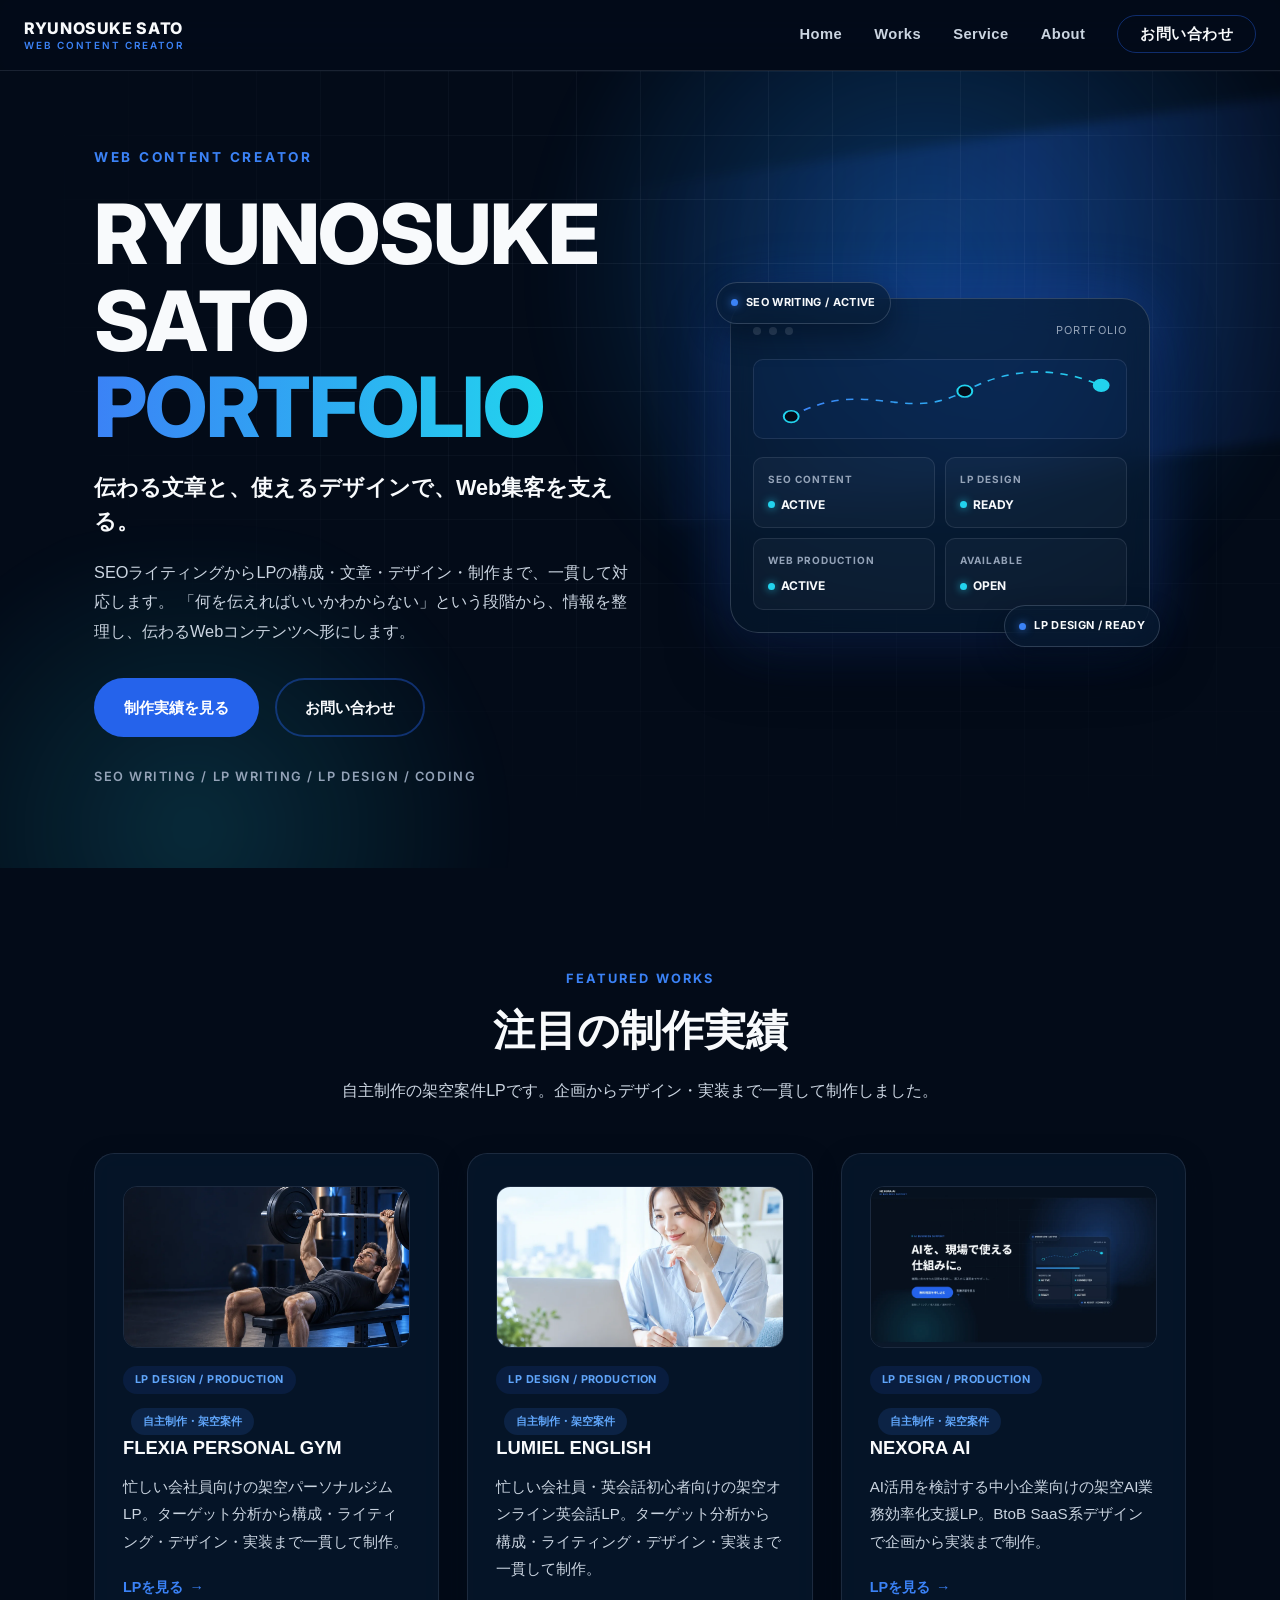
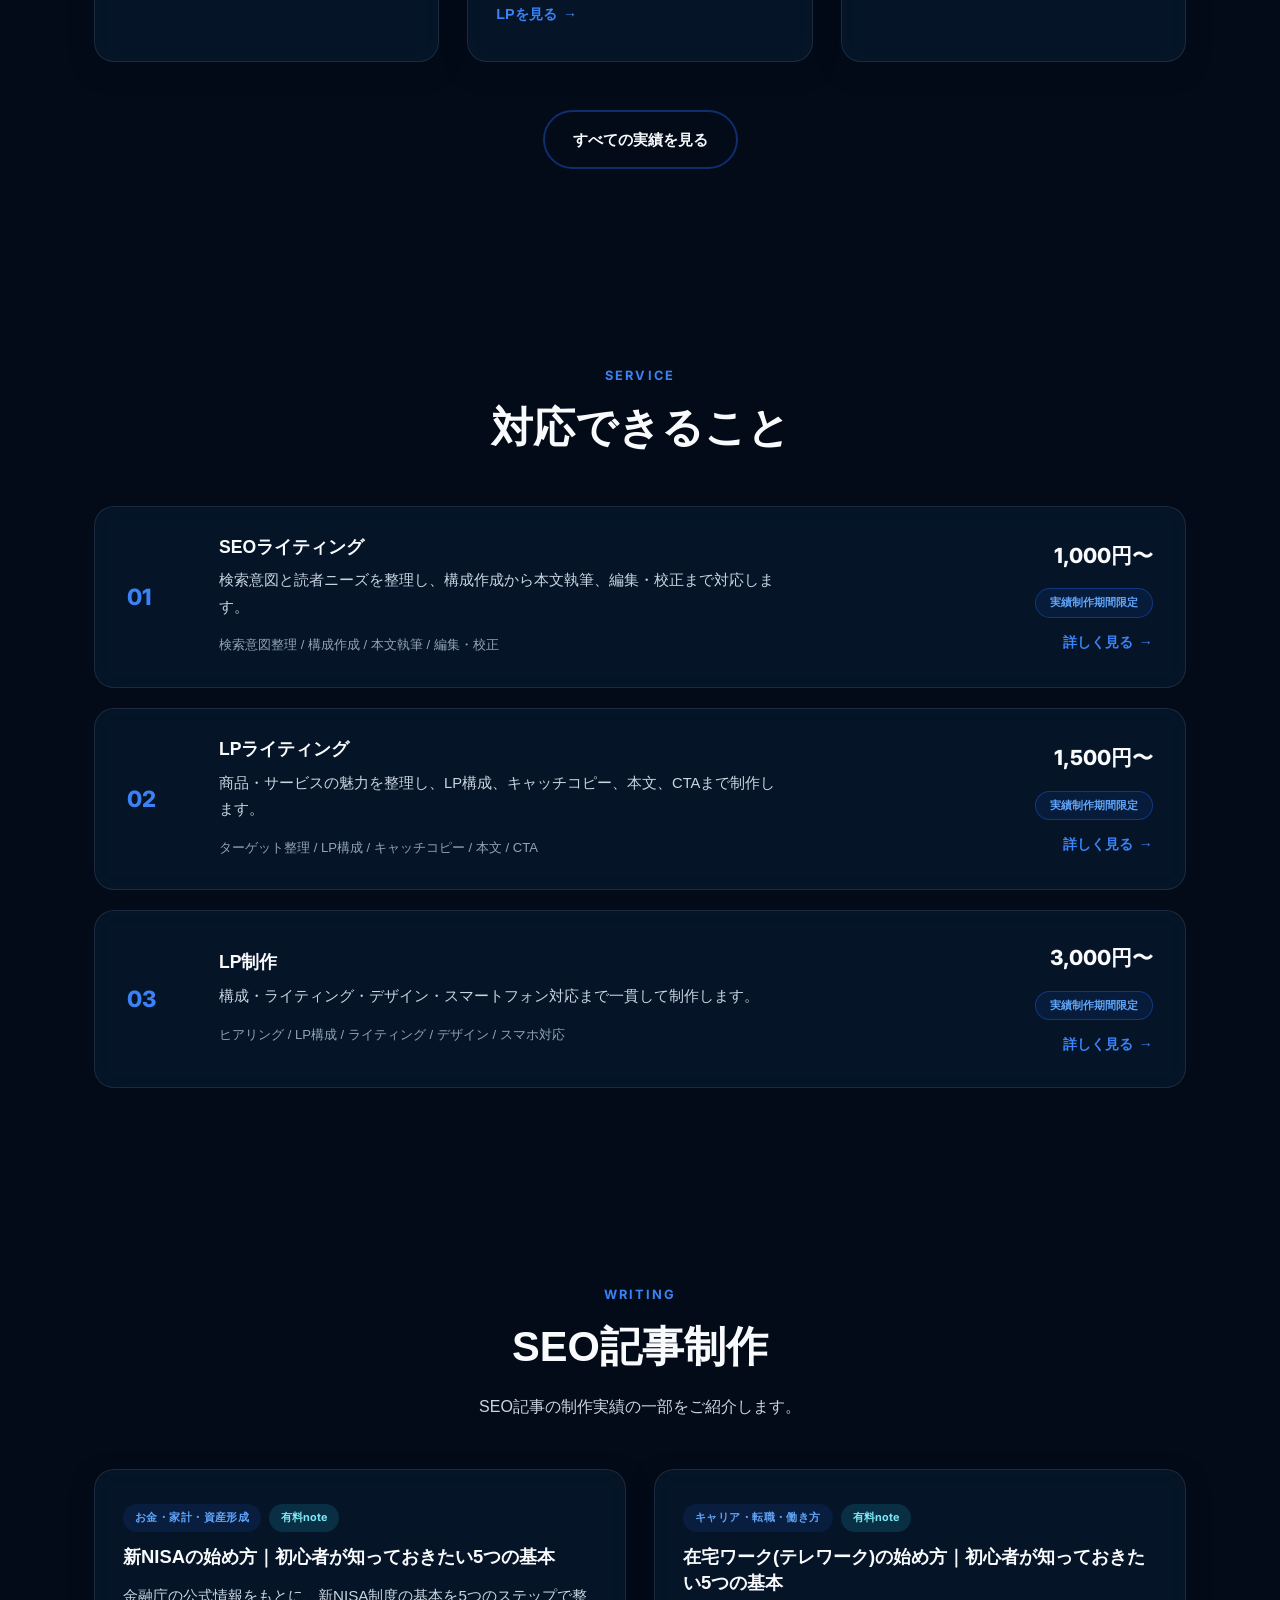
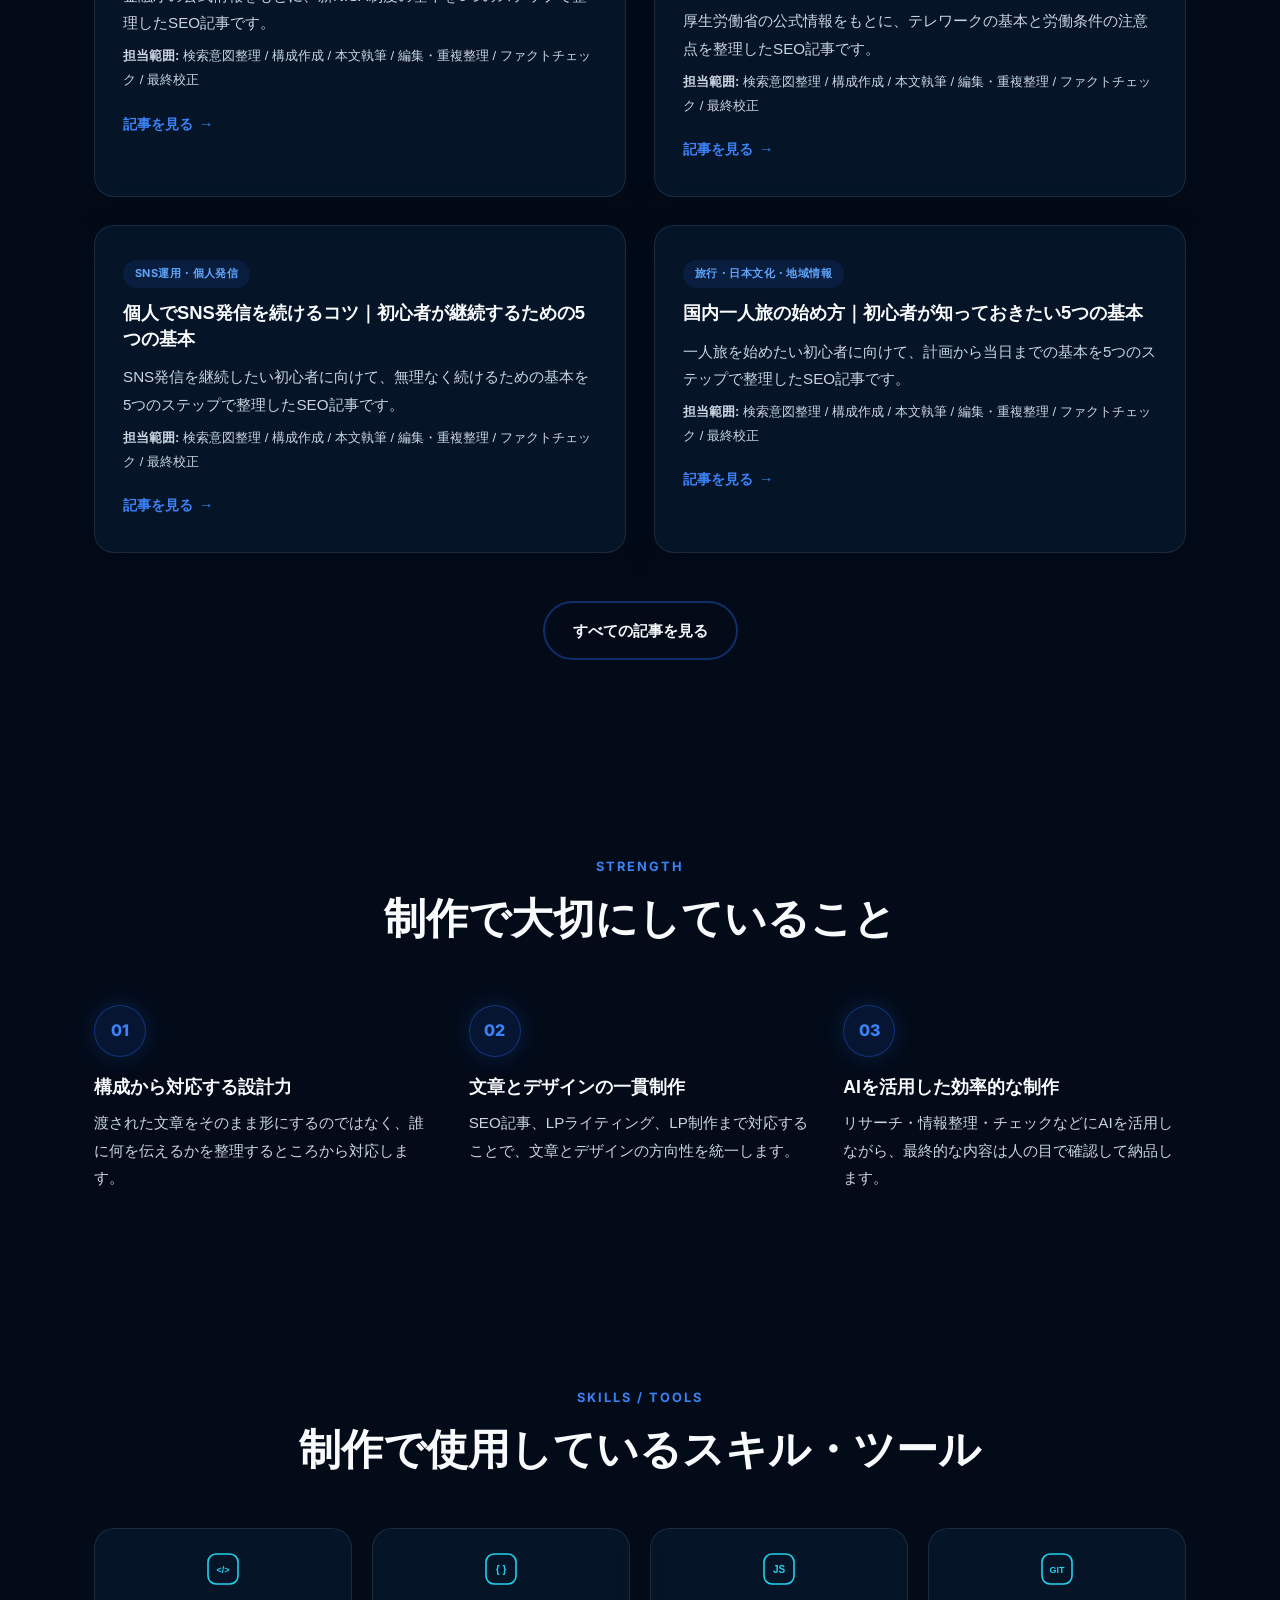
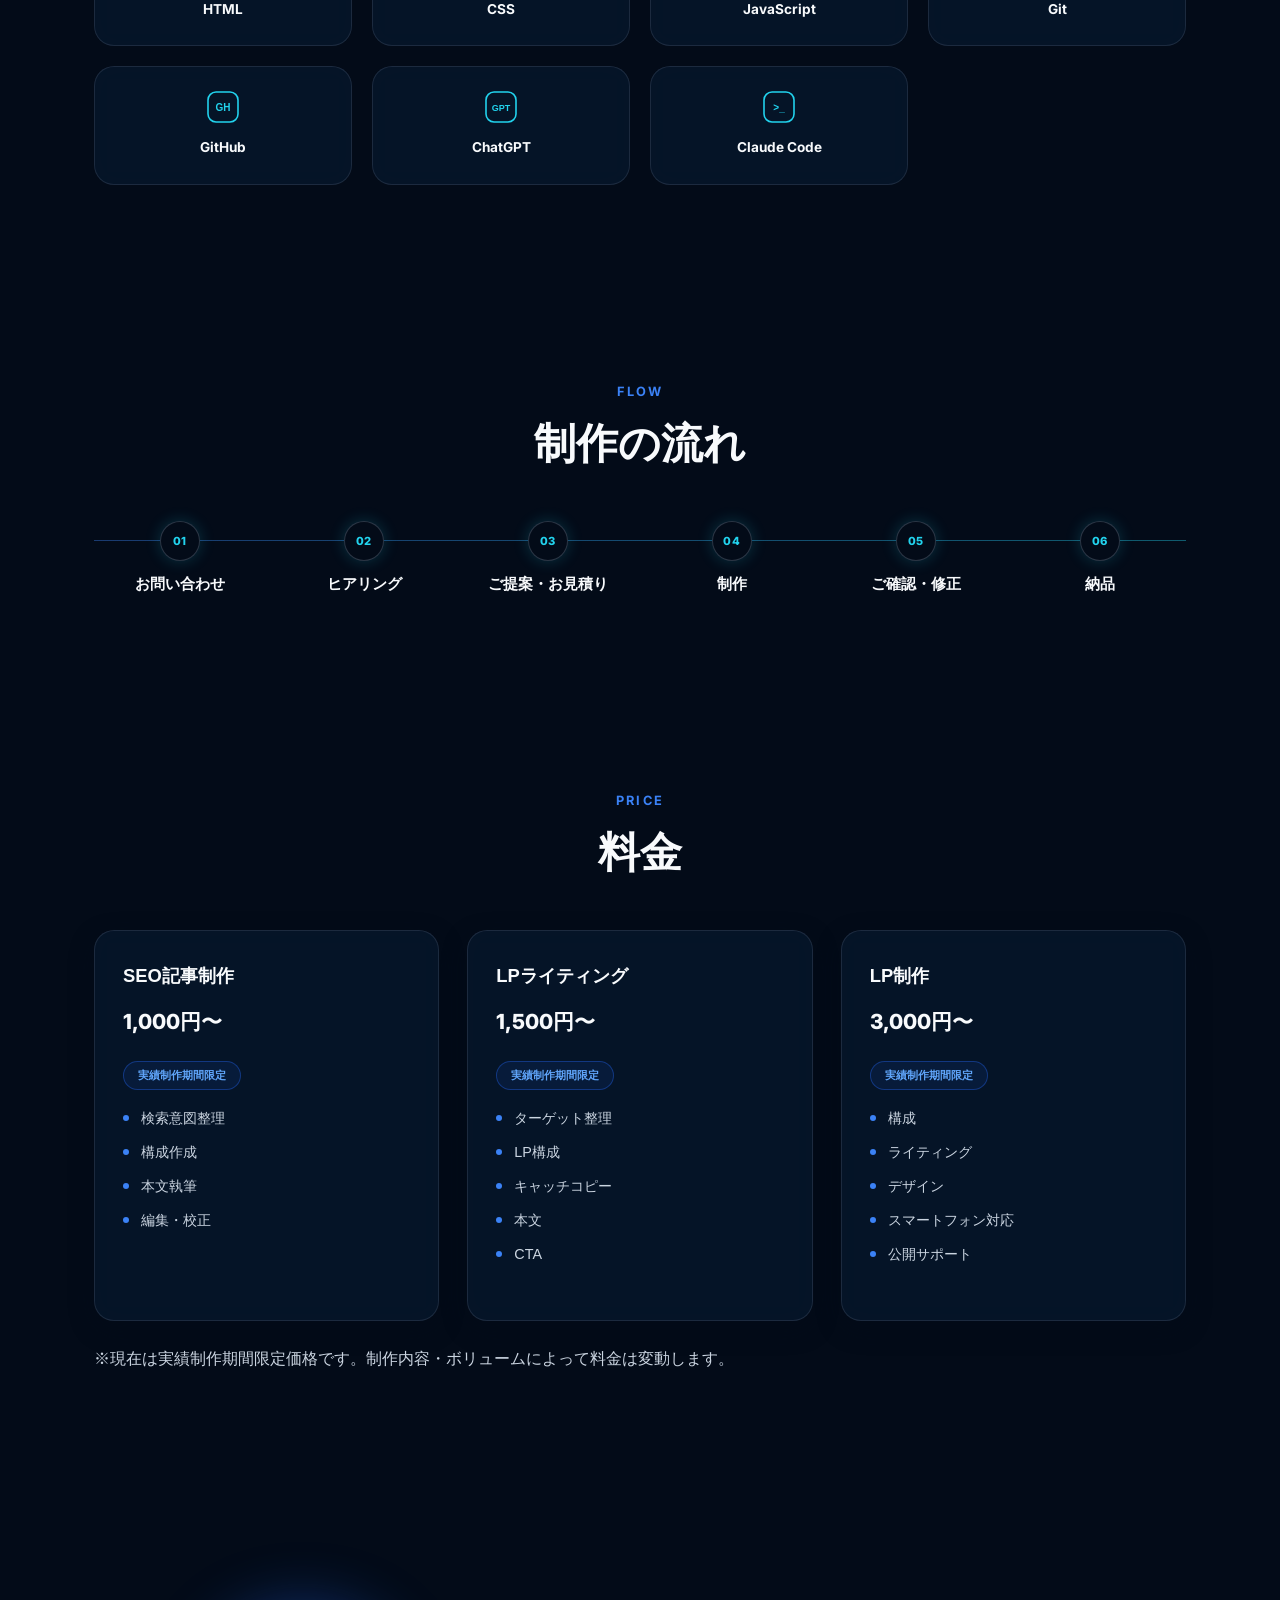
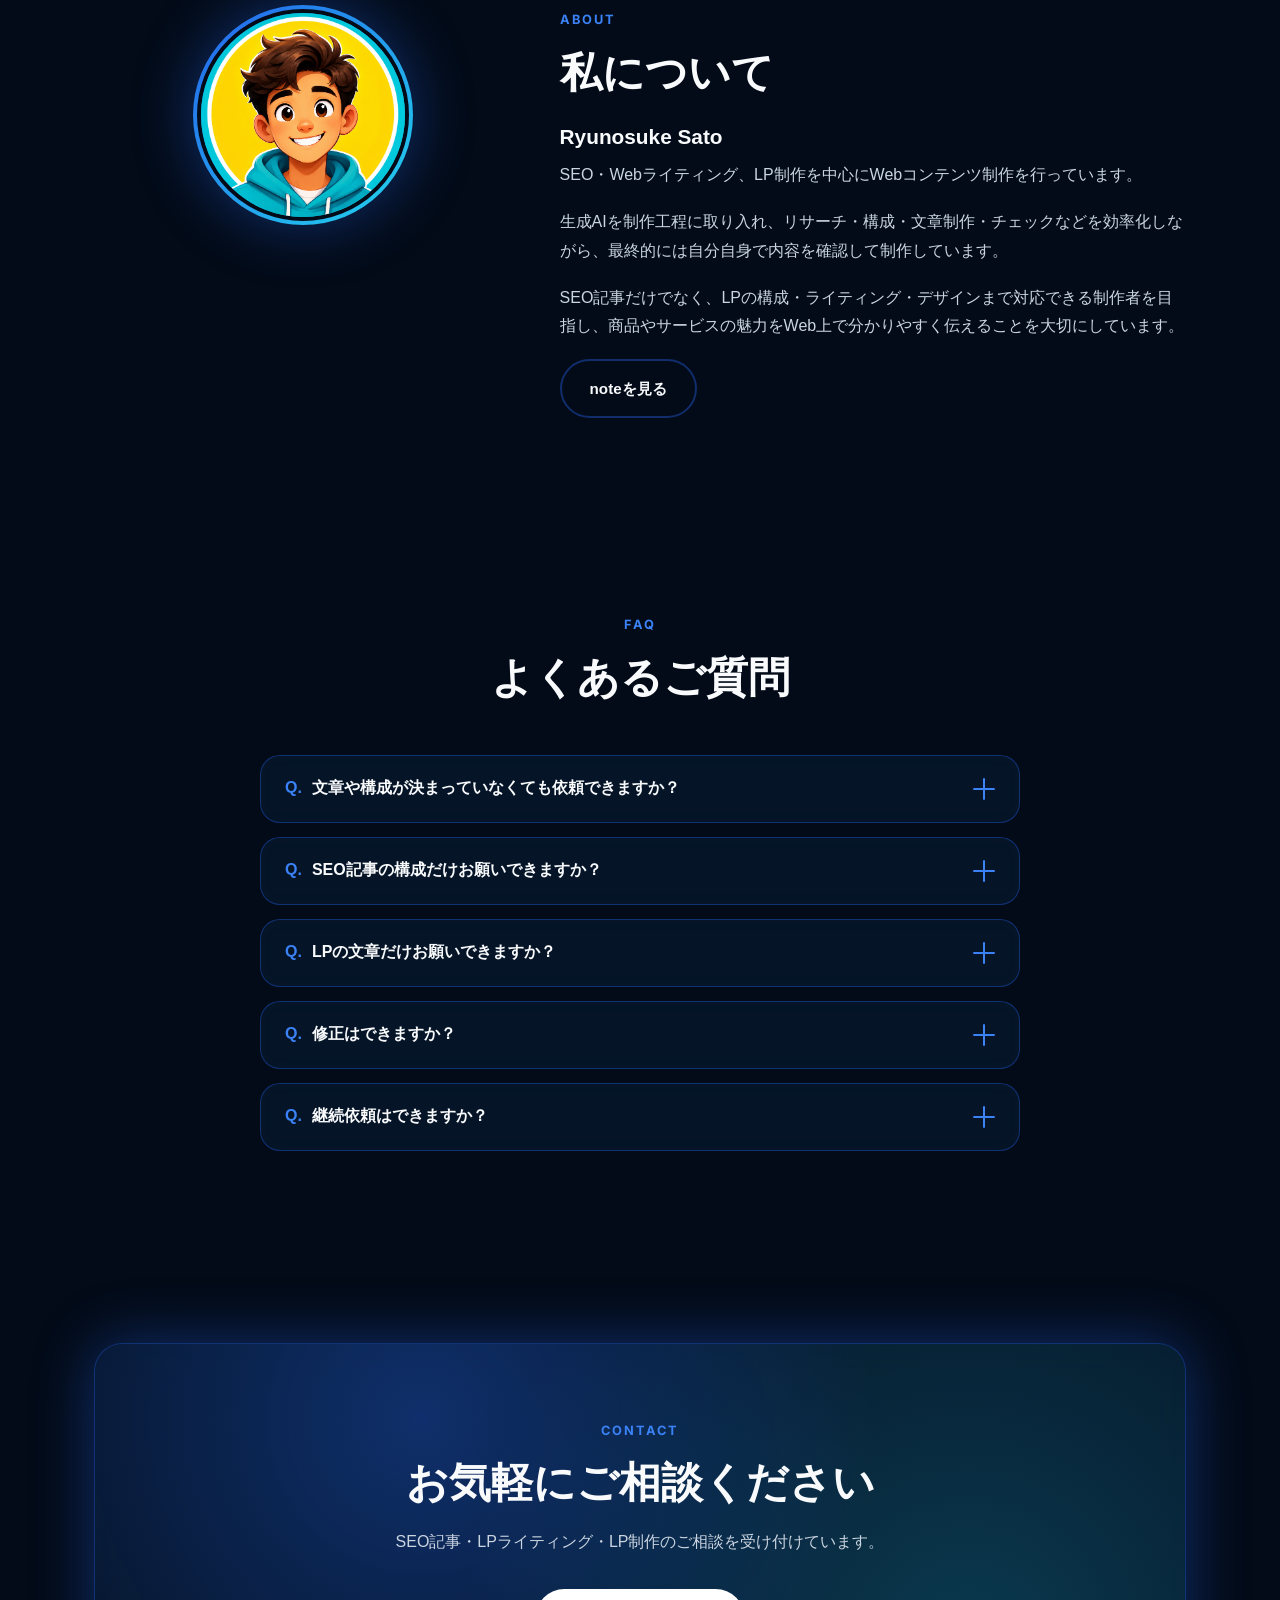
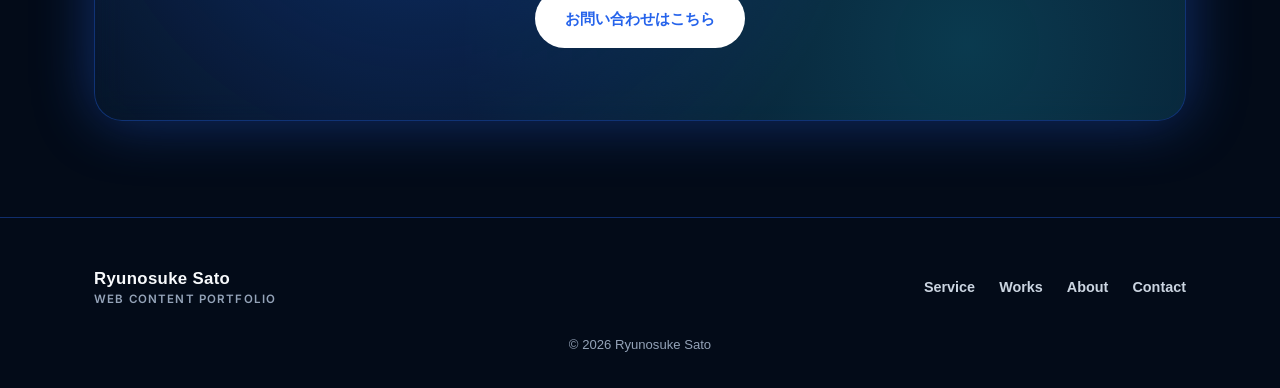
<file: index.html>
<!DOCTYPE html>
<html lang="ja">
<head>
  <meta charset="UTF-8">
  <meta name="viewport" content="width=device-width, initial-scale=1.0">
  <title>Ryunosuke Sato | SEOライティング・LP制作</title>
  <meta name="description" content="SEOライティングからLPの構成・文章・デザイン・制作まで、一貫して対応します。Web集客のご相談はお気軽にどうぞ。">
  <link rel="preconnect" href="https://fonts.googleapis.com">
  <link rel="preconnect" href="https://fonts.gstatic.com" crossorigin>
  <link href="https://fonts.googleapis.com/css2?family=Inter:wght@600;700;800;900&display=swap" rel="stylesheet">
  <link rel="stylesheet" href="css/style.css">
</head>
<body>

  <svg width="0" height="0" style="position:absolute" aria-hidden="true">
    <defs>
      <linearGradient id="portfolio-line-gradient" x1="0%" y1="0%" x2="100%" y2="0%">
        <stop offset="0%" stop-color="#3B82F6" />
        <stop offset="100%" stop-color="#22D3EE" />
      </linearGradient>
    </defs>
  </svg>

  <header>
    <a href="#hero" class="site-brand">
      <span class="site-brand-name">RYUNOSUKE SATO</span>
      <span class="site-brand-role">WEB CONTENT CREATOR</span>
    </a>
    <button class="menu-toggle" aria-label="メニューを開閉する" aria-expanded="false">
      <span></span>
      <span></span>
      <span></span>
    </button>
    <nav>
      <ul>
        <li><a href="#hero">Home</a></li>
        <li><a href="#featured-works">Works</a></li>
        <li><a href="#service">Service</a></li>
        <li><a href="#about">About</a></li>
        <li><a href="contact.html" class="nav-cta">お問い合わせ</a></li>
      </ul>
    </nav>
  </header>

  <main>

    <!-- HERO -->
    <section id="hero">
      <div class="hero-bg-glow" aria-hidden="true"></div>
      <div class="hero-grid-overlay" aria-hidden="true"></div>
      <div class="hero-light-streak" aria-hidden="true"></div>
      <div class="container hero-inner">
        <div class="hero-content reveal">
          <span class="hero-eyebrow">Web Content Creator</span>
          <h1 class="hero-title-en">RYUNOSUKE SATO<br><span class="hero-title-gradient">PORTFOLIO</span></h1>
          <p class="hero-copy-jp">伝わる文章と、使えるデザインで、Web集客を支える。</p>
          <p class="hero-desc">
            SEOライティングからLPの構成・文章・デザイン・制作まで、一貫して対応します。
            「何を伝えればいいかわからない」という段階から、情報を整理し、伝わるWebコンテンツへ形にします。
          </p>
          <div class="button-group">
            <a href="#featured-works" class="button button-primary">制作実績を見る</a>
            <a href="contact.html" class="button button-outline">お問い合わせ</a>
          </div>
          <span class="hero-subline">SEO WRITING / LP WRITING / LP DESIGN / CODING</span>
        </div>

        <div class="hero-visual reveal" aria-hidden="true">
          <div class="hero-dashboard-wrap">
            <div class="hero-dashboard-floating hero-dashboard-floating-a">
              <span class="status-dot"></span>
              SEO WRITING / ACTIVE
            </div>

            <div class="hero-dashboard-panel">
              <div class="hero-dashboard-topbar">
                <span class="hero-dashboard-dot"></span>
                <span class="hero-dashboard-dot"></span>
                <span class="hero-dashboard-dot"></span>
                <span class="hero-dashboard-topbar-label">PORTFOLIO</span>
              </div>

              <div class="hero-dashboard-flow">
                <svg viewBox="0 0 300 80" preserveAspectRatio="none">
                  <path class="hero-dashboard-flow-line" d="M30,58 C90,16 120,66 170,32 S260,16 280,26"></path>
                  <circle class="hero-dashboard-flow-node" cx="30" cy="58" r="6"></circle>
                  <circle class="hero-dashboard-flow-node" cx="170" cy="32" r="6"></circle>
                  <circle class="hero-dashboard-flow-node hero-dashboard-flow-node-fill" cx="280" cy="26" r="6"></circle>
                </svg>
              </div>

              <div class="hero-dashboard-status-grid">
                <div class="hero-dashboard-status-card">
                  <span class="hero-dashboard-status-label">SEO Content</span>
                  <span class="hero-dashboard-status-value"><span class="status-dot"></span>ACTIVE</span>
                </div>
                <div class="hero-dashboard-status-card">
                  <span class="hero-dashboard-status-label">LP Design</span>
                  <span class="hero-dashboard-status-value"><span class="status-dot"></span>READY</span>
                </div>
                <div class="hero-dashboard-status-card">
                  <span class="hero-dashboard-status-label">Web Production</span>
                  <span class="hero-dashboard-status-value"><span class="status-dot"></span>ACTIVE</span>
                </div>
                <div class="hero-dashboard-status-card">
                  <span class="hero-dashboard-status-label">Available</span>
                  <span class="hero-dashboard-status-value"><span class="status-dot"></span>OPEN</span>
                </div>
              </div>
            </div>

            <div class="hero-dashboard-floating hero-dashboard-floating-b">
              <span class="status-dot"></span>
              LP DESIGN / READY
            </div>
          </div>
        </div>
      </div>
    </section>

    <!-- FEATURED WORKS -->
    <section id="featured-works">
      <div class="container">
        <div class="section-head reveal">
          <span class="section-eyebrow">Featured Works</span>
          <h2 class="section-title">注目の制作実績</h2>
          <p class="section-lead">自主制作の架空案件LPです。企画からデザイン・実装まで一貫して制作しました。</p>
        </div>

        <div class="card-grid">
          <article class="card reveal">
            <img class="work-card-thumb" src="lp-auto/projects/flexia-personal-gym/site/images/flexia-hero.webp" alt="FLEXIA PERSONAL GYM LPのファーストビュー" loading="lazy">
            <span class="work-tag">LP DESIGN / PRODUCTION</span><span class="badge badge-sample">自主制作・架空案件</span>
            <h3>FLEXIA PERSONAL GYM</h3>
            <p>忙しい会社員向けの架空パーソナルジムLP。ターゲット分析から構成・ライティング・デザイン・実装まで一貫して制作。</p>
            <div class="card-links">
              <a href="lp-auto/projects/flexia-personal-gym/site/index.html" target="_blank" rel="noopener noreferrer" class="link-arrow">LPを見る</a>
            </div>
          </article>
          <article class="card reveal">
            <img class="work-card-thumb" src="lp-auto/projects/lumiel-english/site/images/lumiel-hero.webp" alt="LUMIEL ENGLISH LPのファーストビュー" loading="lazy">
            <span class="work-tag">LP DESIGN / PRODUCTION</span><span class="badge badge-sample">自主制作・架空案件</span>
            <h3>LUMIEL ENGLISH</h3>
            <p>忙しい会社員・英会話初心者向けの架空オンライン英会話LP。ターゲット分析から構成・ライティング・デザイン・実装まで一貫して制作。</p>
            <div class="card-links">
              <a href="lp-auto/projects/lumiel-english/site/index.html" target="_blank" rel="noopener noreferrer" class="link-arrow">LPを見る</a>
            </div>
          </article>
          <article class="card reveal">
            <img class="work-card-thumb" src="images/nexora-ai-portfolio.webp" alt="NEXORA AI LPのイメージビジュアル" loading="lazy">
            <span class="work-tag">LP DESIGN / PRODUCTION</span><span class="badge badge-sample">自主制作・架空案件</span>
            <h3>NEXORA AI</h3>
            <p>AI活用を検討する中小企業向けの架空AI業務効率化支援LP。BtoB SaaS系デザインで企画から実装まで制作。</p>
            <div class="card-links">
              <a href="lp-auto/projects/nexora-ai/site/index.html" target="_blank" rel="noopener noreferrer" class="link-arrow">LPを見る</a>
            </div>
          </article>
        </div>

        <div class="works-more reveal">
          <a href="works.html" class="button button-outline">すべての実績を見る</a>
        </div>
      </div>
    </section>

    <!-- SERVICE -->
    <section id="service">
      <div class="container">
        <div class="section-head reveal">
          <span class="section-eyebrow">SERVICE</span>
          <h2 class="section-title">対応できること</h2>
        </div>

        <div class="service-list">

          <article class="service-row reveal">
            <span class="service-row-number">01</span>
            <div class="service-row-body">
              <h3>SEOライティング</h3>
              <p>検索意図と読者ニーズを整理し、構成作成から本文執筆、編集・校正まで対応します。</p>
              <span class="service-row-bullets">検索意図整理 / 構成作成 / 本文執筆 / 編集・校正</span>
            </div>
            <div class="service-row-price">
              <span class="card-price">1,000円〜</span>
              <span class="badge-limited">実績制作期間限定</span>
              <div class="service-row-link"><a href="#price" class="link-arrow">詳しく見る</a></div>
            </div>
          </article>

          <article class="service-row reveal">
            <span class="service-row-number">02</span>
            <div class="service-row-body">
              <h3>LPライティング</h3>
              <p>商品・サービスの魅力を整理し、LP構成、キャッチコピー、本文、CTAまで制作します。</p>
              <span class="service-row-bullets">ターゲット整理 / LP構成 / キャッチコピー / 本文 / CTA</span>
            </div>
            <div class="service-row-price">
              <span class="card-price">1,500円〜</span>
              <span class="badge-limited">実績制作期間限定</span>
              <div class="service-row-link"><a href="#price" class="link-arrow">詳しく見る</a></div>
            </div>
          </article>

          <article class="service-row reveal">
            <span class="service-row-number">03</span>
            <div class="service-row-body">
              <h3>LP制作</h3>
              <p>構成・ライティング・デザイン・スマートフォン対応まで一貫して制作します。</p>
              <span class="service-row-bullets">ヒアリング / LP構成 / ライティング / デザイン / スマホ対応</span>
            </div>
            <div class="service-row-price">
              <span class="card-price">3,000円〜</span>
              <span class="badge-limited">実績制作期間限定</span>
              <div class="service-row-link"><a href="#price" class="link-arrow">詳しく見る</a></div>
            </div>
          </article>

        </div>
      </div>
    </section>

    <!-- WRITING (テイザー) -->
    <section id="writing">
      <div class="container">
        <div class="section-head reveal">
          <span class="section-eyebrow">Writing</span>
          <h2 class="section-title">SEO記事制作</h2>
          <p class="section-lead">SEO記事の制作実績の一部をご紹介します。</p>
        </div>

        <div class="card-grid writing-teaser-grid">

          <article class="card reveal">
            <span class="work-tag">お金・家計・資産形成</span><span class="badge badge-paid">有料note</span>
            <h3>新NISAの始め方｜初心者が知っておきたい5つの基本</h3>
            <p>金融庁の公式情報をもとに、新NISA制度の基本を5つのステップで整理したSEO記事です。</p>
            <p class="card-meta"><strong>担当範囲:</strong> 検索意図整理 / 構成作成 / 本文執筆 / 編集・重複整理 / ファクトチェック / 最終校正</p>
            <div class="card-links">
              <a href="https://note.com/vivid_agapan9603/n/n4c7f91de643b" target="_blank" rel="noopener noreferrer" class="link-arrow">記事を見る</a>
            </div>
          </article>

          <article class="card reveal">
            <span class="work-tag">キャリア・転職・働き方</span><span class="badge badge-paid">有料note</span>
            <h3>在宅ワーク(テレワーク)の始め方｜初心者が知っておきたい5つの基本</h3>
            <p>厚生労働省の公式情報をもとに、テレワークの基本と労働条件の注意点を整理したSEO記事です。</p>
            <p class="card-meta"><strong>担当範囲:</strong> 検索意図整理 / 構成作成 / 本文執筆 / 編集・重複整理 / ファクトチェック / 最終校正</p>
            <div class="card-links">
              <a href="https://note.com/vivid_agapan9603/n/n5365ff2f8c98" target="_blank" rel="noopener noreferrer" class="link-arrow">記事を見る</a>
            </div>
          </article>

          <article class="card reveal">
            <span class="work-tag">SNS運用・個人発信</span>
            <h3>個人でSNS発信を続けるコツ｜初心者が継続するための5つの基本</h3>
            <p>SNS発信を継続したい初心者に向けて、無理なく続けるための基本を5つのステップで整理したSEO記事です。</p>
            <p class="card-meta"><strong>担当範囲:</strong> 検索意図整理 / 構成作成 / 本文執筆 / 編集・重複整理 / ファクトチェック / 最終校正</p>
            <div class="card-links">
              <a href="https://note.com/vivid_agapan9603/n/na71e288d4a94?sub_rt=share_pb" target="_blank" rel="noopener noreferrer" class="link-arrow">記事を見る</a>
            </div>
          </article>

          <article class="card reveal">
            <span class="work-tag">旅行・日本文化・地域情報</span>
            <h3>国内一人旅の始め方｜初心者が知っておきたい5つの基本</h3>
            <p>一人旅を始めたい初心者に向けて、計画から当日までの基本を5つのステップで整理したSEO記事です。</p>
            <p class="card-meta"><strong>担当範囲:</strong> 検索意図整理 / 構成作成 / 本文執筆 / 編集・重複整理 / ファクトチェック / 最終校正</p>
            <div class="card-links">
              <a href="https://note.com/vivid_agapan9603/n/neb201e748225?sub_rt=share_pb" target="_blank" rel="noopener noreferrer" class="link-arrow">記事を見る</a>
            </div>
          </article>

        </div>

        <div class="works-more reveal">
          <a href="works.html" class="button button-outline">すべての記事を見る</a>
        </div>
      </div>
    </section>

    <!-- STRENGTH -->
    <section id="strength">
      <div class="container">
        <div class="section-head reveal">
          <span class="section-eyebrow">STRENGTH</span>
          <h2 class="section-title">制作で大切に<br class="mobile-break">していること</h2>
        </div>

        <div class="strength-list">
          <article class="strength-item reveal">
            <span class="strength-icon" aria-hidden="true">01</span>
            <h3>構成から対応する設計力</h3>
            <p>渡された文章をそのまま形にするのではなく、誰に何を伝えるかを整理するところから対応します。</p>
          </article>
          <article class="strength-item reveal">
            <span class="strength-icon" aria-hidden="true">02</span>
            <h3>文章とデザインの一貫制作</h3>
            <p>SEO記事、LPライティング、LP制作まで対応することで、文章とデザインの方向性を統一します。</p>
          </article>
          <article class="strength-item reveal">
            <span class="strength-icon" aria-hidden="true">03</span>
            <h3>AIを活用した効率的な制作</h3>
            <p>リサーチ・情報整理・チェックなどにAIを活用しながら、最終的な内容は人の目で確認して納品します。</p>
          </article>
        </div>
      </div>
    </section>

    <!-- SKILLS / TOOLS -->
    <section id="skills">
      <div class="container">
        <div class="section-head reveal">
          <span class="section-eyebrow">Skills / Tools</span>
          <h2 class="section-title">制作で使用している<br class="mobile-break">スキル・ツール</h2>
        </div>

        <div class="tool-grid reveal">
          <div class="tool-card">
            <span class="tool-icon" aria-hidden="true"><svg viewBox="0 0 32 32" fill="none"><rect x="1" y="1" width="30" height="30" rx="8" stroke="currentColor" stroke-width="1.6"/><text x="16" y="20" text-anchor="middle" font-size="9" font-weight="700" fill="currentColor">&lt;/&gt;</text></svg></span>
            <span class="tool-label">HTML</span>
          </div>
          <div class="tool-card">
            <span class="tool-icon" aria-hidden="true"><svg viewBox="0 0 32 32" fill="none"><rect x="1" y="1" width="30" height="30" rx="8" stroke="currentColor" stroke-width="1.6"/><text x="16" y="20" text-anchor="middle" font-size="10" font-weight="700" fill="currentColor">{ }</text></svg></span>
            <span class="tool-label">CSS</span>
          </div>
          <div class="tool-card">
            <span class="tool-icon" aria-hidden="true"><svg viewBox="0 0 32 32" fill="none"><rect x="1" y="1" width="30" height="30" rx="8" stroke="currentColor" stroke-width="1.6"/><text x="16" y="20" text-anchor="middle" font-size="10" font-weight="700" fill="currentColor">JS</text></svg></span>
            <span class="tool-label">JavaScript</span>
          </div>
          <div class="tool-card">
            <span class="tool-icon" aria-hidden="true"><svg viewBox="0 0 32 32" fill="none"><rect x="1" y="1" width="30" height="30" rx="8" stroke="currentColor" stroke-width="1.6"/><text x="16" y="20" text-anchor="middle" font-size="9" font-weight="700" fill="currentColor">GIT</text></svg></span>
            <span class="tool-label">Git</span>
          </div>
          <div class="tool-card">
            <span class="tool-icon" aria-hidden="true"><svg viewBox="0 0 32 32" fill="none"><rect x="1" y="1" width="30" height="30" rx="8" stroke="currentColor" stroke-width="1.6"/><text x="16" y="20" text-anchor="middle" font-size="10" font-weight="700" fill="currentColor">GH</text></svg></span>
            <span class="tool-label">GitHub</span>
          </div>
          <div class="tool-card">
            <span class="tool-icon" aria-hidden="true"><svg viewBox="0 0 32 32" fill="none"><rect x="1" y="1" width="30" height="30" rx="8" stroke="currentColor" stroke-width="1.6"/><text x="16" y="20" text-anchor="middle" font-size="9" font-weight="700" fill="currentColor">GPT</text></svg></span>
            <span class="tool-label">ChatGPT</span>
          </div>
          <div class="tool-card">
            <span class="tool-icon" aria-hidden="true"><svg viewBox="0 0 32 32" fill="none"><rect x="1" y="1" width="30" height="30" rx="8" stroke="currentColor" stroke-width="1.6"/><text x="16" y="20" text-anchor="middle" font-size="10" font-weight="700" fill="currentColor">&gt;_</text></svg></span>
            <span class="tool-label">Claude Code</span>
          </div>
        </div>
      </div>
    </section>

    <!-- FLOW -->
    <section id="flow">
      <div class="container">
        <div class="section-head reveal">
          <span class="section-eyebrow">FLOW</span>
          <h2 class="section-title">制作の流れ</h2>
        </div>

        <div class="flow-timeline reveal">
          <div class="flow-step">
            <span class="flow-marker"><span class="flow-step-number">01</span></span>
            <h3>お問い合わせ</h3>
          </div>
          <div class="flow-step">
            <span class="flow-marker"><span class="flow-step-number">02</span></span>
            <h3>ヒアリング</h3>
          </div>
          <div class="flow-step">
            <span class="flow-marker"><span class="flow-step-number">03</span></span>
            <h3>ご提案・お見積り</h3>
          </div>
          <div class="flow-step">
            <span class="flow-marker"><span class="flow-step-number">04</span></span>
            <h3>制作</h3>
          </div>
          <div class="flow-step">
            <span class="flow-marker"><span class="flow-step-number">05</span></span>
            <h3>ご確認・修正</h3>
          </div>
          <div class="flow-step">
            <span class="flow-marker"><span class="flow-step-number">06</span></span>
            <h3>納品</h3>
          </div>
        </div>
      </div>
    </section>

    <!-- PRICE -->
    <section id="price">
      <div class="container">
        <div class="section-head reveal">
          <span class="section-eyebrow">PRICE</span>
          <h2 class="section-title">料金</h2>
        </div>

        <div class="card-grid">
          <article class="card reveal">
            <h3>SEO記事制作</h3>
            <span class="card-price">1,000円〜</span>
            <span class="badge-limited">実績制作期間限定</span>
            <ul class="card-list">
              <li>検索意図整理</li>
              <li>構成作成</li>
              <li>本文執筆</li>
              <li>編集・校正</li>
            </ul>
          </article>
          <article class="card reveal">
            <h3>LPライティング</h3>
            <span class="card-price">1,500円〜</span>
            <span class="badge-limited">実績制作期間限定</span>
            <ul class="card-list">
              <li>ターゲット整理</li>
              <li>LP構成</li>
              <li>キャッチコピー</li>
              <li>本文</li>
              <li>CTA</li>
            </ul>
          </article>
          <article class="card reveal">
            <h3>LP制作</h3>
            <span class="card-price">3,000円〜</span>
            <span class="badge-limited">実績制作期間限定</span>
            <ul class="card-list">
              <li>構成</li>
              <li>ライティング</li>
              <li>デザイン</li>
              <li>スマートフォン対応</li>
              <li>公開サポート</li>
            </ul>
          </article>
        </div>
        <p class="section-lead reveal" style="margin-top:24px;">※現在は実績制作期間限定価格です。制作内容・ボリュームによって料金は変動します。</p>
      </div>
    </section>

    <!-- ABOUT -->
    <section id="about">
      <div class="container about-inner">
        <div class="reveal">
          <div class="about-photo-frame">
            <img class="about-photo" src="images/profile-icon.png" alt="Ryunosuke Satoのプロフィール画像">
          </div>
        </div>
        <div class="reveal">
          <span class="section-eyebrow">ABOUT</span>
          <h2 class="section-title" style="margin-bottom:4px;">私について</h2>
          <p class="about-name" style="margin-top:16px;">Ryunosuke Sato</p>
          <div class="about-text">
            <p>SEO・Webライティング、LP制作を中心にWebコンテンツ制作を行っています。</p>
            <p>生成AIを制作工程に取り入れ、リサーチ・構成・文章制作・チェックなどを効率化しながら、最終的には自分自身で内容を確認して制作しています。</p>
            <p>SEO記事だけでなく、LPの構成・ライティング・デザインまで対応できる制作者を目指し、商品やサービスの魅力をWeb上で分かりやすく伝えることを大切にしています。</p>
          </div>
          <a href="https://note.com/vivid_agapan9603" target="_blank" rel="noopener noreferrer" class="button button-outline">noteを見る</a>
        </div>
      </div>
    </section>

    <!-- FAQ -->
    <section id="faq">
      <div class="container">
        <div class="section-head reveal">
          <span class="section-eyebrow">FAQ</span>
          <h2 class="section-title">よくあるご質問</h2>
        </div>

        <div class="faq-list reveal">

          <div class="faq-item">
            <button class="faq-question" aria-expanded="false" aria-controls="faq-answer-1" id="faq-question-1">
              <span><span class="faq-q-label">Q.</span>文章や構成が決まっていなくても依頼できますか？</span>
              <span class="faq-icon" aria-hidden="true"></span>
            </button>
            <div class="faq-answer" id="faq-answer-1" role="region" aria-labelledby="faq-question-1">
              <p>はい。ヒアリングをもとに、構成を整理するところから対応可能です。</p>
            </div>
          </div>

          <div class="faq-item">
            <button class="faq-question" aria-expanded="false" aria-controls="faq-answer-2" id="faq-question-2">
              <span><span class="faq-q-label">Q.</span>SEO記事の構成だけお願いできますか？</span>
              <span class="faq-icon" aria-hidden="true"></span>
            </button>
            <div class="faq-answer" id="faq-answer-2" role="region" aria-labelledby="faq-question-2">
              <p>可能です。構成のみ、ライティングのみなど、ご希望に合わせて対応します。</p>
            </div>
          </div>

          <div class="faq-item">
            <button class="faq-question" aria-expanded="false" aria-controls="faq-answer-3" id="faq-question-3">
              <span><span class="faq-q-label">Q.</span>LPの文章だけお願いできますか？</span>
              <span class="faq-icon" aria-hidden="true"></span>
            </button>
            <div class="faq-answer" id="faq-answer-3" role="region" aria-labelledby="faq-question-3">
              <p>可能です。LP構成・コピーライティングのみのご依頼にも対応しています。</p>
            </div>
          </div>

          <div class="faq-item">
            <button class="faq-question" aria-expanded="false" aria-controls="faq-answer-4" id="faq-question-4">
              <span><span class="faq-q-label">Q.</span>修正はできますか？</span>
              <span class="faq-icon" aria-hidden="true"></span>
            </button>
            <div class="faq-answer" id="faq-answer-4" role="region" aria-labelledby="faq-question-4">
              <p>各プランに応じた回数まで修正対応します。大幅な方向転換の場合は別途ご相談となる場合があります。</p>
            </div>
          </div>

          <div class="faq-item">
            <button class="faq-question" aria-expanded="false" aria-controls="faq-answer-5" id="faq-question-5">
              <span><span class="faq-q-label">Q.</span>継続依頼はできますか？</span>
              <span class="faq-icon" aria-hidden="true"></span>
            </button>
            <div class="faq-answer" id="faq-answer-5" role="region" aria-labelledby="faq-question-5">
              <p>可能です。SEO記事の継続制作などもご相談ください。</p>
            </div>
          </div>

        </div>
      </div>
    </section>

    <!-- CONTACT CTA -->
    <section class="final-cta-wrap" id="contact-cta">
      <div class="container">
        <div class="final-cta reveal">
          <span class="section-eyebrow">Contact</span>
          <h2 class="section-title">お気軽に<br class="mobile-break">ご相談ください</h2>
          <p>SEO記事・LPライティング・LP制作のご相談を受け付けています。</p>
          <a href="contact.html" class="button button-white">お問い合わせはこちら</a>
        </div>
      </div>
    </section>

  </main>

  <footer>
    <div class="container">
      <div class="footer-inner">
        <div class="footer-brand">
          <p class="site-name">Ryunosuke Sato</p>
          <p class="footer-tagline">WEB CONTENT PORTFOLIO</p>
        </div>
        <nav class="footer-nav">
          <ul>
            <li><a href="#service">Service</a></li>
            <li><a href="#featured-works">Works</a></li>
            <li><a href="#about">About</a></li>
            <li><a href="contact.html">Contact</a></li>
          </ul>
        </nav>
      </div>
      <p class="footer-copy">&copy; 2026 Ryunosuke Sato</p>
    </div>
  </footer>

  <script src="js/main.js"></script>
</body>
</html>
</file>
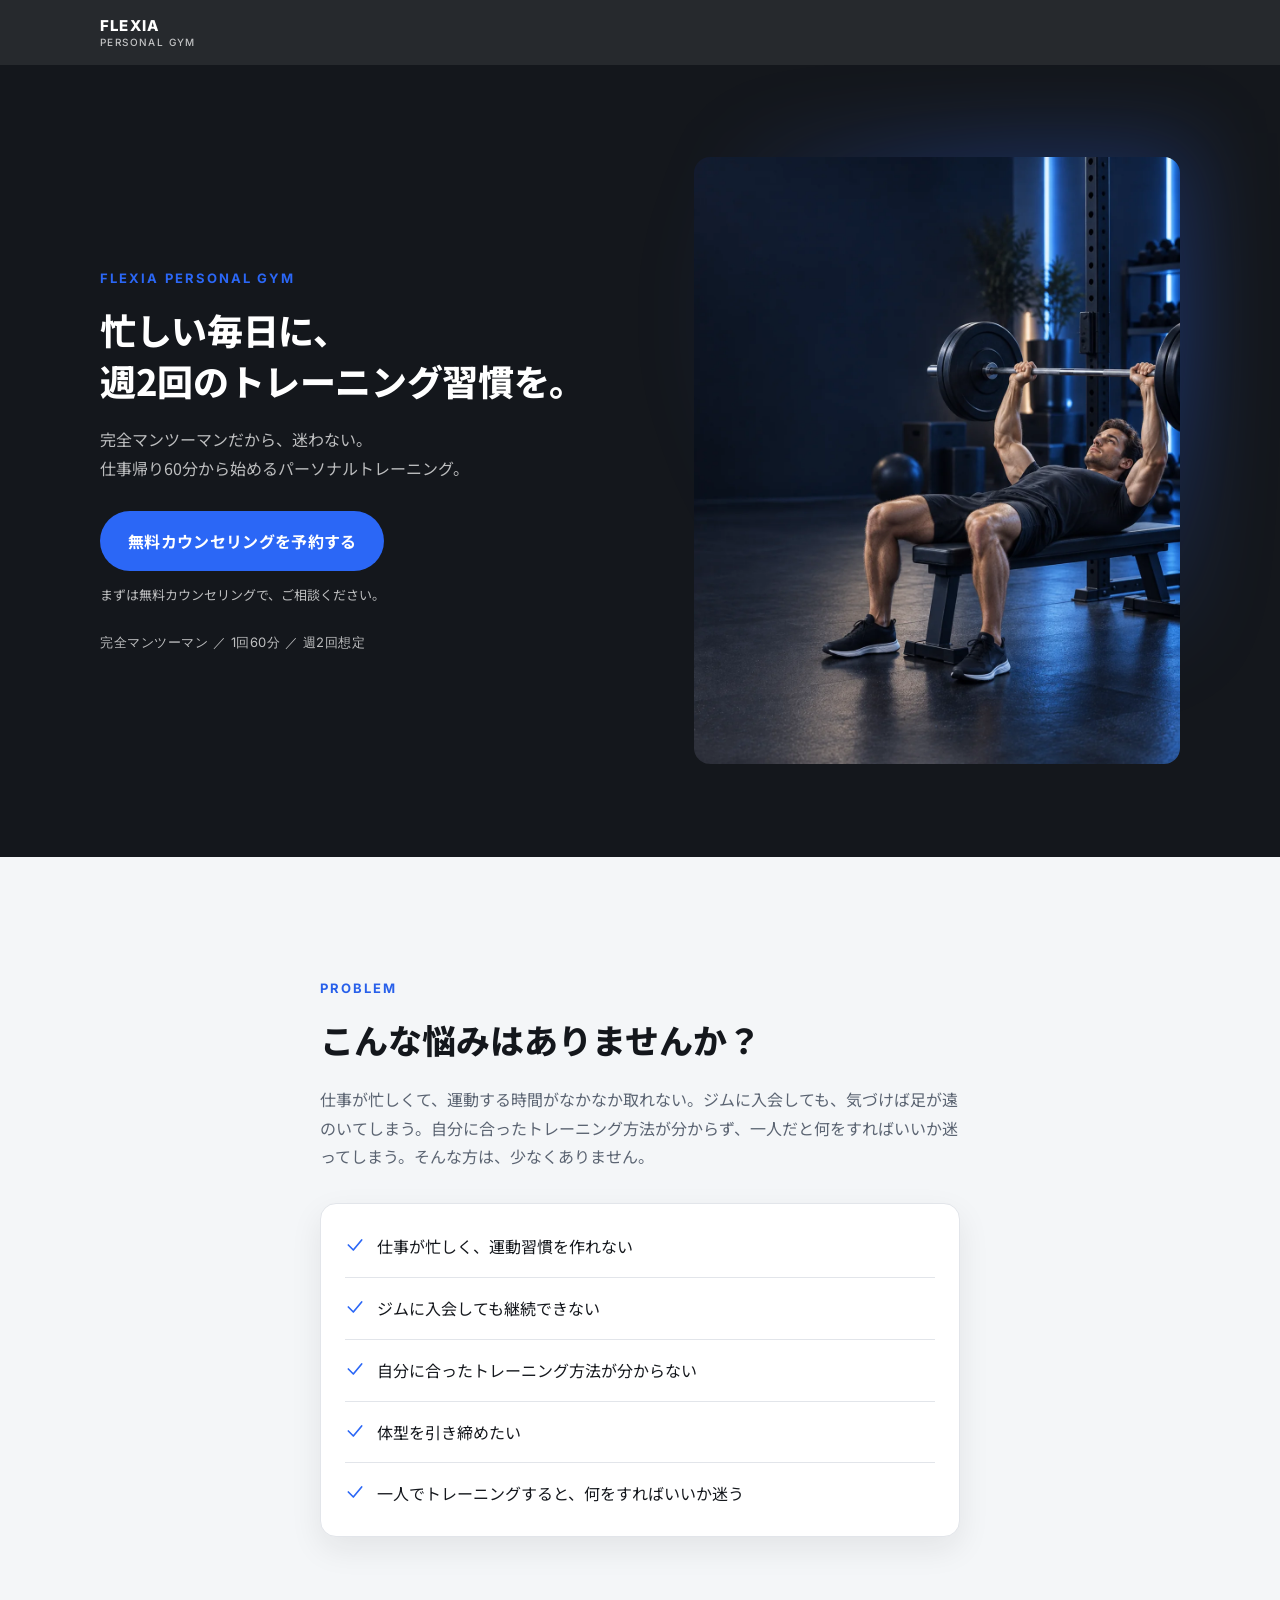
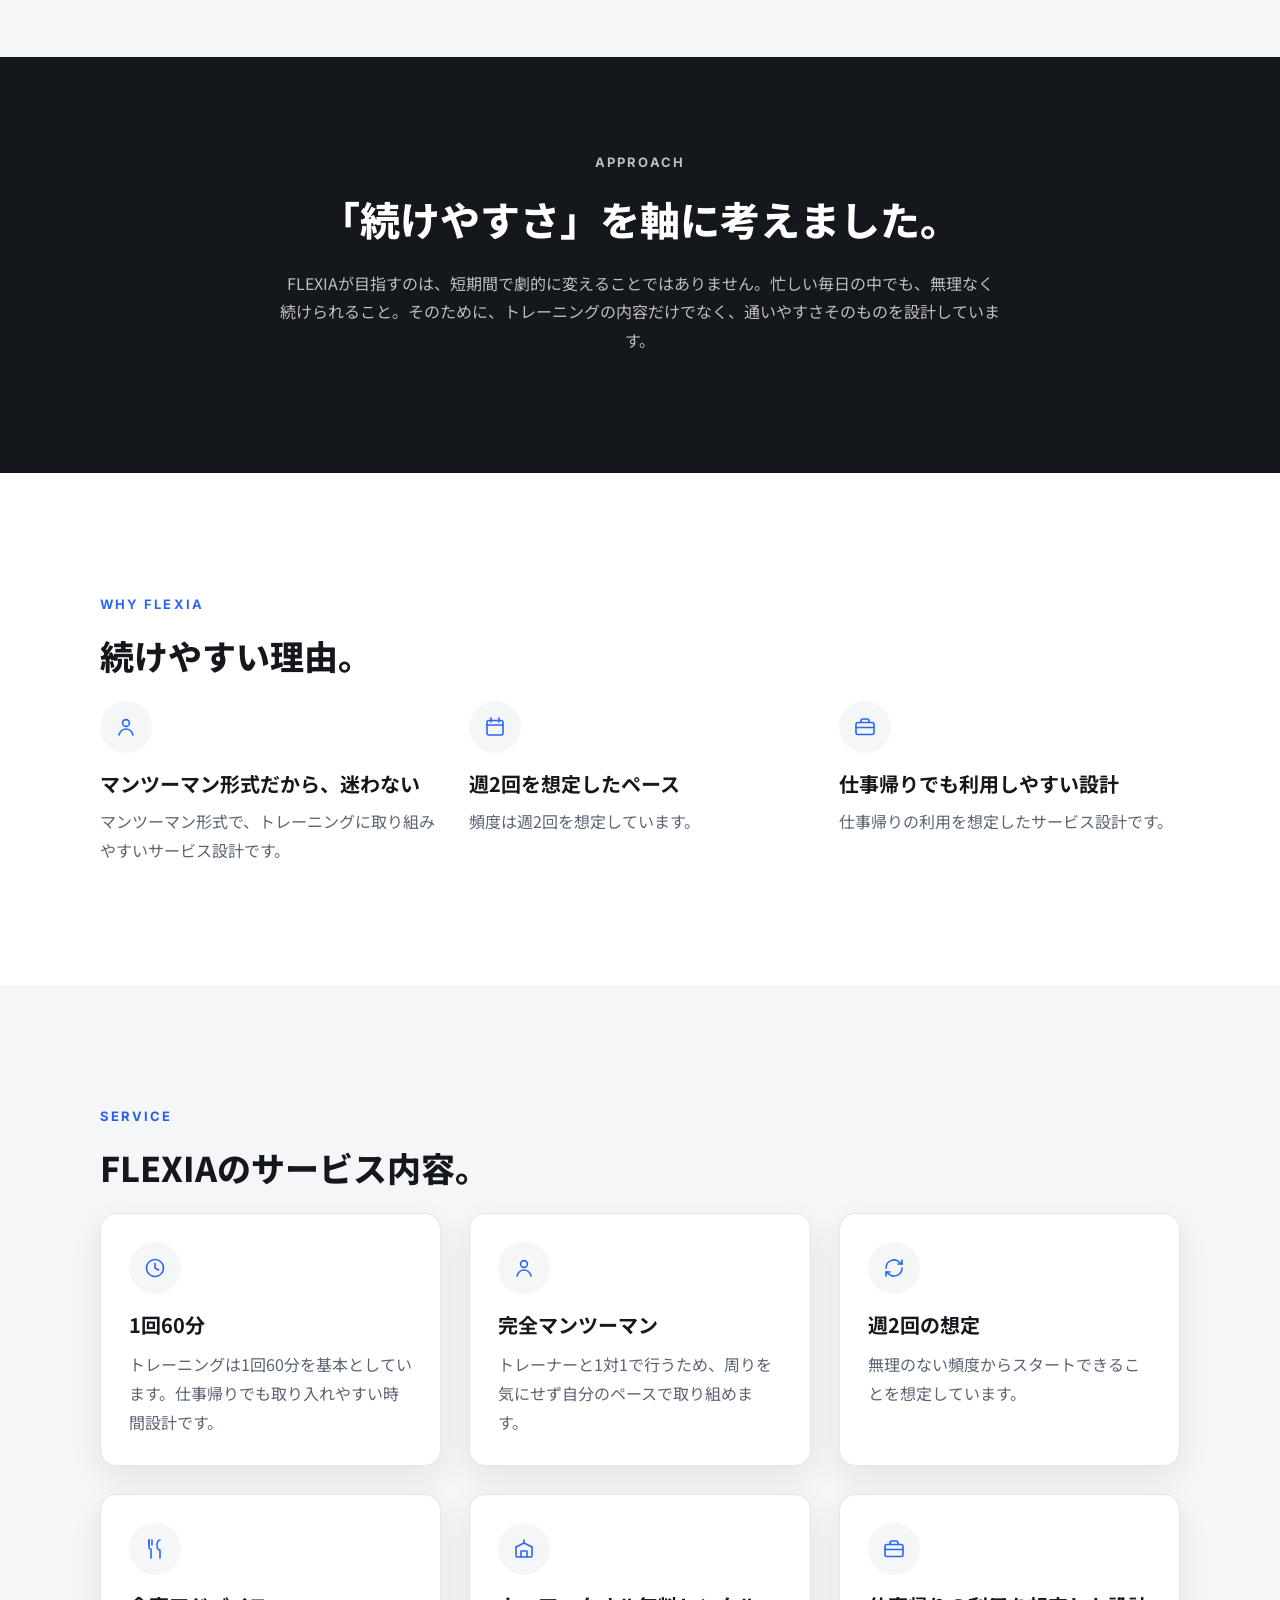
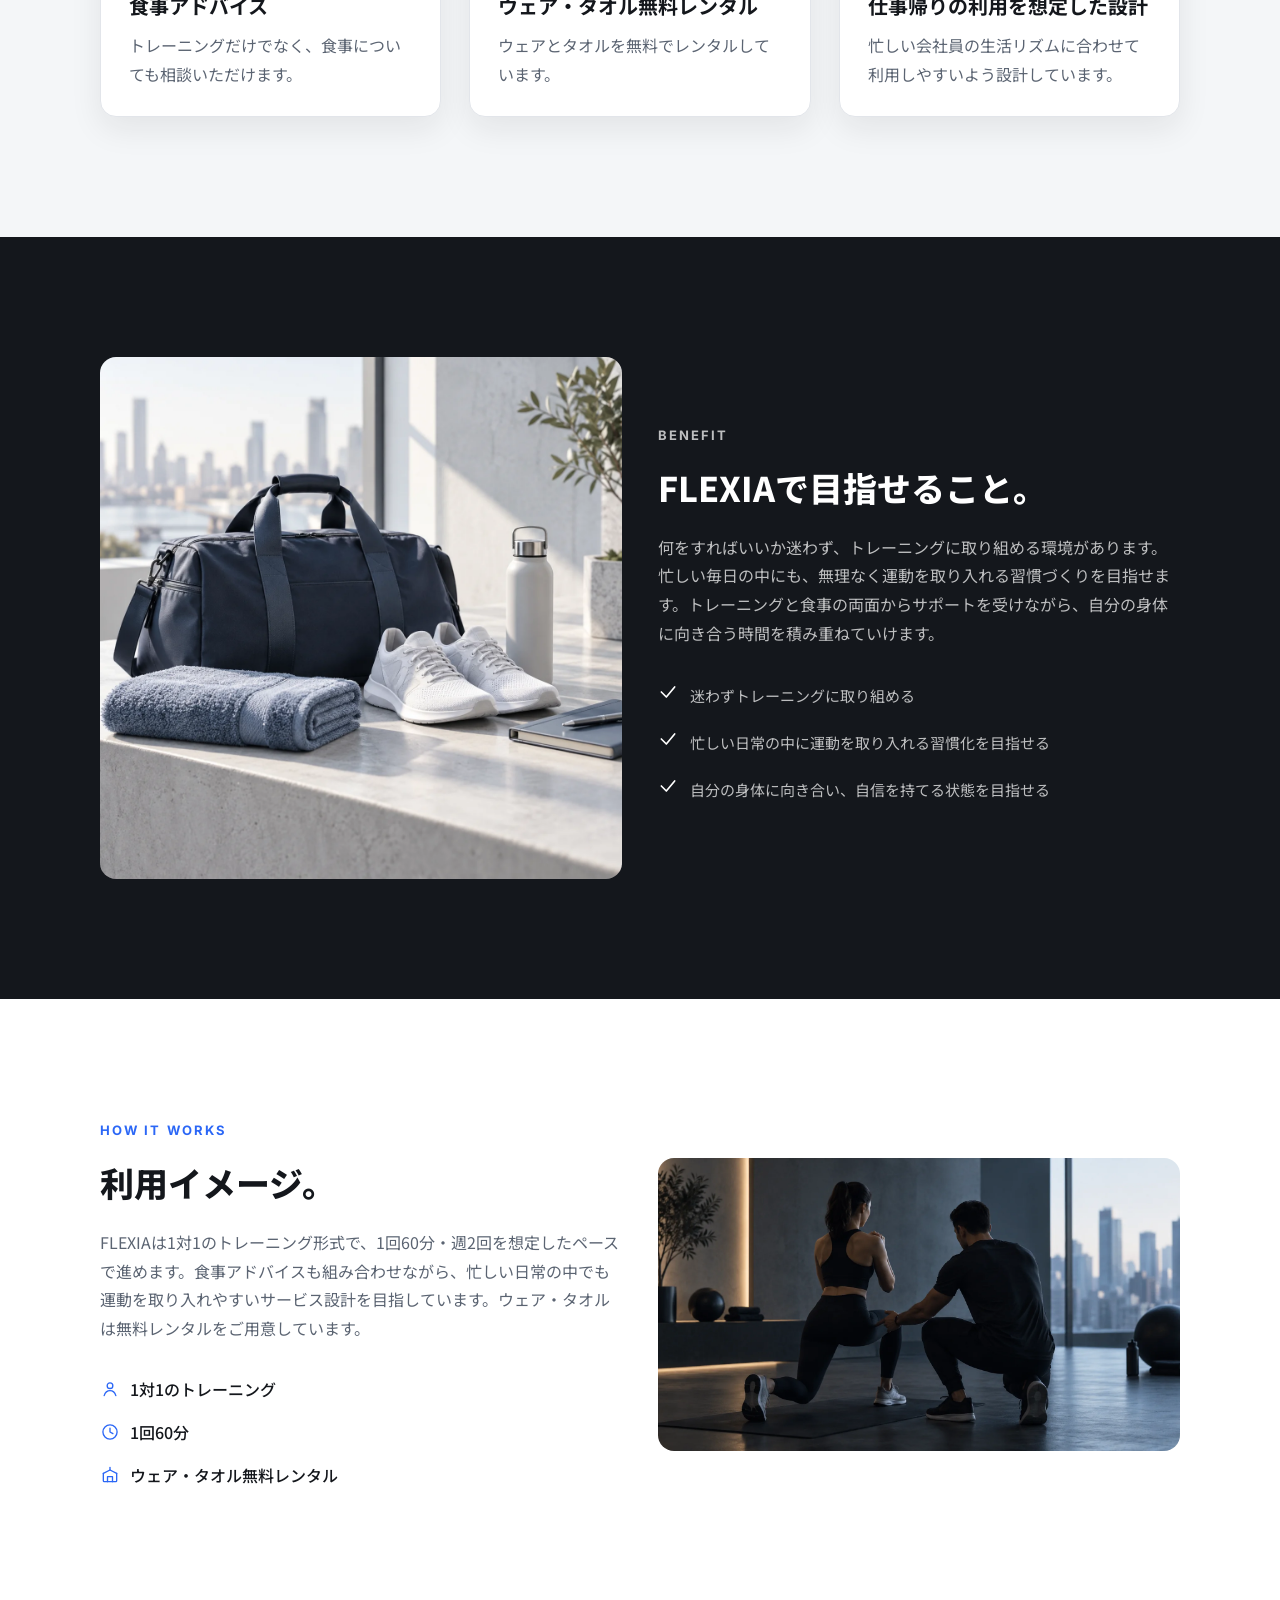
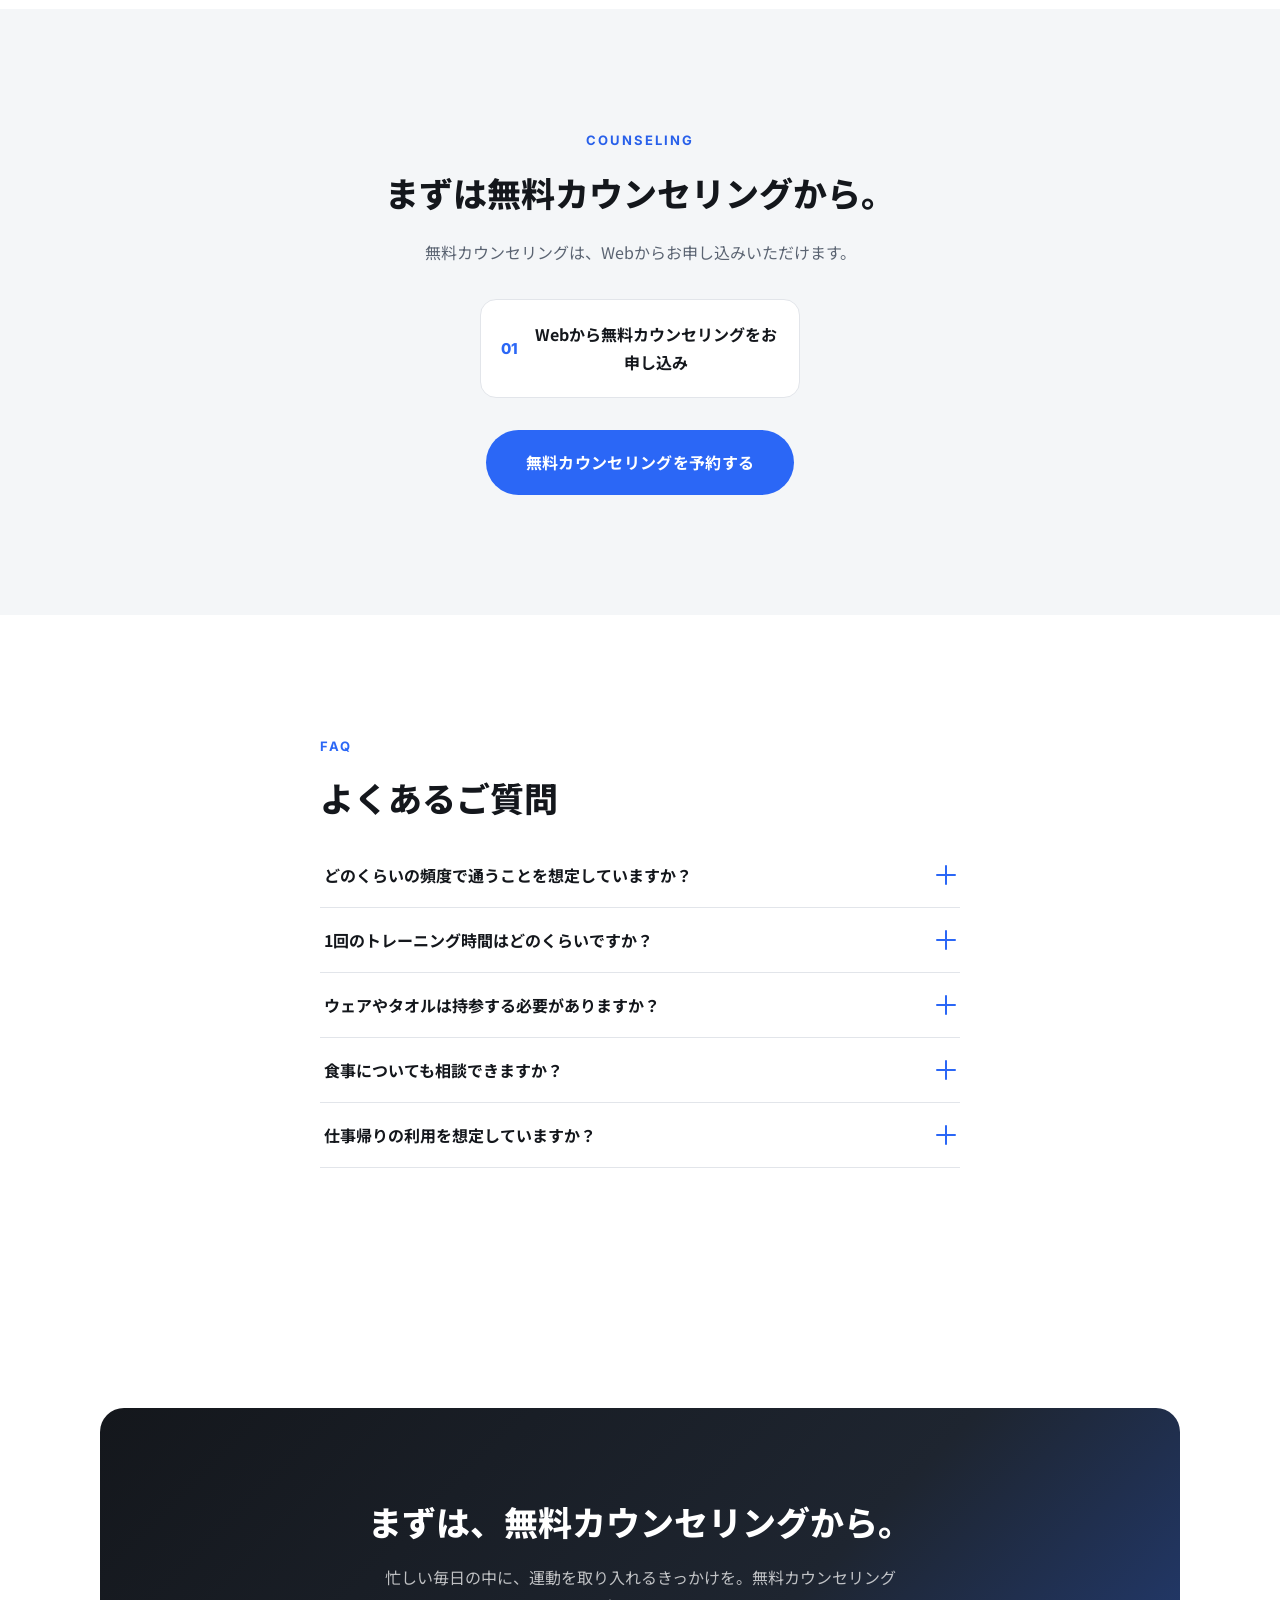
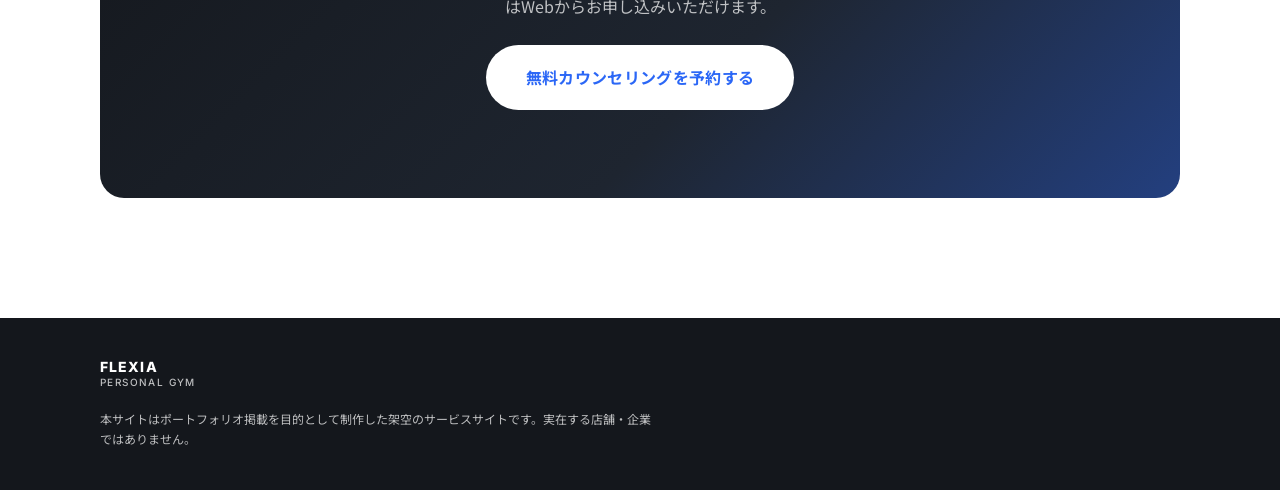
<file: lp-auto/projects/flexia-personal-gym/site/index.html>
<!DOCTYPE html>
<html lang="ja">
<head>
<meta charset="UTF-8">
<meta name="viewport" content="width=device-width, initial-scale=1.0">
<title>FLEXIA PERSONAL GYM｜忙しい毎日に、週2回のトレーニング習慣を。</title>
<meta name="description" content="忙しい毎日に、週2回のトレーニング習慣を。完全マンツーマンだから、迷わない。仕事帰り60分から始めるパーソナルトレーニング、FLEXIA PERSONAL GYM。">
<link rel="preconnect" href="https://fonts.googleapis.com">
<link rel="preconnect" href="https://fonts.gstatic.com" crossorigin>
<link href="https://fonts.googleapis.com/css2?family=Inter:wght@400;500;700;800&family=Noto+Sans+JP:wght@400;500;700;800&display=swap" rel="stylesheet">
<link rel="stylesheet" href="css/style.css">
</head>
<body>

<svg style="display:none" aria-hidden="true">
  <symbol id="icon-check" viewBox="0 0 24 24" fill="none" stroke="currentColor" stroke-width="2" stroke-linecap="round" stroke-linejoin="round">
    <polyline points="4 12 10 18 20 6"></polyline>
  </symbol>
  <symbol id="icon-person" viewBox="0 0 24 24" fill="none" stroke="currentColor" stroke-width="1.6" stroke-linecap="round" stroke-linejoin="round">
    <circle cx="12" cy="8" r="3.4"></circle>
    <path d="M5 20c1.2-4 4-6 7-6s5.8 2 7 6"></path>
  </symbol>
  <symbol id="icon-calendar" viewBox="0 0 24 24" fill="none" stroke="currentColor" stroke-width="1.6" stroke-linecap="round" stroke-linejoin="round">
    <rect x="4" y="5.5" width="16" height="14.5" rx="2"></rect>
    <line x1="4" y1="10" x2="20" y2="10"></line>
    <line x1="8" y1="3" x2="8" y2="7"></line>
    <line x1="16" y1="3" x2="16" y2="7"></line>
  </symbol>
  <symbol id="icon-clock" viewBox="0 0 24 24" fill="none" stroke="currentColor" stroke-width="1.6" stroke-linecap="round" stroke-linejoin="round">
    <circle cx="12" cy="12" r="8.5"></circle>
    <polyline points="12 7.5 12 12 15.5 14"></polyline>
  </symbol>
  <symbol id="icon-meal" viewBox="0 0 24 24" fill="none" stroke="currentColor" stroke-width="1.6" stroke-linecap="round" stroke-linejoin="round">
    <path d="M6 3v7a2 2 0 0 0 2 2v9"></path>
    <path d="M6 3v5"></path>
    <path d="M9 3v5"></path>
    <path d="M17 3c-1.7 0-3 2-3 5s1.3 5 3 5v8"></path>
  </symbol>
  <symbol id="icon-rental" viewBox="0 0 24 24" fill="none" stroke="currentColor" stroke-width="1.6" stroke-linecap="round" stroke-linejoin="round">
    <path d="M12 3v3"></path>
    <path d="M4 10l8-4 8 4"></path>
    <path d="M4 10v9a1 1 0 0 0 1 1h14a1 1 0 0 0 1-1v-9"></path>
    <path d="M9 20v-6h6v6"></path>
  </symbol>
  <symbol id="icon-repeat" viewBox="0 0 24 24" fill="none" stroke="currentColor" stroke-width="1.6" stroke-linecap="round" stroke-linejoin="round">
    <path d="M4 12a8 8 0 0 1 13.6-5.7L20 8"></path>
    <path d="M20 4v4h-4"></path>
    <path d="M20 12a8 8 0 0 1-13.6 5.7L4 16"></path>
    <path d="M4 20v-4h4"></path>
  </symbol>
  <symbol id="icon-briefcase" viewBox="0 0 24 24" fill="none" stroke="currentColor" stroke-width="1.6" stroke-linecap="round" stroke-linejoin="round">
    <rect x="3" y="7.5" width="18" height="12" rx="2"></rect>
    <path d="M8 7.5V6a2 2 0 0 1 2-2h4a2 2 0 0 1 2 2v1.5"></path>
    <line x1="3" y1="12.5" x2="21" y2="12.5"></line>
  </symbol>
  <symbol id="icon-target" viewBox="0 0 24 24" fill="none" stroke="currentColor" stroke-width="1.6" stroke-linecap="round" stroke-linejoin="round">
    <circle cx="12" cy="12" r="8.5"></circle>
    <circle cx="12" cy="12" r="4.5"></circle>
    <circle cx="12" cy="12" r="0.8" fill="currentColor" stroke="none"></circle>
  </symbol>
</svg>

<header class="site-header">
  <div class="container site-header-inner">
    <p class="brand-mark">FLEXIA<span>PERSONAL GYM</span></p>
  </div>
</header>

<main>

  <!-- SECTION 01: ファーストビュー -->
  <section id="hero" class="hero">
    <div class="container hero-inner">
      <div class="hero-content reveal">
        <p class="eyebrow">FLEXIA PERSONAL GYM</p>
        <h1 class="hero-title">忙しい毎日に、<br><span class="hero-title-line2">週2回のトレーニング習慣を。</span></h1>
        <p class="hero-sub">完全マンツーマンだから、迷わない。<br>仕事帰り60分から始めるパーソナルトレーニング。</p>
        <div class="hero-cta">
          <a class="button button-primary" href="#counseling">無料カウンセリングを予約する</a>
          <p class="hero-cta-sub">まずは無料カウンセリングで、ご相談ください。</p>
        </div>
        <p class="hero-tags">完全マンツーマン ／ 1回60分 ／ 週2回想定</p>
      </div>
      <div class="hero-visual reveal" aria-hidden="true">
        <img src="images/flexia-hero.webp" alt="" class="hero-visual-img" fetchpriority="high" decoding="async">
      </div>
    </div>
  </section>

  <!-- SECTION 02: ターゲットの悩み・共感 -->
  <section id="problem" class="section section-light-alt">
    <div class="container section-narrow">
      <p class="eyebrow reveal">PROBLEM</p>
      <h2 class="section-title reveal">こんな悩みは<br class="sp-only">ありませんか？</h2>
      <p class="section-lead reveal">仕事が忙しくて、運動する時間がなかなか取れない。ジムに入会しても、気づけば足が遠のいてしまう。自分に合ったトレーニング方法が分からず、一人だと何をすればいいか迷ってしまう。そんな方は、少なくありません。</p>

      <ul class="problem-card reveal">
        <li><svg class="icon" aria-hidden="true"><use href="#icon-check"></use></svg><span>仕事が忙しく、運動習慣を<span class="nowrap-sp">作れない</span></span></li>
        <li><svg class="icon" aria-hidden="true"><use href="#icon-check"></use></svg><span>ジムに入会しても継続できない</span></li>
        <li><svg class="icon" aria-hidden="true"><use href="#icon-check"></use></svg><span>自分に合ったトレーニング方法が分からない</span></li>
        <li><svg class="icon" aria-hidden="true"><use href="#icon-check"></use></svg><span>体型を引き締めたい</span></li>
        <li><svg class="icon" aria-hidden="true"><use href="#icon-check"></use></svg><span>一人でトレーニングすると、何をすればいいか迷う</span></li>
      </ul>
    </div>
  </section>

  <!-- SECTION 03: FLEXIAの解決アプローチ -->
  <section id="approach" class="section section-dark">
    <div class="container section-narrow-800">
      <p class="eyebrow eyebrow-inverse reveal">APPROACH</p>
      <h2 class="section-title section-title-inverse section-title-emphasis reveal">「続けやすさ」を軸に考えました。</h2>
      <p class="section-body-inverse reveal">FLEXIAが目指すのは、短期間で劇的に変えることではありません。忙しい毎日の中でも、無理なく続けられること。そのために、トレーニングの内容だけでなく、通いやすさそのものを設計しています。</p>
    </div>
  </section>

  <!-- SECTION 04: 続けやすさを重視する理由 -->
  <section id="why" class="section">
    <div class="container">
      <p class="eyebrow reveal">WHY FLEXIA</p>
      <h2 class="section-title reveal">続けやすい理由。</h2>

      <div class="grid grid-3">
        <div class="reason-item reveal">
          <span class="icon-circle"><svg class="icon" aria-hidden="true"><use href="#icon-person"></use></svg></span>
          <h3>マンツーマン形式だから、迷わない</h3>
          <p>マンツーマン形式で、トレーニングに取り組みやすいサービス設計です。</p>
        </div>
        <div class="reason-item reveal">
          <span class="icon-circle"><svg class="icon" aria-hidden="true"><use href="#icon-calendar"></use></svg></span>
          <h3>週2回を想定したペース</h3>
          <p>頻度は週2回を想定しています。</p>
        </div>
        <div class="reason-item reveal">
          <span class="icon-circle"><svg class="icon" aria-hidden="true"><use href="#icon-briefcase"></use></svg></span>
          <h3>仕事帰りでも利用しやすい設計</h3>
          <p>仕事帰りの利用を想定したサービス設計です。</p>
        </div>
      </div>
    </div>
  </section>

  <!-- SECTION 05: サービスの特徴 -->
  <section id="service" class="section section-light-alt">
    <div class="container">
      <p class="eyebrow reveal">SERVICE</p>
      <h2 class="section-title reveal">FLEXIAのサービス内容。</h2>

      <div class="grid grid-3">
        <div class="card reveal">
          <span class="icon-circle"><svg class="icon" aria-hidden="true"><use href="#icon-clock"></use></svg></span>
          <h3>1回60分</h3>
          <p>トレーニングは1回60分を基本としています。仕事帰りでも取り入れやすい時間設計です。</p>
        </div>
        <div class="card reveal">
          <span class="icon-circle"><svg class="icon" aria-hidden="true"><use href="#icon-person"></use></svg></span>
          <h3>完全マンツーマン</h3>
          <p>トレーナーと1対1で行うため、周りを気にせず自分のペースで取り組めます。</p>
        </div>
        <div class="card reveal">
          <span class="icon-circle"><svg class="icon" aria-hidden="true"><use href="#icon-repeat"></use></svg></span>
          <h3>週2回の想定</h3>
          <p>無理のない頻度からスタートできることを想定しています。</p>
        </div>
        <div class="card reveal">
          <span class="icon-circle"><svg class="icon" aria-hidden="true"><use href="#icon-meal"></use></svg></span>
          <h3>食事アドバイス</h3>
          <p>トレーニングだけでなく、食事についても相談いただけます。</p>
        </div>
        <div class="card reveal">
          <span class="icon-circle"><svg class="icon" aria-hidden="true"><use href="#icon-rental"></use></svg></span>
          <h3>ウェア・タオル無料レンタル</h3>
          <p>ウェアとタオルを無料でレンタルしています。</p>
        </div>
        <div class="card reveal">
          <span class="icon-circle"><svg class="icon" aria-hidden="true"><use href="#icon-briefcase"></use></svg></span>
          <h3>仕事帰りの利用を想定した設計</h3>
          <p>忙しい会社員の生活リズムに合わせて利用しやすいよう設計しています。</p>
        </div>
      </div>
    </div>
  </section>

  <!-- SECTION 06: 目指せる状態・ベネフィット -->
  <section id="benefit" class="section section-dark">
    <div class="container benefit-inner">
      <div class="benefit-visual reveal" aria-hidden="true">
        <img src="images/flexia-benefit.webp" alt="" class="benefit-visual-img" loading="lazy" decoding="async">
      </div>
      <div class="benefit-content reveal">
        <p class="eyebrow eyebrow-inverse">BENEFIT</p>
        <h2 class="section-title section-title-inverse">FLEXIAで目指せること。</h2>
        <p class="section-body-inverse">何をすればいいか迷わず、トレーニングに取り組める環境があります。忙しい毎日の中にも、無理なく運動を取り入れる習慣づくりを目指せます。トレーニングと食事の両面からサポートを受けながら、自分の身体に向き合う時間を積み重ねていけます。</p>
        <ul class="benefit-list">
          <li><svg class="icon" aria-hidden="true"><use href="#icon-check"></use></svg><span>迷わずトレーニングに取り組める</span></li>
          <li><svg class="icon" aria-hidden="true"><use href="#icon-check"></use></svg><span>忙しい日常の中に運動を取り入れる習慣化を目指せる</span></li>
          <li><svg class="icon" aria-hidden="true"><use href="#icon-check"></use></svg><span>自分の身体に向き合い、自信を持てる状態を目指せる</span></li>
        </ul>
      </div>
    </div>
  </section>

  <!-- SECTION 07: 利用イメージ -->
  <section id="usage" class="section">
    <div class="container usage-inner">
      <div class="usage-content reveal">
        <p class="eyebrow">HOW IT WORKS</p>
        <h2 class="section-title">利用イメージ。</h2>
        <p class="section-lead">FLEXIAは1対1のトレーニング形式で、1回60分・週2回を想定したペースで進めます。食事アドバイスも組み合わせながら、忙しい日常の中でも運動を取り入れやすいサービス設計を目指しています。ウェア・タオルは無料レンタルをご用意しています。</p>
        <ul class="usage-points">
          <li><svg class="icon" aria-hidden="true"><use href="#icon-person"></use></svg><span>1対1のトレーニング</span></li>
          <li><svg class="icon" aria-hidden="true"><use href="#icon-clock"></use></svg><span>1回60分</span></li>
          <li><svg class="icon" aria-hidden="true"><use href="#icon-rental"></use></svg><span>ウェア・タオル無料レンタル</span></li>
        </ul>
      </div>
      <div class="usage-visual reveal" aria-hidden="true">
        <img src="images/flexia-session.webp" alt="" class="usage-visual-img" loading="lazy" decoding="async">
      </div>
    </div>
  </section>

  <!-- SECTION 08: 無料カウンセリング -->
  <section id="counseling" class="section section-light-alt">
    <div class="container section-narrow center">
      <p class="eyebrow reveal">COUNSELING</p>
      <h2 class="section-title reveal">まずは無料カウンセリングから。</h2>
      <p class="section-lead reveal">無料カウンセリングは、Webからお申し込みいただけます。</p>

      <div class="counseling-steps counseling-steps-single reveal">
        <div class="counseling-step">
          <span class="step-number">01</span>
          <p>Webから無料カウンセリングをお申し込み</p>
        </div>
      </div>

      <a class="button button-primary button-large reveal" href="#counseling">無料カウンセリングを予約する</a>
    </div>
  </section>

  <!-- SECTION 09: FAQ -->
  <section id="faq" class="section">
    <div class="container section-narrow">
      <p class="eyebrow reveal">FAQ</p>
      <h2 class="section-title reveal">よくあるご質問</h2>

      <div class="faq-list reveal">
        <div class="faq-item">
          <h3 class="faq-heading">
            <button type="button" class="faq-question" id="faq-q1" aria-expanded="false" aria-controls="faq-a1">
              <span>どのくらいの頻度で通うことを想定していますか？</span>
              <span class="faq-icon" aria-hidden="true"></span>
            </button>
          </h3>
          <div class="faq-answer" id="faq-a1" role="region" aria-labelledby="faq-q1">
            <p>週2回を想定しています。</p>
          </div>
        </div>

        <div class="faq-item">
          <h3 class="faq-heading">
            <button type="button" class="faq-question" id="faq-q2" aria-expanded="false" aria-controls="faq-a2">
              <span>1回のトレーニング時間はどのくらいですか？</span>
              <span class="faq-icon" aria-hidden="true"></span>
            </button>
          </h3>
          <div class="faq-answer" id="faq-a2" role="region" aria-labelledby="faq-q2">
            <p>1回60分を想定しています。</p>
          </div>
        </div>

        <div class="faq-item">
          <h3 class="faq-heading">
            <button type="button" class="faq-question" id="faq-q3" aria-expanded="false" aria-controls="faq-a3">
              <span>ウェアやタオルは持参する必要がありますか？</span>
              <span class="faq-icon" aria-hidden="true"></span>
            </button>
          </h3>
          <div class="faq-answer" id="faq-a3" role="region" aria-labelledby="faq-q3">
            <p>ウェア・タオルは無料レンタルをご用意しています。</p>
          </div>
        </div>

        <div class="faq-item">
          <h3 class="faq-heading">
            <button type="button" class="faq-question" id="faq-q4" aria-expanded="false" aria-controls="faq-a4">
              <span>食事についても相談できますか？</span>
              <span class="faq-icon" aria-hidden="true"></span>
            </button>
          </h3>
          <div class="faq-answer" id="faq-a4" role="region" aria-labelledby="faq-q4">
            <p>はい。トレーニングだけでなく、食事アドバイスもサービス内容に含んでいます。</p>
          </div>
        </div>

        <div class="faq-item">
          <h3 class="faq-heading">
            <button type="button" class="faq-question" id="faq-q5" aria-expanded="false" aria-controls="faq-a5">
              <span>仕事帰りの利用を想定していますか？</span>
              <span class="faq-icon" aria-hidden="true"></span>
            </button>
          </h3>
          <div class="faq-answer" id="faq-a5" role="region" aria-labelledby="faq-q5">
            <p>はい。FLEXIAは仕事帰りの利用を想定したサービス設計です。ウェア・タオルの無料レンタルもサービス内容に含んでいます。</p>
          </div>
        </div>
      </div>
    </div>
  </section>

  <!-- SECTION 10: 最終CTA -->
  <section class="section-final-cta">
    <div class="container">
      <div class="final-cta reveal">
        <h2 class="section-title section-title-inverse">まずは、<span class="nowrap-sp">無料カウンセリング</span>から。</h2>
        <p class="section-body-inverse">忙しい毎日の中に、運動を取り入れるきっかけを。<span class="nowrap-sp">無料カウンセリング</span>はWebからお申し込みいただけます。</p>
        <a class="button button-white button-large" href="#counseling">無料カウンセリングを予約する</a>
      </div>
    </div>
  </section>

</main>

<!-- SECTION 11: 架空制作表記 / Footer -->
<footer class="site-footer">
  <div class="container site-footer-inner">
    <p class="brand-mark brand-mark-footer">FLEXIA<span>PERSONAL GYM</span></p>
    <p class="footer-disclaimer">本サイトはポートフォリオ掲載を目的として制作した架空のサービスサイトです。実在する店舗・企業ではありません。</p>
  </div>
</footer>

<script src="js/main.js"></script>
</body>
</html>
</file>
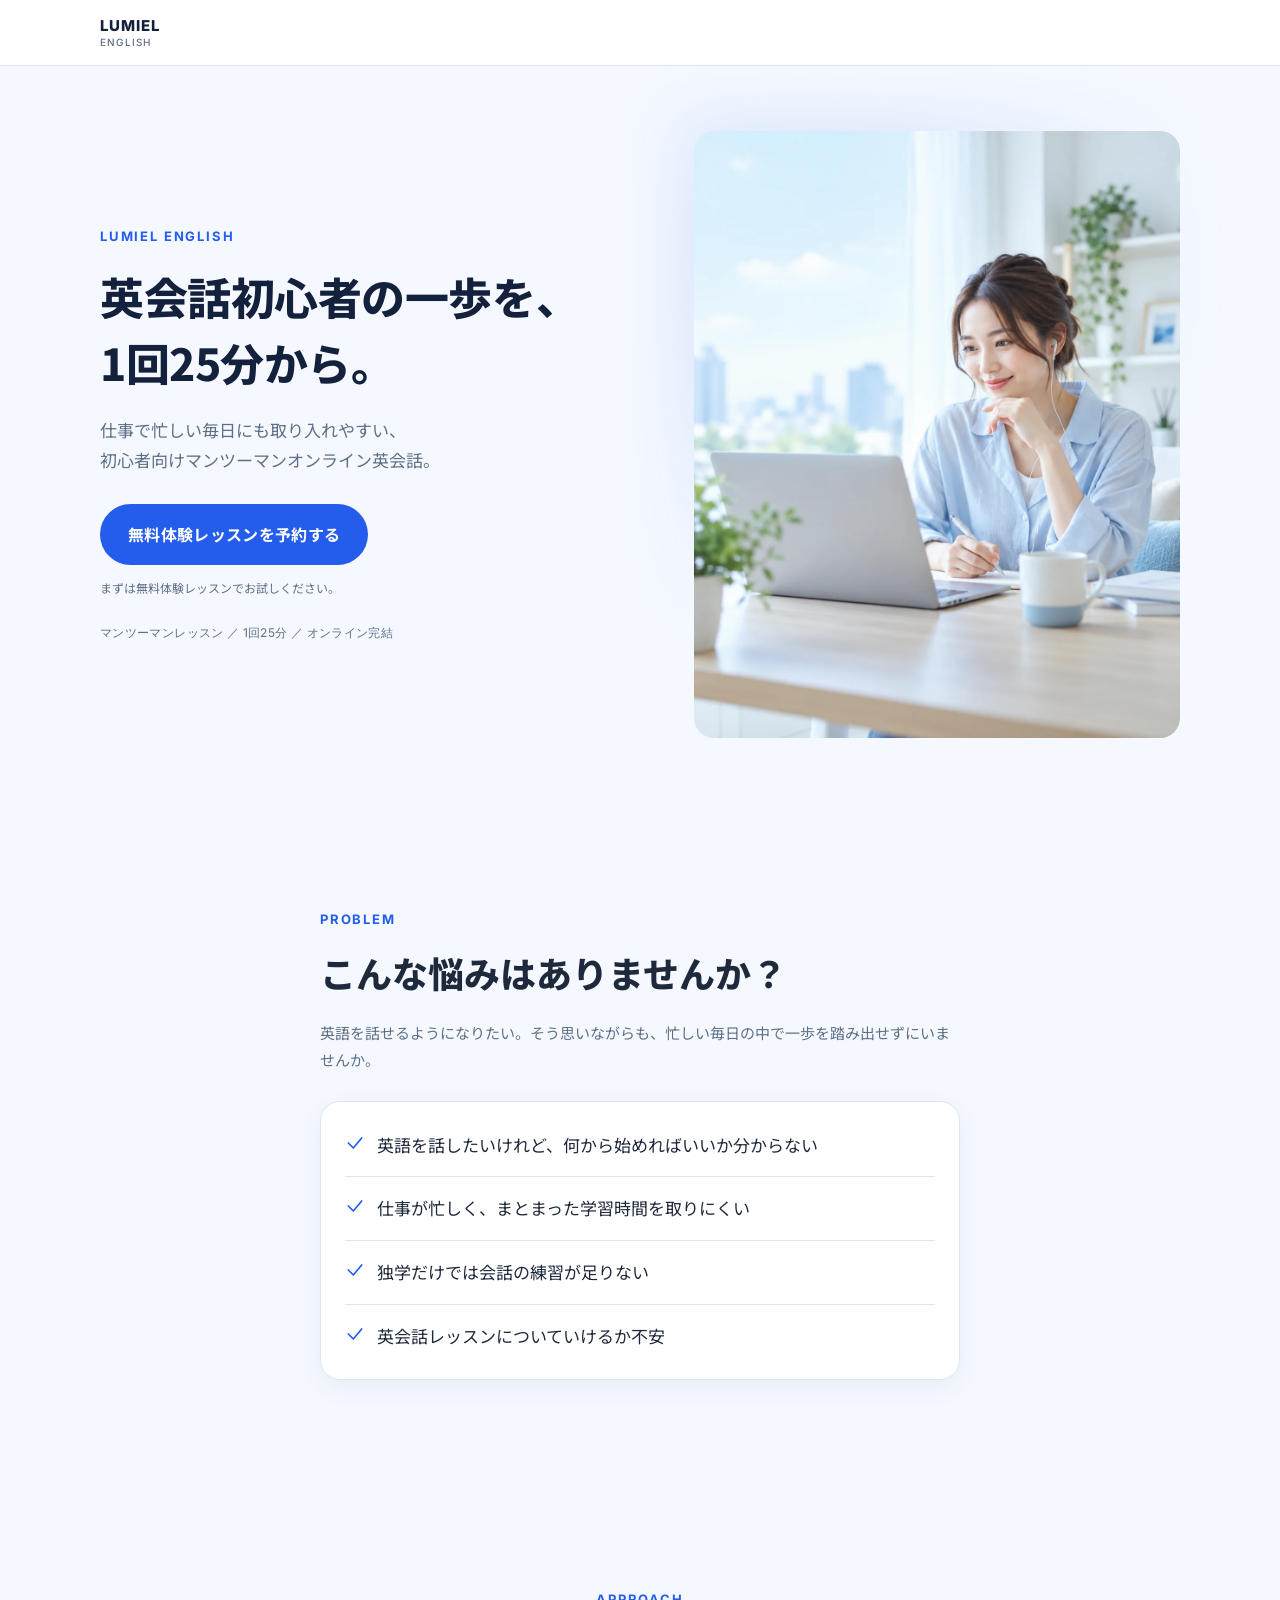
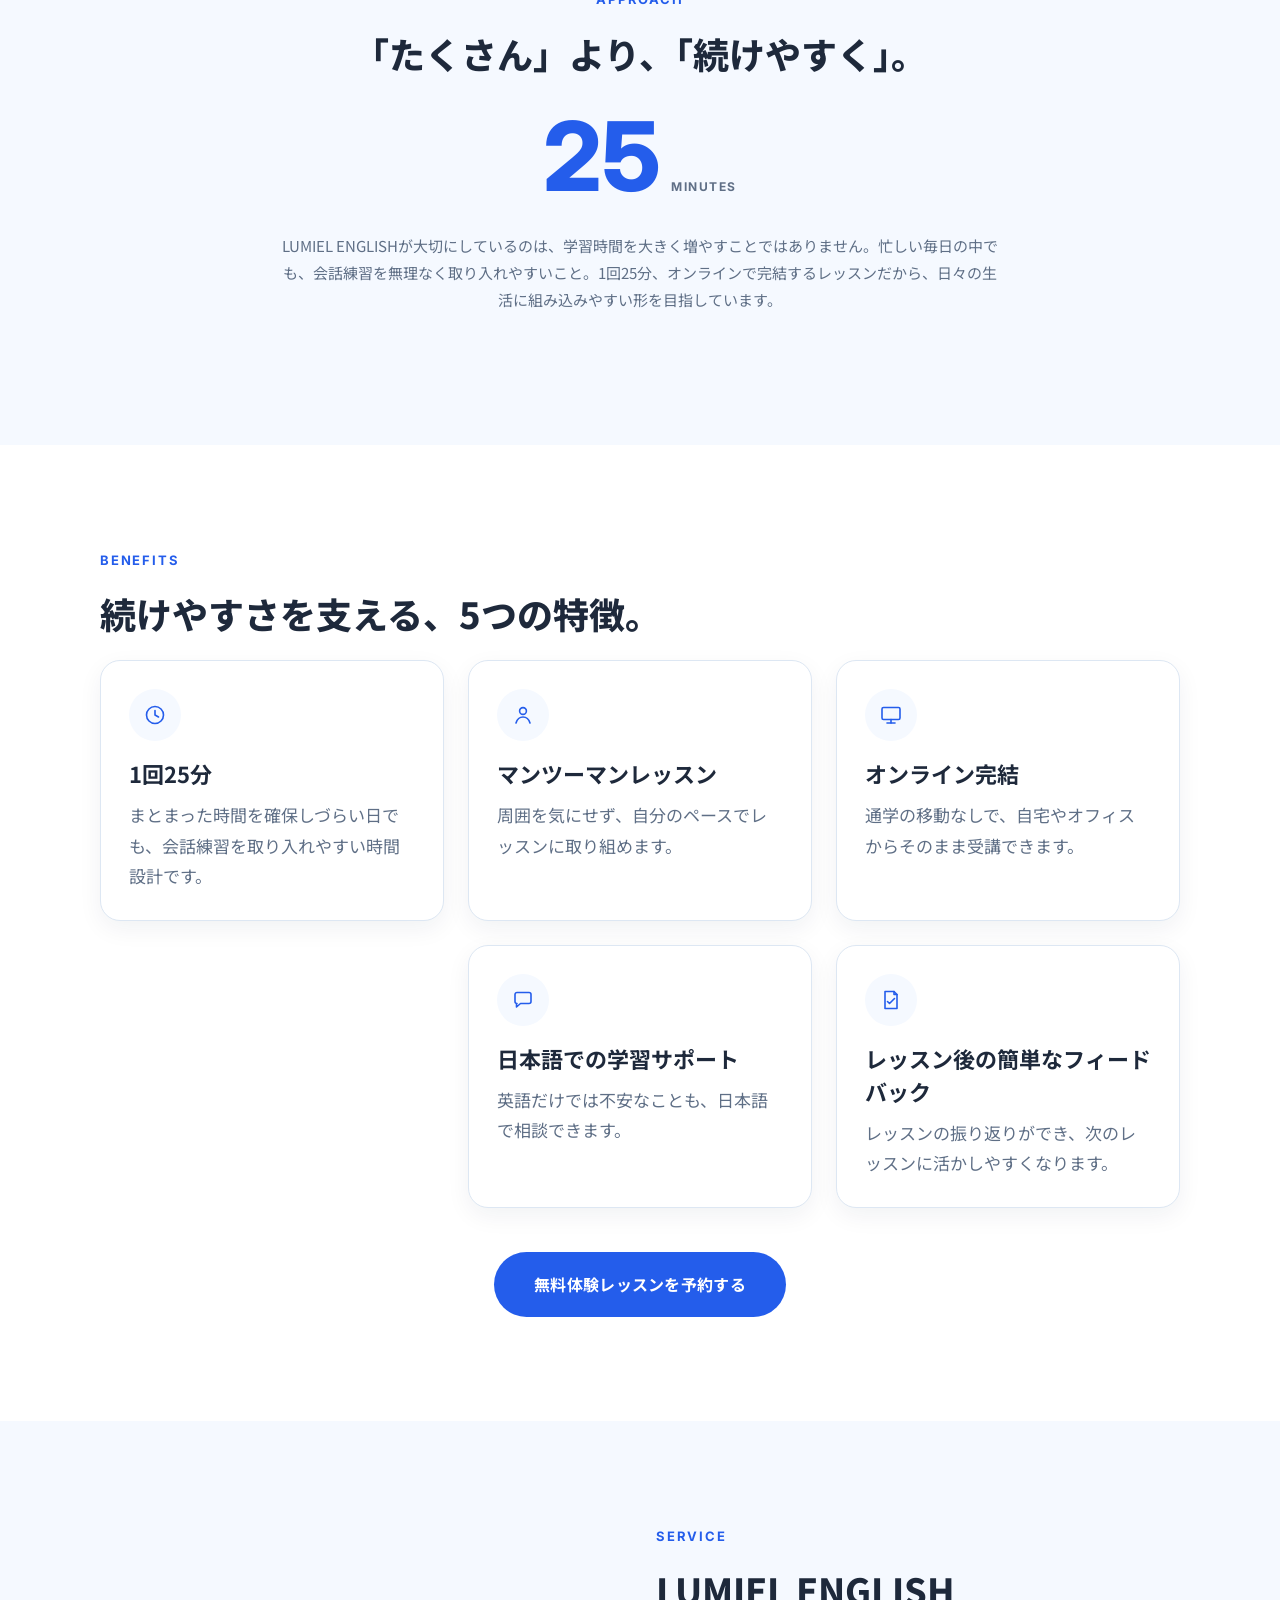
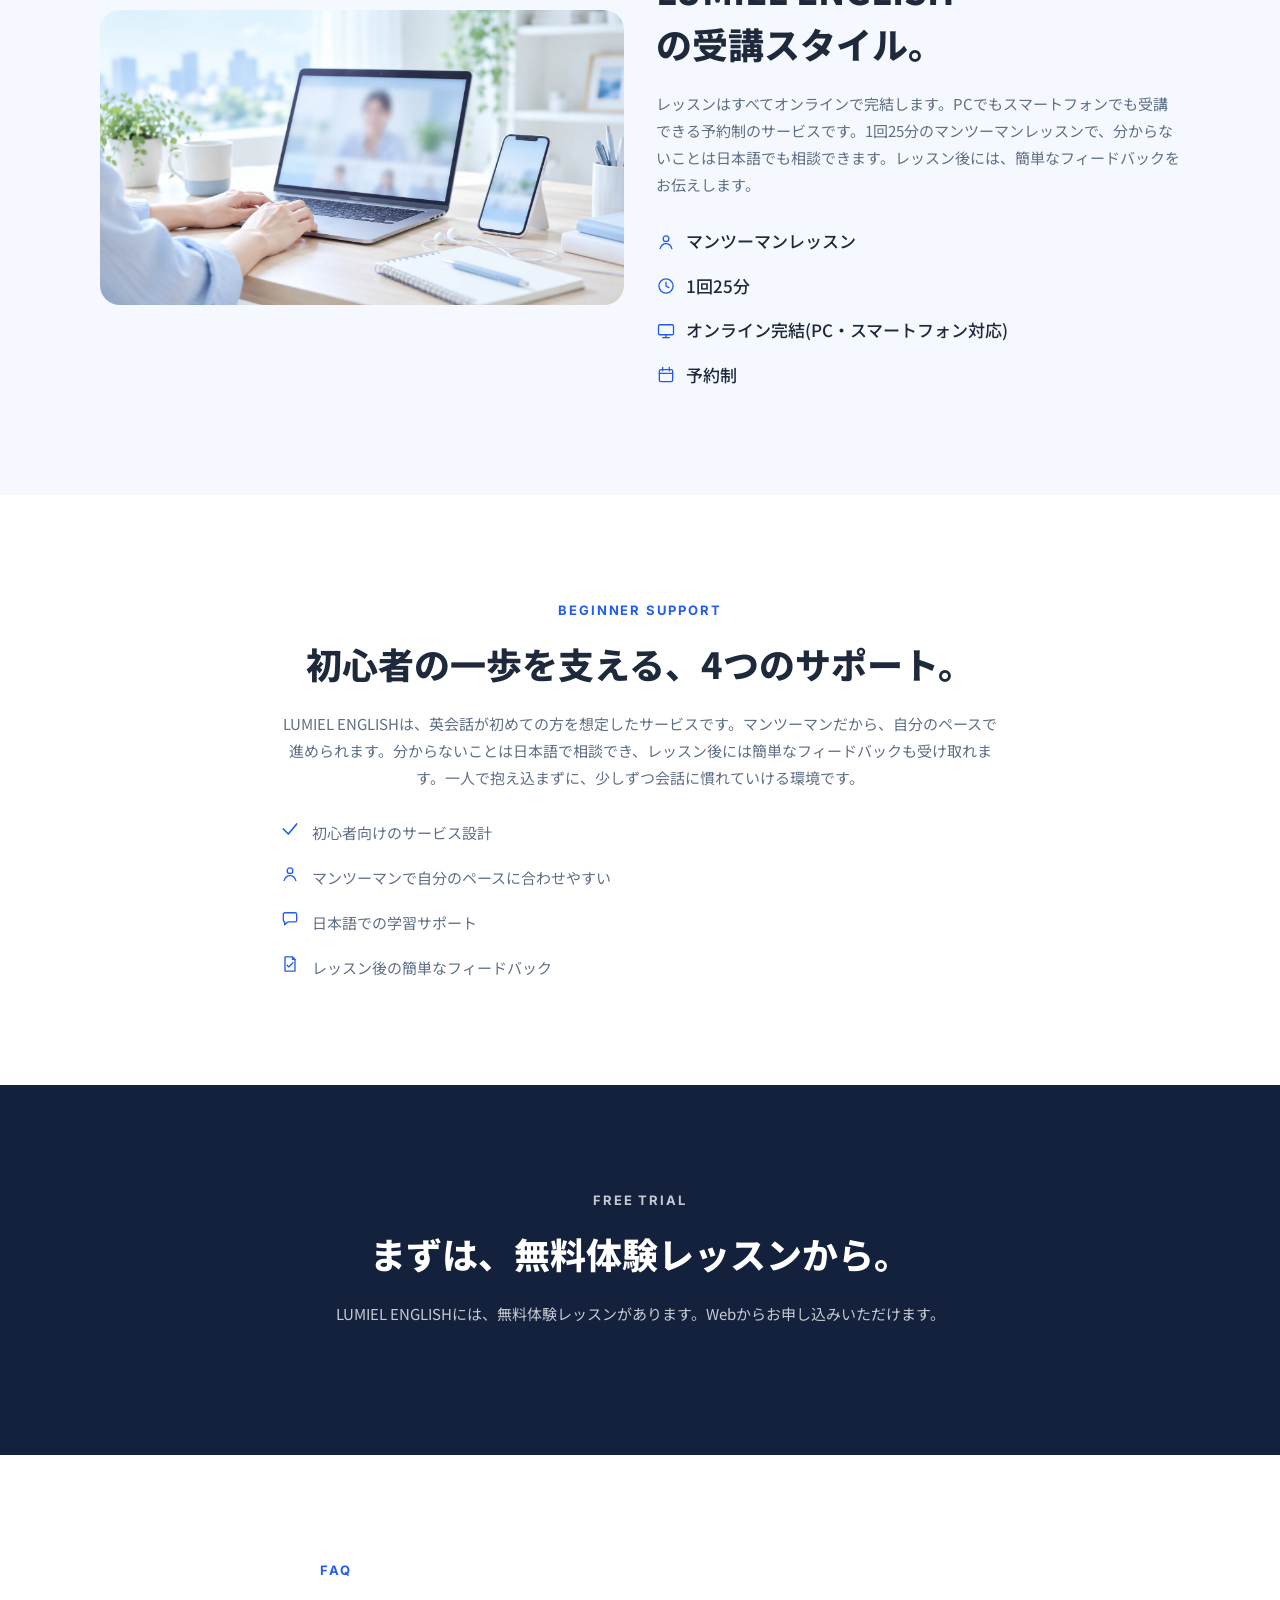
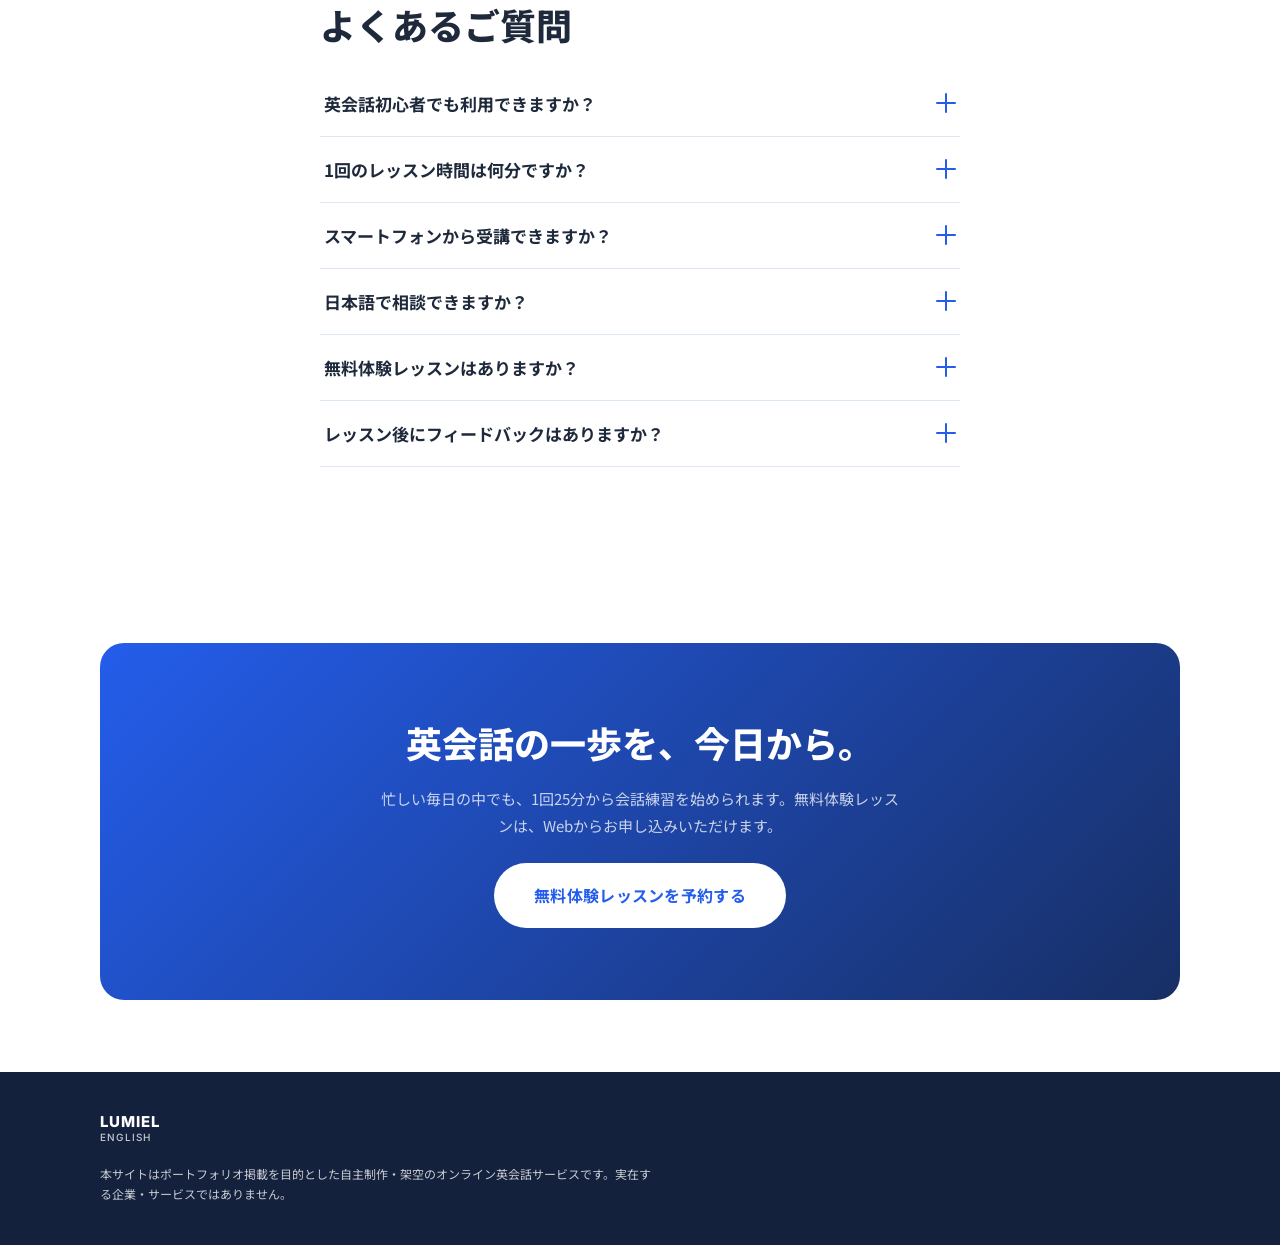
<file: lp-auto/projects/lumiel-english/site/index.html>
<!DOCTYPE html>
<html lang="ja">
<head>
<meta charset="UTF-8">
<meta name="viewport" content="width=device-width, initial-scale=1.0">
<title>LUMIEL ENGLISH｜英会話初心者の一歩を、1回25分から。</title>
<meta name="description" content="英会話初心者の一歩を、1回25分から。仕事で忙しい毎日にも取り入れやすい、初心者向けマンツーマンオンライン英会話、LUMIEL ENGLISH。">
<link rel="preconnect" href="https://fonts.googleapis.com">
<link rel="preconnect" href="https://fonts.gstatic.com" crossorigin>
<link href="https://fonts.googleapis.com/css2?family=Inter:wght@400;500;700;800&family=Noto+Sans+JP:wght@400;500;700;800&display=swap" rel="stylesheet">
<link rel="stylesheet" href="css/style.css">
</head>
<body>

<svg style="display:none" aria-hidden="true">
  <symbol id="icon-check" viewBox="0 0 24 24" fill="none" stroke="currentColor" stroke-width="2" stroke-linecap="round" stroke-linejoin="round">
    <polyline points="4 12 10 18 20 6"></polyline>
  </symbol>
  <symbol id="icon-person" viewBox="0 0 24 24" fill="none" stroke="currentColor" stroke-width="1.6" stroke-linecap="round" stroke-linejoin="round">
    <circle cx="12" cy="8" r="3.4"></circle>
    <path d="M5 20c1.2-4 4-6 7-6s5.8 2 7 6"></path>
  </symbol>
  <symbol id="icon-clock" viewBox="0 0 24 24" fill="none" stroke="currentColor" stroke-width="1.6" stroke-linecap="round" stroke-linejoin="round">
    <circle cx="12" cy="12" r="8.5"></circle>
    <polyline points="12 7.5 12 12 15.5 14"></polyline>
  </symbol>
  <symbol id="icon-online" viewBox="0 0 24 24" fill="none" stroke="currentColor" stroke-width="1.6" stroke-linecap="round" stroke-linejoin="round">
    <rect x="3" y="4.5" width="18" height="12" rx="1.5"></rect>
    <line x1="8" y1="20" x2="16" y2="20"></line>
    <line x1="12" y1="16.5" x2="12" y2="20"></line>
  </symbol>
  <symbol id="icon-chat" viewBox="0 0 24 24" fill="none" stroke="currentColor" stroke-width="1.6" stroke-linecap="round" stroke-linejoin="round">
    <path d="M4 6.5a2 2 0 0 1 2-2h12a2 2 0 0 1 2 2v7a2 2 0 0 1-2 2H9.5l-4 3.5V15.5H6a2 2 0 0 1-2-2z"></path>
  </symbol>
  <symbol id="icon-feedback" viewBox="0 0 24 24" fill="none" stroke="currentColor" stroke-width="1.6" stroke-linecap="round" stroke-linejoin="round">
    <path d="M6 3.5h9l3 3v14H6z"></path>
    <path d="M15 3.5v3h3"></path>
    <polyline points="8.5 13.5 10.5 15.5 15.5 10.5"></polyline>
  </symbol>
  <symbol id="icon-calendar" viewBox="0 0 24 24" fill="none" stroke="currentColor" stroke-width="1.6" stroke-linecap="round" stroke-linejoin="round">
    <rect x="4" y="5.5" width="16" height="14.5" rx="2"></rect>
    <line x1="4" y1="10" x2="20" y2="10"></line>
    <line x1="8" y1="3" x2="8" y2="7"></line>
    <line x1="16" y1="3" x2="16" y2="7"></line>
  </symbol>
</svg>

<header class="site-header">
  <div class="container site-header-inner">
    <p class="brand-mark">LUMIEL<span>ENGLISH</span></p>
  </div>
</header>

<main>

  <!-- SECTION 01: ファーストビュー -->
  <section id="hero" class="hero">
    <div class="container hero-inner">
      <div class="hero-content reveal">
        <p class="eyebrow">LUMIEL ENGLISH</p>
        <h1 class="hero-title"><span class="hero-title-line1">英会話初心者の一歩を、</span><br><span class="hero-title-line2">1回25分から。</span></h1>
        <p class="hero-sub">仕事で忙しい毎日にも取り入れやすい、<br>初心者向けマンツーマンオンライン英会話。</p>
        <div class="hero-cta">
          <a class="button button-primary" href="#free-trial">無料体験レッスンを予約する</a>
          <p class="hero-cta-sub">まずは無料体験レッスンでお試しください。</p>
        </div>
        <p class="hero-tags">マンツーマンレッスン ／ 1回25分 ／ オンライン完結</p>
      </div>
      <div class="hero-visual reveal" aria-hidden="true">
        <img src="images/lumiel-hero.webp" alt="" class="hero-visual-img" fetchpriority="high" decoding="async">
      </div>
    </div>
  </section>

  <!-- SECTION 02: ターゲットの悩み・共感 -->
  <section id="problem" class="section section-soft">
    <div class="container section-narrow">
      <p class="eyebrow reveal">PROBLEM</p>
      <h2 class="section-title reveal">こんな悩みは<br class="sp-only">ありませんか？</h2>
      <p class="section-lead reveal">英語を話せるようになりたい。そう思いながらも、忙しい毎日の中で一歩を踏み出せずにいませんか。</p>

      <ul class="problem-card reveal">
        <li><svg class="icon" aria-hidden="true"><use href="#icon-check"></use></svg><span>英語を話したいけれど、何から始めればいいか分からない</span></li>
        <li><svg class="icon" aria-hidden="true"><use href="#icon-check"></use></svg><span>仕事が忙しく、まとまった学習時間を取りにくい</span></li>
        <li><svg class="icon" aria-hidden="true"><use href="#icon-check"></use></svg><span>独学だけでは会話の練習が足りない</span></li>
        <li><svg class="icon" aria-hidden="true"><use href="#icon-check"></use></svg><span>英会話レッスンについていけるか不安</span></li>
      </ul>
    </div>
  </section>

  <!-- SECTION 03: LUMIEL ENGLISHの解決アプローチ -->
  <section id="approach" class="section section-soft">
    <div class="container section-narrow-800">
      <p class="eyebrow reveal">APPROACH</p>
      <h2 class="section-title reveal">「たくさん」より、<br class="sp-only">「<span class="nowrap-sp">続けやすく</span>」。</h2>
      <div class="approach-visual reveal" aria-hidden="true">
        <span class="approach-number">25</span>
        <span class="approach-unit">MINUTES</span>
      </div>
      <p class="section-lead reveal">LUMIEL ENGLISHが大切にしているのは、学習時間を大きく増やすことではありません。忙しい毎日の中でも、会話練習を無理なく取り入れやすいこと。1回25分、オンラインで完結するレッスンだから、日々の生活に組み込みやすい形を目指しています。</p>
    </div>
  </section>

  <!-- SECTION 04: 特徴からわかるメリット -->
  <section id="benefits" class="section">
    <div class="container">
      <p class="eyebrow reveal">BENEFITS</p>
      <h2 class="section-title reveal">続けやすさを支える、<br class="sp-only">5つの特徴。</h2>

      <div class="grid grid-3">
        <div class="card reveal">
          <span class="icon-circle"><svg class="icon" aria-hidden="true"><use href="#icon-clock"></use></svg></span>
          <h3>1回25分</h3>
          <p>まとまった時間を確保しづらい日でも、会話練習を取り入れやすい時間設計です。</p>
        </div>
        <div class="card reveal">
          <span class="icon-circle"><svg class="icon" aria-hidden="true"><use href="#icon-person"></use></svg></span>
          <h3>マンツーマンレッスン</h3>
          <p>周囲を気にせず、自分のペースでレッスンに取り組めます。</p>
        </div>
        <div class="card reveal">
          <span class="icon-circle"><svg class="icon" aria-hidden="true"><use href="#icon-online"></use></svg></span>
          <h3>オンライン完結</h3>
          <p>通学の移動なしで、自宅やオフィスからそのまま受講できます。</p>
        </div>
        <div class="card reveal">
          <span class="icon-circle"><svg class="icon" aria-hidden="true"><use href="#icon-chat"></use></svg></span>
          <h3>日本語での学習サポート</h3>
          <p>英語だけでは不安なことも、日本語で相談できます。</p>
        </div>
        <div class="card reveal">
          <span class="icon-circle"><svg class="icon" aria-hidden="true"><use href="#icon-feedback"></use></svg></span>
          <h3>レッスン後の簡単なフィードバック</h3>
          <p>レッスンの振り返りができ、次のレッスンに活かしやすくなります。</p>
        </div>
      </div>

      <div class="benefits-cta reveal">
        <a class="button button-primary button-large" href="#free-trial">無料体験レッスンを予約する</a>
      </div>
    </div>
  </section>

  <!-- SECTION 05: 受講スタイル -->
  <section id="service" class="section section-soft">
    <div class="container service-inner">
      <div class="service-visual reveal" aria-hidden="true">
        <img src="images/lumiel-service.webp" alt="" class="service-visual-img" loading="lazy" decoding="async">
      </div>
      <div class="service-content reveal">
        <p class="eyebrow">SERVICE</p>
        <h2 class="section-title"><span class="nowrap-sp">LUMIEL ENGLISH</span><br>の受講スタイル。</h2>
        <p class="section-lead">レッスンはすべてオンラインで完結します。PCでもスマートフォンでも受講できる予約制のサービスです。1回25分のマンツーマンレッスンで、分からないことは日本語でも相談できます。レッスン後には、簡単なフィードバックをお伝えします。</p>
        <ul class="service-points">
          <li><svg class="icon" aria-hidden="true"><use href="#icon-person"></use></svg><span>マンツーマンレッスン</span></li>
          <li><svg class="icon" aria-hidden="true"><use href="#icon-clock"></use></svg><span>1回25分</span></li>
          <li><svg class="icon" aria-hidden="true"><use href="#icon-online"></use></svg><span>オンライン完結(PC・スマートフォン対応)</span></li>
          <li><svg class="icon" aria-hidden="true"><use href="#icon-calendar"></use></svg><span>予約制</span></li>
        </ul>
      </div>
    </div>
  </section>

  <!-- SECTION 06: 初心者でも始めやすい理由 -->
  <section id="beginner-support" class="section">
    <div class="container section-narrow-800">
      <p class="eyebrow reveal">BEGINNER SUPPORT</p>
      <h2 class="section-title reveal">初心者の一歩を支える、<br class="sp-only">4つのサポート。</h2>
      <p class="section-lead reveal">LUMIEL ENGLISHは、英会話が初めての方を想定したサービスです。マンツーマンだから、自分のペースで進められます。分からないことは日本語で相談でき、レッスン後には簡単なフィードバックも受け取れます。一人で抱え込まずに、少しずつ会話に慣れていける環境です。</p>

      <ul class="support-list reveal">
        <li><svg class="icon" aria-hidden="true"><use href="#icon-check"></use></svg><span>初心者向けのサービス設計</span></li>
        <li><svg class="icon" aria-hidden="true"><use href="#icon-person"></use></svg><span>マンツーマンで自分のペースに合わせやすい</span></li>
        <li><svg class="icon" aria-hidden="true"><use href="#icon-chat"></use></svg><span>日本語での学習サポート</span></li>
        <li><svg class="icon" aria-hidden="true"><use href="#icon-feedback"></use></svg><span>レッスン後の簡単なフィードバック</span></li>
      </ul>
    </div>
  </section>

  <!-- SECTION 07: 無料体験レッスンについて -->
  <section id="free-trial" class="section section-navy">
    <div class="container section-narrow-800 free-trial-inner">
      <p class="eyebrow eyebrow-inverse reveal">FREE TRIAL</p>
      <h2 class="section-title section-title-inverse reveal">まずは、<br class="sp-only">無料体験レッスンから。</h2>
      <p class="section-body-inverse reveal">LUMIEL ENGLISHには、無料体験レッスンがあります。Webからお申し込みいただけます。</p>
    </div>
  </section>

  <!-- SECTION 08: FAQ -->
  <section id="faq" class="section">
    <div class="container section-narrow">
      <p class="eyebrow reveal">FAQ</p>
      <h2 class="section-title reveal">よくあるご質問</h2>

      <div class="faq-list reveal">
        <div class="faq-item">
          <h3 class="faq-heading">
            <button type="button" class="faq-question" id="faq-q1" aria-expanded="false" aria-controls="faq-a1">
              <span>英会話初心者でも利用できますか？</span>
              <span class="faq-icon" aria-hidden="true"></span>
            </button>
          </h3>
          <div class="faq-answer" id="faq-a1" role="region" aria-labelledby="faq-q1">
            <p>はい。LUMIEL ENGLISHは初心者向けのオンライン英会話です。</p>
          </div>
        </div>

        <div class="faq-item">
          <h3 class="faq-heading">
            <button type="button" class="faq-question" id="faq-q2" aria-expanded="false" aria-controls="faq-a2">
              <span>1回のレッスン時間は何分ですか？</span>
              <span class="faq-icon" aria-hidden="true"></span>
            </button>
          </h3>
          <div class="faq-answer" id="faq-a2" role="region" aria-labelledby="faq-q2">
            <p>1回25分です。</p>
          </div>
        </div>

        <div class="faq-item">
          <h3 class="faq-heading">
            <button type="button" class="faq-question" id="faq-q3" aria-expanded="false" aria-controls="faq-a3">
              <span>スマートフォンから受講できますか？</span>
              <span class="faq-icon" aria-hidden="true"></span>
            </button>
          </h3>
          <div class="faq-answer" id="faq-a3" role="region" aria-labelledby="faq-q3">
            <p>はい。PCだけでなく、スマートフォンからも受講できます。</p>
          </div>
        </div>

        <div class="faq-item">
          <h3 class="faq-heading">
            <button type="button" class="faq-question" id="faq-q4" aria-expanded="false" aria-controls="faq-a4">
              <span>日本語で相談できますか？</span>
              <span class="faq-icon" aria-hidden="true"></span>
            </button>
          </h3>
          <div class="faq-answer" id="faq-a4" role="region" aria-labelledby="faq-q4">
            <p>はい。日本語での学習サポートがあります。</p>
          </div>
        </div>

        <div class="faq-item">
          <h3 class="faq-heading">
            <button type="button" class="faq-question" id="faq-q5" aria-expanded="false" aria-controls="faq-a5">
              <span>無料体験レッスンはありますか？</span>
              <span class="faq-icon" aria-hidden="true"></span>
            </button>
          </h3>
          <div class="faq-answer" id="faq-a5" role="region" aria-labelledby="faq-q5">
            <p>はい。無料体験レッスンをご用意しています。Webからお申し込みいただけます。</p>
          </div>
        </div>

        <div class="faq-item">
          <h3 class="faq-heading">
            <button type="button" class="faq-question" id="faq-q6" aria-expanded="false" aria-controls="faq-a6">
              <span>レッスン後にフィードバックはありますか？</span>
              <span class="faq-icon" aria-hidden="true"></span>
            </button>
          </h3>
          <div class="faq-answer" id="faq-a6" role="region" aria-labelledby="faq-q6">
            <p>はい。レッスン後に簡単なフィードバックをお伝えします。</p>
          </div>
        </div>
      </div>
    </div>
  </section>

  <!-- SECTION 09: 最終CTA -->
  <section class="section-final-cta">
    <div class="container">
      <div class="final-cta reveal">
        <h2 class="section-title section-title-inverse">英会話の一歩を、<br class="sp-only">今日から。</h2>
        <p class="section-body-inverse">忙しい毎日の中でも、1回25分から会話練習を始められます。無料体験レッスンは、Webからお申し込みいただけます。</p>
        <a class="button button-white button-large" href="#free-trial">無料体験レッスンを予約する</a>
      </div>
    </div>
  </section>

</main>

<!-- SECTION 10: 架空制作表記 / Footer -->
<footer class="site-footer">
  <div class="container site-footer-inner">
    <p class="brand-mark">LUMIEL<span>ENGLISH</span></p>
    <p class="footer-disclaimer">本サイトはポートフォリオ掲載を目的とした自主制作・架空のオンライン英会話サービスです。実在する企業・サービスではありません。</p>
  </div>
</footer>

<script src="js/main.js"></script>
</body>
</html>
</file>
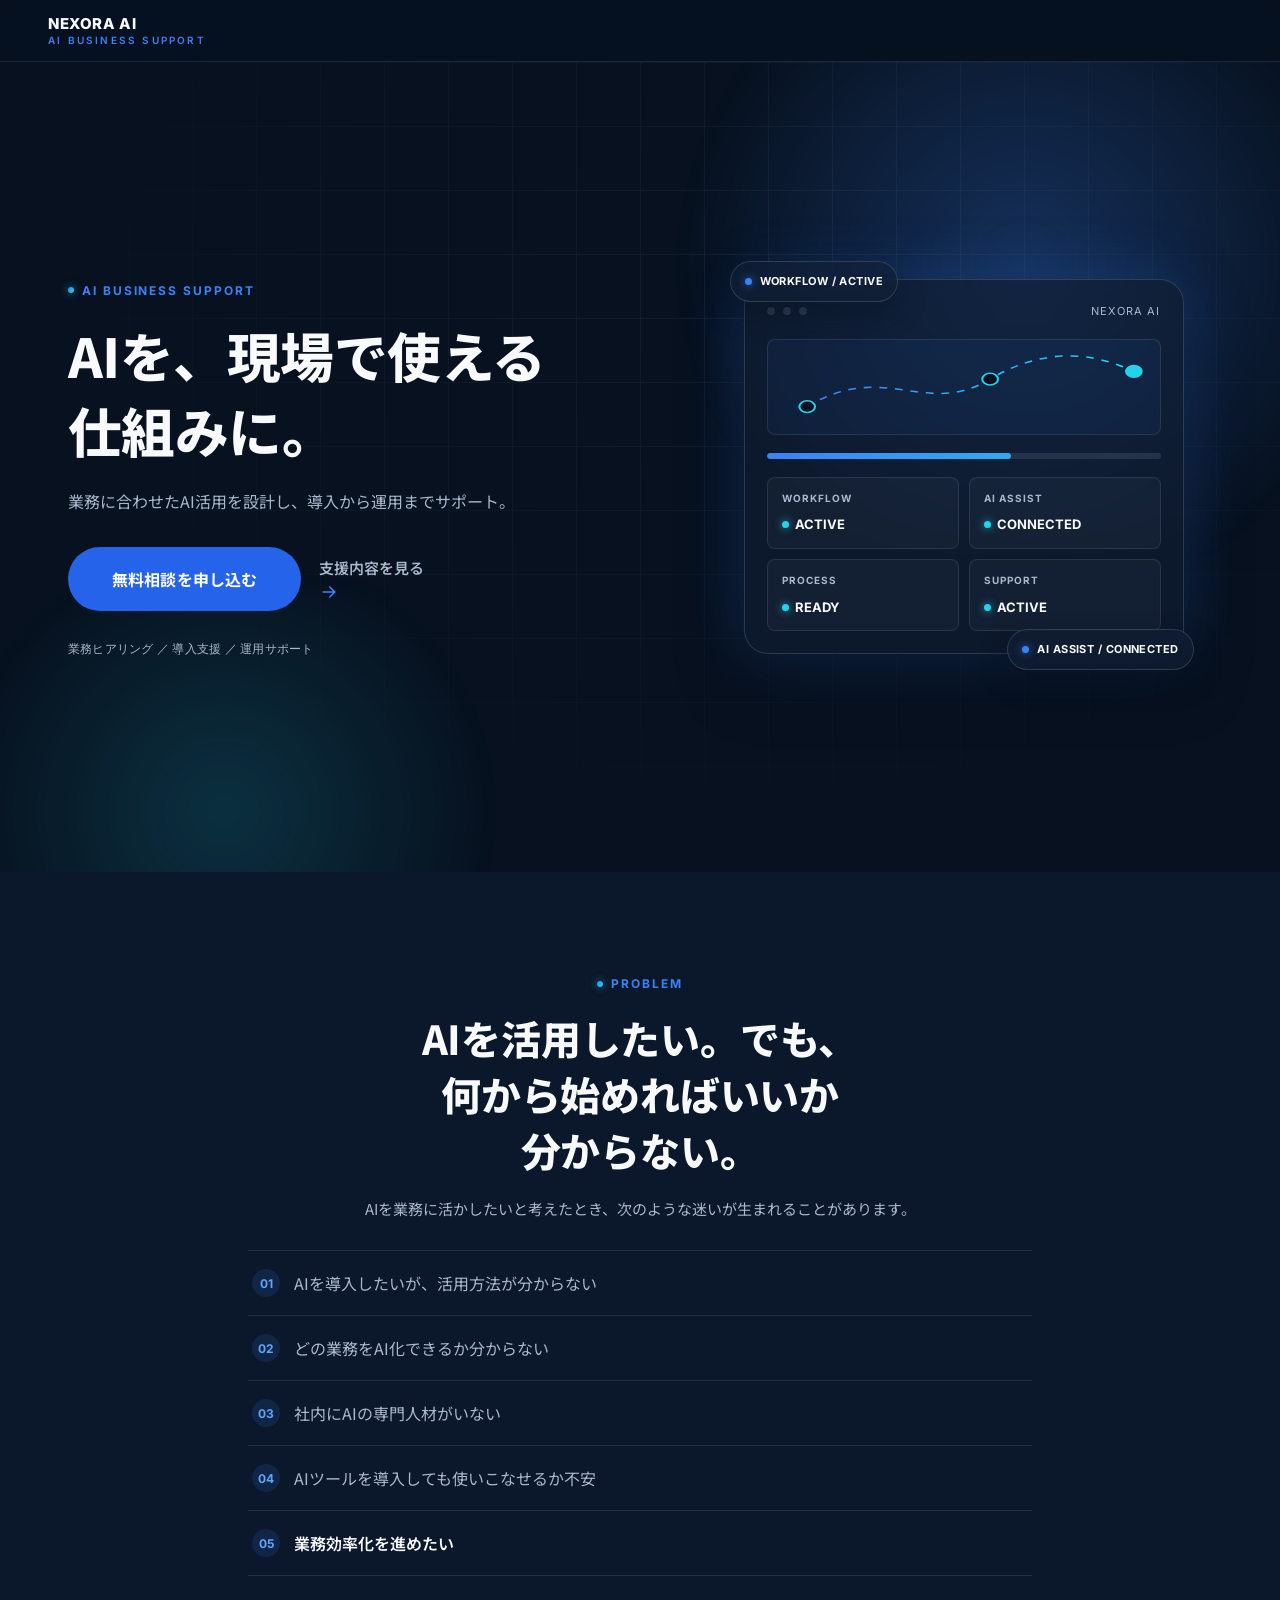
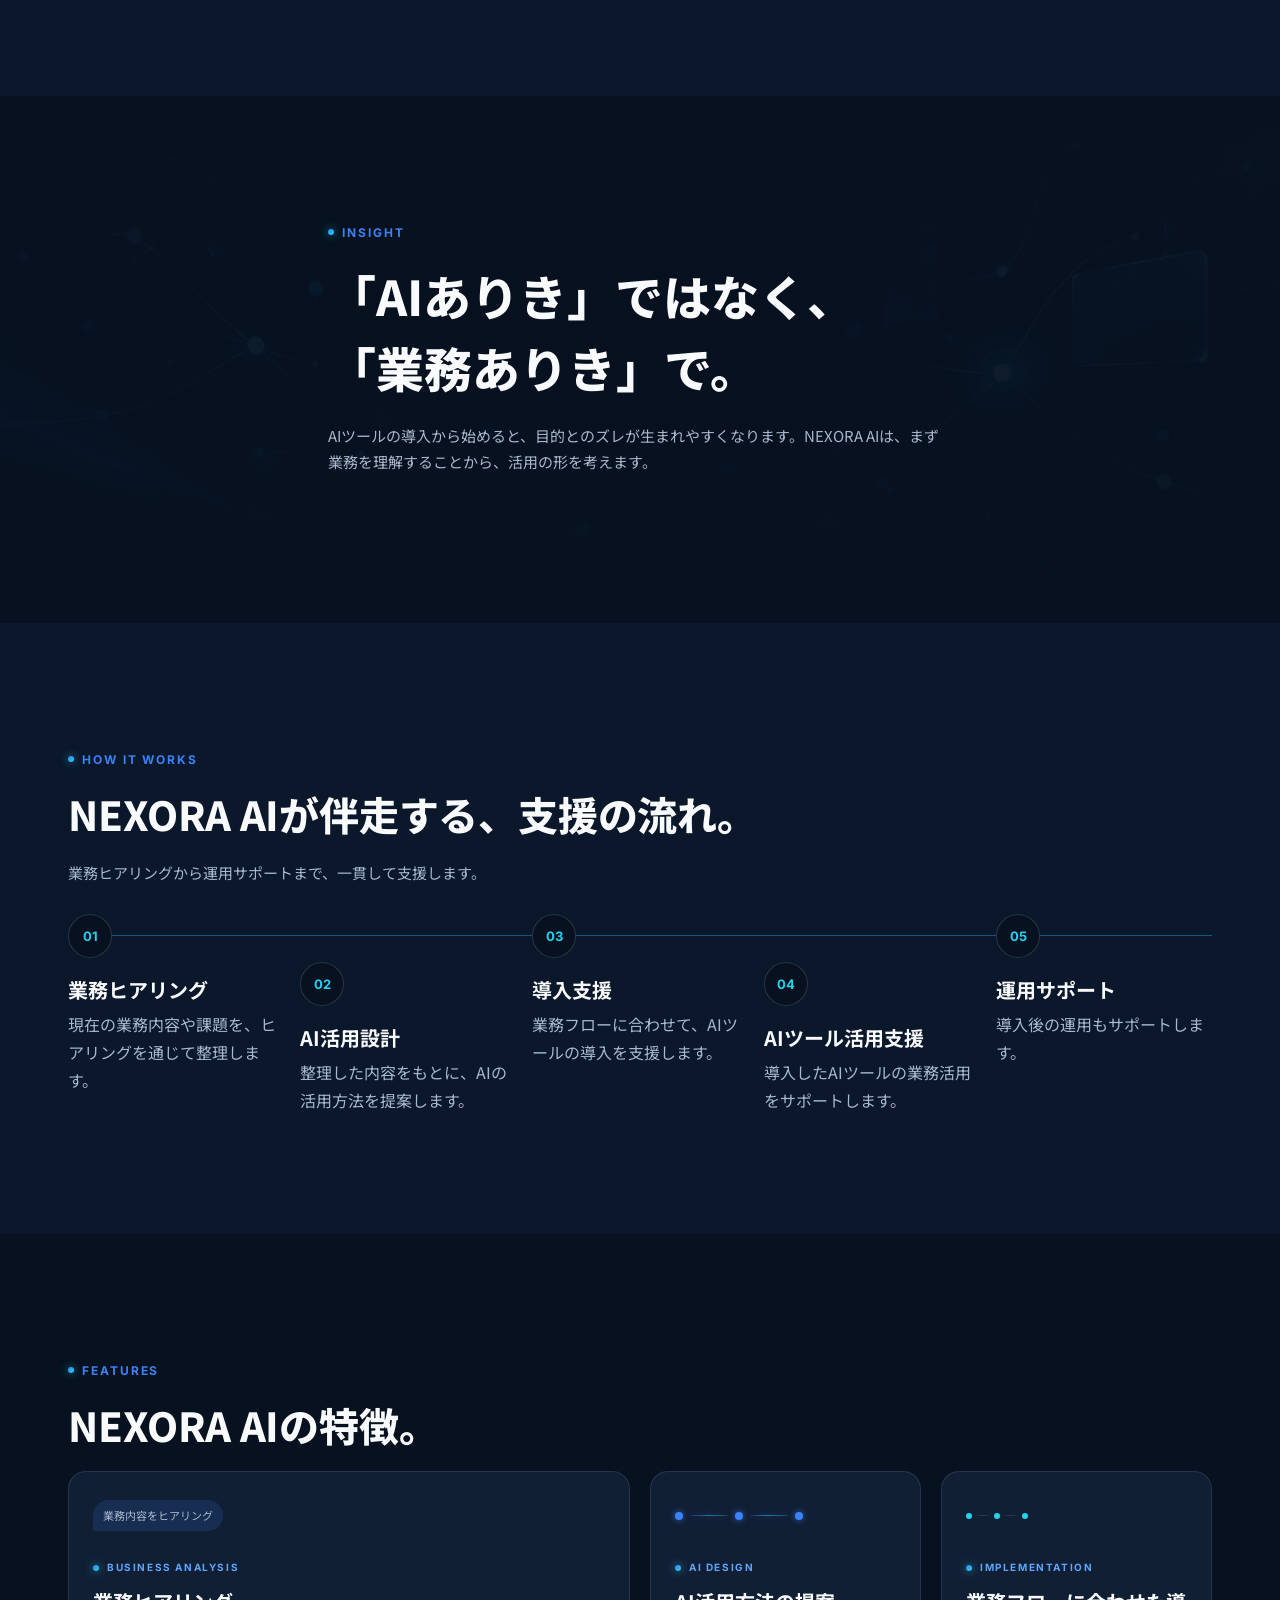
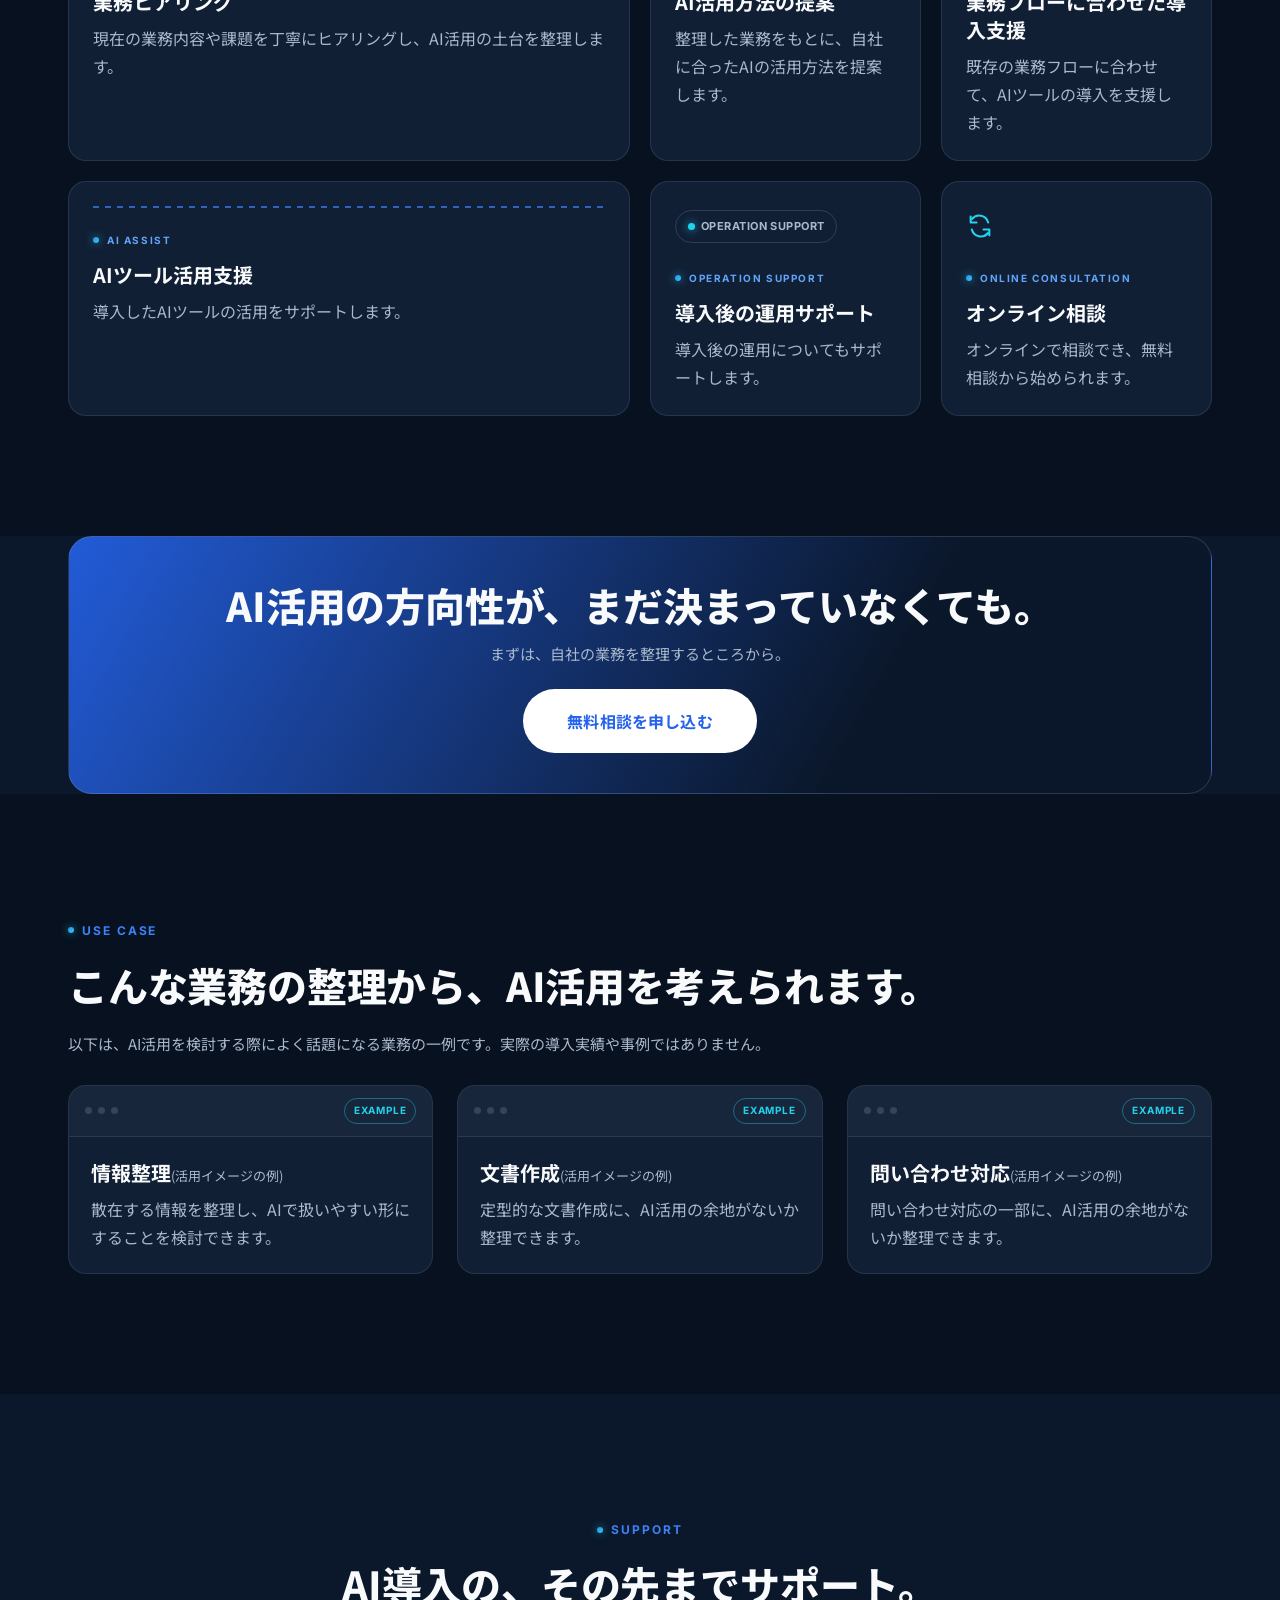
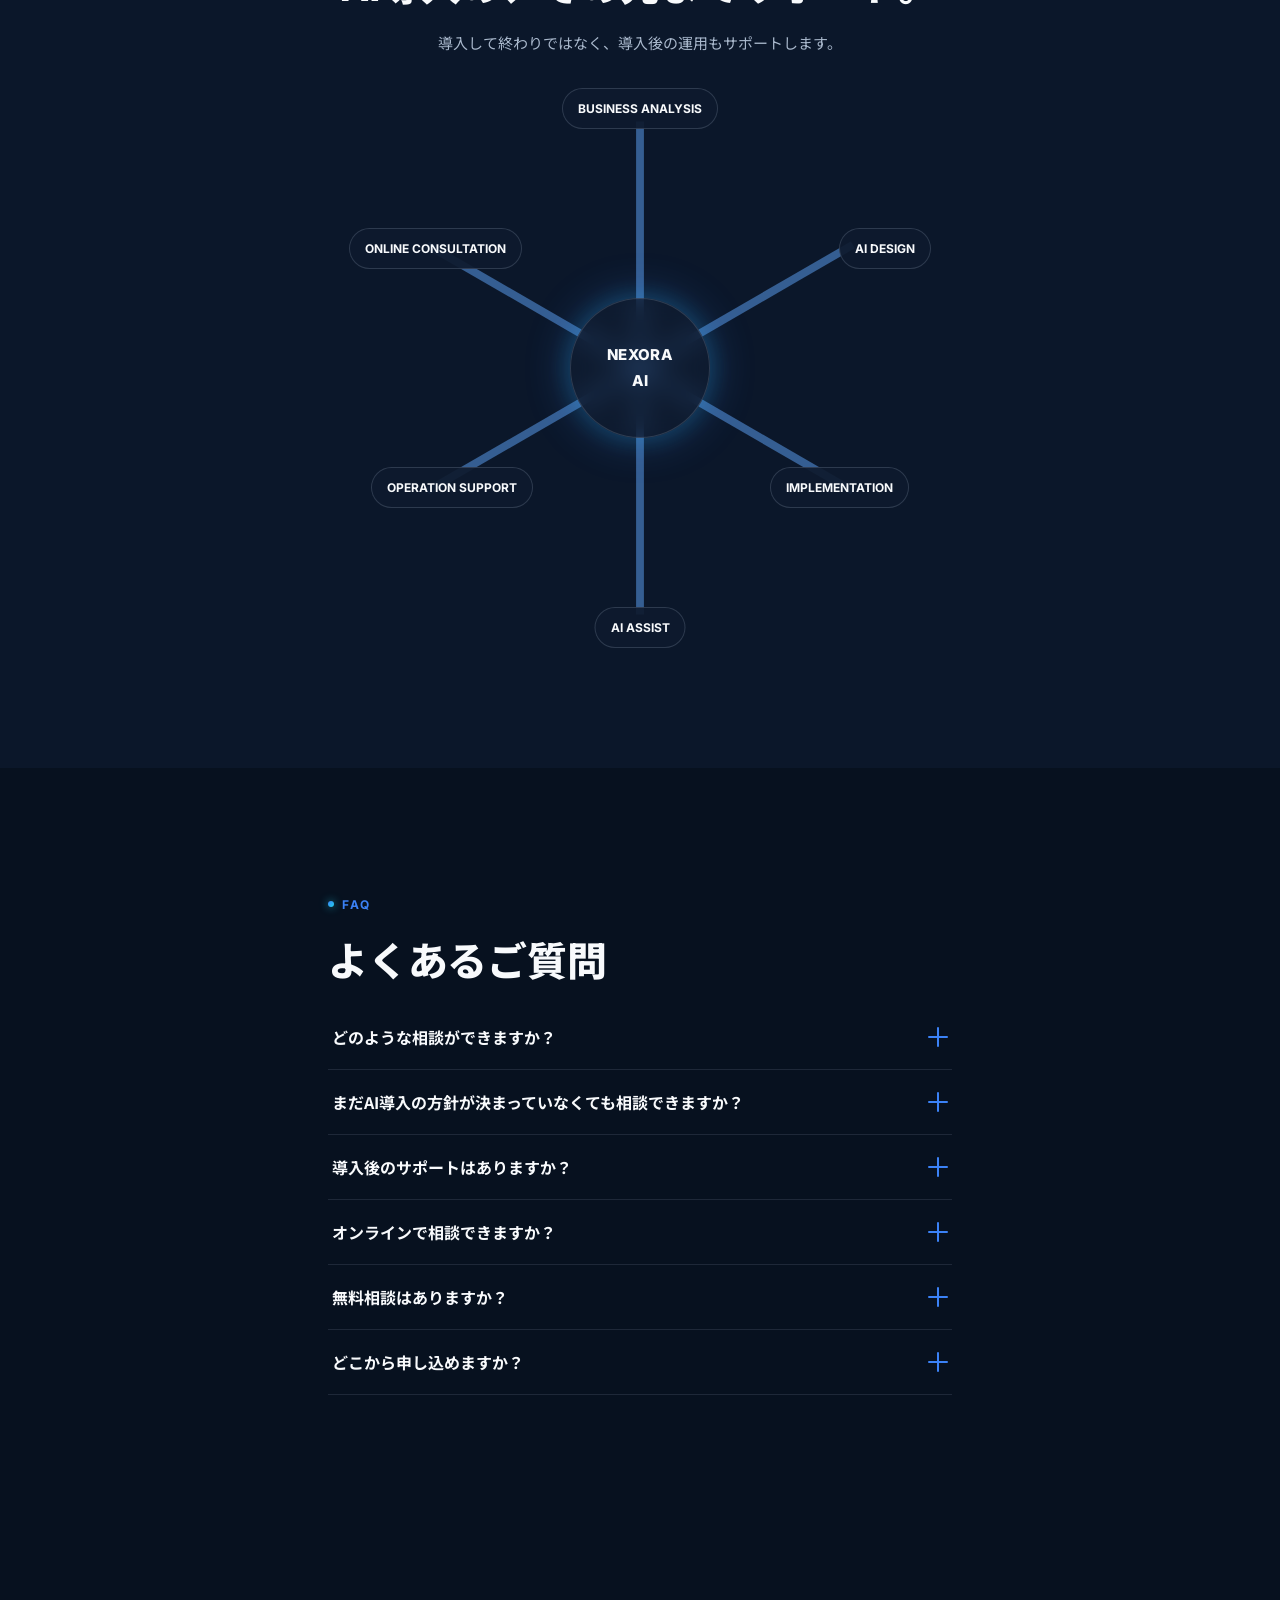
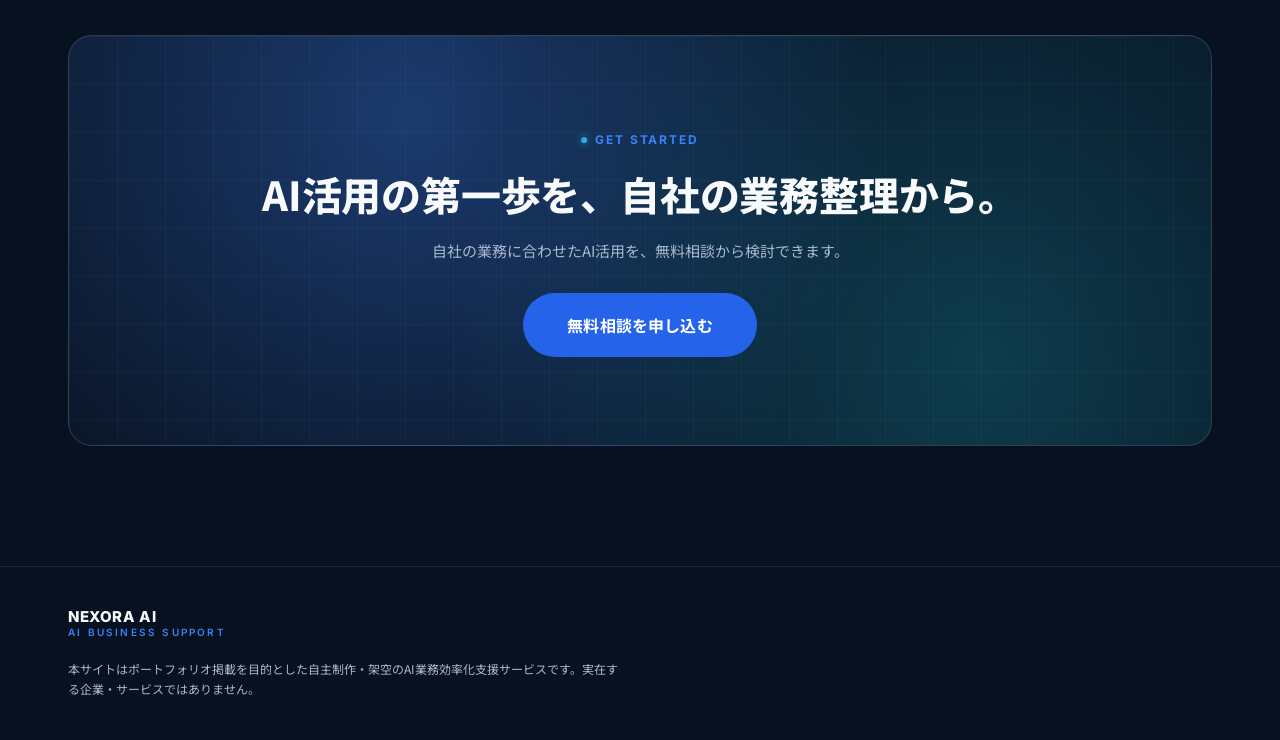
<file: lp-auto/projects/nexora-ai/site/index.html>
<!DOCTYPE html>
<html lang="ja">
<head>
<meta charset="UTF-8">
<meta name="viewport" content="width=device-width, initial-scale=1.0">
<title>NEXORA AI｜AIを、現場で使える仕組みに。</title>
<meta name="description" content="NEXORA AIは、業務ヒアリングからAI活用方法の提案、導入支援、運用サポートまでを一貫して支援するAI業務効率化支援サービスです。無料相談から始められます。">
<link rel="preconnect" href="https://fonts.googleapis.com">
<link rel="preconnect" href="https://fonts.gstatic.com" crossorigin>
<link href="https://fonts.googleapis.com/css2?family=Inter:wght@600;700;800&family=Noto+Sans+JP:wght@400;500;700;800&display=swap" rel="stylesheet">
<link rel="stylesheet" href="css/style.css">
</head>
<body>

<svg width="0" height="0" style="position:absolute" aria-hidden="true">
  <defs>
    <linearGradient id="nexora-line-gradient" x1="0%" y1="0%" x2="100%" y2="0%">
      <stop offset="0%" stop-color="#3B82F6" />
      <stop offset="100%" stop-color="#22D3EE" />
    </linearGradient>

    <symbol id="icon-arrow-right" viewBox="0 0 24 24" fill="none">
      <path d="M5 12h14M13 6l6 6-6 6" stroke="currentColor" stroke-width="2" stroke-linecap="round" stroke-linejoin="round"/>
    </symbol>
    <symbol id="icon-check" viewBox="0 0 24 24" fill="none">
      <path d="M5 13l4 4L19 7" stroke="currentColor" stroke-width="2" stroke-linecap="round" stroke-linejoin="round"/>
    </symbol>
    <symbol id="icon-refresh" viewBox="0 0 24 24" fill="none">
      <path d="M4 4v5h5M20 20v-5h-5" stroke="currentColor" stroke-width="1.8" stroke-linecap="round" stroke-linejoin="round"/>
      <path d="M5 15a8 8 0 0013.9 3M19 9A8 8 0 005.1 6" stroke="currentColor" stroke-width="1.8" stroke-linecap="round" stroke-linejoin="round"/>
    </symbol>
    <symbol id="icon-menu" viewBox="0 0 24 24" fill="none">
      <path d="M4 7h16M4 12h16M4 17h16" stroke="currentColor" stroke-width="2" stroke-linecap="round"/>
    </symbol>
  </defs>
</svg>

<header class="site-header">
  <div class="site-header-inner">
    <a href="#hero" class="brand-mark">NEXORA AI<span>AI BUSINESS SUPPORT</span></a>
  </div>
</header>

<main>

  <!-- ============================
       SECTION 01: HERO
  ============================ -->
  <section class="hero" id="hero">
    <div class="hero-bg" aria-hidden="true"></div>
    <div class="hero-grid" aria-hidden="true"></div>
    <div class="container hero-inner">
      <div class="hero-copy reveal">
        <span class="eyebrow">AI Business Support</span>
        <h1 class="hero-title">AIを、現場で使える<br>仕組みに。</h1>
        <p class="hero-sub">業務に合わせたAI活用を設計し、導入から運用までサポート。</p>
        <div class="hero-cta">
          <a href="#final-cta" class="button button-primary button-large">無料相談を申し込む</a>
          <a href="#how-it-works" class="button-ghost">
            支援内容を見る
            <svg class="icon arrow" width="16" height="16"><use href="#icon-arrow-right"></use></svg>
          </a>
        </div>
        <p class="hero-tags">業務ヒアリング ／ 導入支援 ／ 運用サポート</p>
      </div>

      <div class="hero-visual reveal">
        <div class="dashboard-wrap">
          <div class="dashboard-floating dashboard-floating-a" aria-hidden="true">
            <span class="status-dot"></span>
            WORKFLOW / ACTIVE
          </div>

          <div class="dashboard-panel" role="img" aria-label="AI活用の進行状況を示すダッシュボードのイメージ">
            <div class="dashboard-topbar" aria-hidden="true">
              <span class="dashboard-dot"></span>
              <span class="dashboard-dot"></span>
              <span class="dashboard-dot"></span>
              <span class="dashboard-topbar-label">NEXORA AI</span>
            </div>

            <div class="dashboard-flow" aria-hidden="true">
              <svg viewBox="0 0 300 96" preserveAspectRatio="none">
                <path class="dashboard-flow-line" d="M30,68 C90,20 120,80 170,40 S260,20 280,32"></path>
                <circle class="dashboard-flow-node" cx="30" cy="68" r="6"></circle>
                <circle class="dashboard-flow-node" cx="170" cy="40" r="6"></circle>
                <circle class="dashboard-flow-node dashboard-flow-node-fill" cx="280" cy="32" r="6"></circle>
              </svg>
            </div>

            <div class="dashboard-progress" aria-hidden="true">
              <div class="dashboard-progress-bar"></div>
            </div>

            <div class="dashboard-status-grid" aria-hidden="true">
              <div class="dashboard-status-card">
                <span class="dashboard-status-label">Workflow</span>
                <span class="dashboard-status-value"><span class="status-dot"></span>ACTIVE</span>
              </div>
              <div class="dashboard-status-card">
                <span class="dashboard-status-label">AI Assist</span>
                <span class="dashboard-status-value"><span class="status-dot"></span>CONNECTED</span>
              </div>
              <div class="dashboard-status-card">
                <span class="dashboard-status-label">Process</span>
                <span class="dashboard-status-value"><span class="status-dot"></span>READY</span>
              </div>
              <div class="dashboard-status-card">
                <span class="dashboard-status-label">Support</span>
                <span class="dashboard-status-value"><span class="status-dot"></span>ACTIVE</span>
              </div>
            </div>
          </div>

          <div class="dashboard-floating dashboard-floating-b" aria-hidden="true">
            <span class="status-dot"></span>
            AI ASSIST / CONNECTED
          </div>
        </div>
      </div>
    </div>
  </section>

  <!-- ============================
       SECTION 02: PROBLEM
  ============================ -->
  <section class="section section-navy" id="problem">
    <div class="container section-narrow-880">
      <span class="eyebrow">Problem</span>
      <h2 class="section-title reveal">AIを活用したい。でも、<br>何から始めればいいか<br>分からない。</h2>
      <p class="section-lead reveal">AIを業務に活かしたいと考えたとき、次のような<span class="nowrap">迷い</span>が生まれることがあります。</p>

      <ul class="problem-list reveal">
        <li class="problem-item">
          <span class="problem-chip" aria-hidden="true">01</span>
          <p>AIを導入したいが、活用方法が分からない</p>
        </li>
        <li class="problem-item">
          <span class="problem-chip" aria-hidden="true">02</span>
          <p>どの業務をAI化できるか分からない</p>
        </li>
        <li class="problem-item">
          <span class="problem-chip" aria-hidden="true">03</span>
          <p>社内にAIの専門人材がいない</p>
        </li>
        <li class="problem-item">
          <span class="problem-chip" aria-hidden="true">04</span>
          <p>AIツールを導入しても使いこなせるか不安</p>
        </li>
        <li class="problem-item is-emphasis">
          <span class="problem-chip" aria-hidden="true">05</span>
          <p>業務効率化を進めたい</p>
        </li>
      </ul>
    </div>
  </section>

  <!-- ============================
       SECTION 03: INSIGHT
  ============================ -->
  <section class="section section-deep insight" id="insight">
    <img
      src="images/nexora-workflow.webp"
      alt=""
      aria-hidden="true"
      loading="lazy"
      decoding="async"
      class="insight-bg-img"
      width="1672"
      height="941"
    >
    <div class="insight-bg-overlay" aria-hidden="true"></div>

    <div class="container section-narrow insight-inner">
      <span class="eyebrow">Insight</span>
      <h2 class="insight-title reveal">「AIありき」ではなく、<br>「業務ありき」で。</h2>
      <p class="section-lead reveal">AIツールの導入から始めると、目的とのズレが生まれやすくなります。NEXORA AIは、まず業務を理解することから、活用の形を考えます。</p>
    </div>
  </section>

  <!-- ============================
       SECTION 04: HOW IT WORKS
  ============================ -->
  <section class="section section-navy workflow" id="how-it-works">
    <div class="container">
      <span class="eyebrow">How It Works</span>
      <h2 class="section-title reveal">NEXORA AIが伴走する、<br class="sp-only">支援の流れ。</h2>
      <p class="section-lead reveal">業務ヒアリングから運用サポートまで、一貫して支援します。</p>

      <ol class="workflow-list reveal">
        <li class="workflow-step">
          <span class="workflow-step-marker" aria-hidden="true">01</span>
          <div class="workflow-step-body">
            <h3>業務ヒアリング</h3>
            <p>現在の業務内容や課題を、ヒアリングを通じて整理します。</p>
          </div>
        </li>
        <li class="workflow-step">
          <span class="workflow-step-marker" aria-hidden="true">02</span>
          <div class="workflow-step-body">
            <h3>AI活用設計</h3>
            <p>整理した内容をもとに、AIの活用方法を提案します。</p>
          </div>
        </li>
        <li class="workflow-step">
          <span class="workflow-step-marker" aria-hidden="true">03</span>
          <div class="workflow-step-body">
            <h3>導入支援</h3>
            <p>業務フローに合わせて、AIツールの導入を支援します。</p>
          </div>
        </li>
        <li class="workflow-step">
          <span class="workflow-step-marker" aria-hidden="true">04</span>
          <div class="workflow-step-body">
            <h3>AIツール活用支援</h3>
            <p>導入したAIツールの業務活用をサポートします。</p>
          </div>
        </li>
        <li class="workflow-step">
          <span class="workflow-step-marker" aria-hidden="true">05</span>
          <div class="workflow-step-body">
            <h3>運用サポート</h3>
            <p>導入後の運用もサポートします。</p>
          </div>
        </li>
      </ol>
    </div>
  </section>

  <!-- ============================
       SECTION 05: FEATURES (Bento Grid)
  ============================ -->
  <section class="section section-deep" id="features">
    <div class="container">
      <span class="eyebrow">Features</span>
      <h2 class="section-title reveal">NEXORA AIの特徴。</h2>

      <div class="bento-grid reveal">
        <div class="bento-card bento-large">
          <div class="bento-visual mv-chat" aria-hidden="true">
            <span class="bubble">業務内容をヒアリング</span>
          </div>
          <span class="eyebrow eyebrow-light">Business Analysis</span>
          <h3>業務ヒアリング</h3>
          <p>現在の業務内容や課題を丁寧にヒアリングし、AI活用の土台を整理します。</p>
        </div>

        <div class="bento-card bento-medium">
          <div class="bento-visual mv-nodes" aria-hidden="true">
            <span></span><span class="line"></span><span></span><span class="line"></span><span></span>
          </div>
          <span class="eyebrow eyebrow-light">AI Design</span>
          <h3>AI活用方法の提案</h3>
          <p>整理した業務をもとに、自社に合ったAIの活用方法を提案します。</p>
        </div>

        <div class="bento-card bento-medium">
          <div class="bento-visual mv-flow" aria-hidden="true">
            <span></span><span class="arrow"></span><span></span><span class="arrow"></span><span></span>
          </div>
          <span class="eyebrow eyebrow-light">Implementation</span>
          <h3>業務フローに合わせた導入支援</h3>
          <p>既存の業務フローに合わせて、AIツールの導入を支援します。</p>
        </div>

        <div class="bento-card bento-large">
          <div class="bento-visual mv-connection" aria-hidden="true"></div>
          <span class="eyebrow eyebrow-light">AI Assist</span>
          <h3>AIツール活用支援</h3>
          <p>導入したAIツールの活用をサポートします。</p>
        </div>

        <div class="bento-card bento-medium">
          <div class="bento-visual" aria-hidden="true">
            <span class="mv-chip"><span class="status-dot"></span>OPERATION SUPPORT</span>
          </div>
          <span class="eyebrow eyebrow-light">Operation Support</span>
          <h3>導入後の運用サポート</h3>
          <p>導入後の運用についてもサポートします。</p>
        </div>

        <div class="bento-card bento-small">
          <div class="bento-visual mv-loop" aria-hidden="true">
            <svg width="24" height="24"><use href="#icon-refresh"></use></svg>
          </div>
          <span class="eyebrow eyebrow-light">Online Consultation</span>
          <h3>オンライン相談</h3>
          <p>オンラインで相談でき、無料相談から始められます。</p>
        </div>
      </div>
    </div>
  </section>

  <!-- ============================
       SECTION 06: MID CTA
  ============================ -->
  <section class="section section-navy mid-cta">
    <div class="container">
      <div class="mid-cta-panel reveal">
        <h2 class="section-title" style="margin-bottom:8px;">AI活用の方向性が、<br class="sp-only">まだ決まっていなくても。</h2>
        <p>まずは、自社の業務を整理するところから。</p>
        <a href="#final-cta" class="button button-white button-large">無料相談を申し込む</a>
      </div>
    </div>
  </section>

  <!-- ============================
       SECTION 07: USE CASE
  ============================ -->
  <section class="section section-deep" id="usecase">
    <div class="container">
      <span class="eyebrow">Use Case</span>
      <h2 class="section-title reveal">こんな業務の整理から、<br class="sp-only">AI活用を考えられます。</h2>
      <p class="section-lead reveal">以下は、AI活用を検討する際によく話題になる業務の一例です。実際の導入実績や事例ではありません。</p>

      <div class="usecase-grid reveal">
        <div class="usecase-card">
          <div class="usecase-browserbar" aria-hidden="true">
            <span class="dashboard-dot"></span>
            <span class="dashboard-dot"></span>
            <span class="dashboard-dot"></span>
            <span class="usecase-example-tag">Example</span>
          </div>
          <div class="usecase-body">
            <h3>情報整理<span style="font-weight:400;color:var(--color-text-inverse-sub);font-size:13px;">(活用イメージの例)</span></h3>
            <p>散在する情報を整理し、AIで扱いやすい形にすることを検討できます。</p>
          </div>
        </div>

        <div class="usecase-card">
          <div class="usecase-browserbar" aria-hidden="true">
            <span class="dashboard-dot"></span>
            <span class="dashboard-dot"></span>
            <span class="dashboard-dot"></span>
            <span class="usecase-example-tag">Example</span>
          </div>
          <div class="usecase-body">
            <h3>文書作成<span style="font-weight:400;color:var(--color-text-inverse-sub);font-size:13px;">(活用イメージの例)</span></h3>
            <p>定型的な文書作成に、AI活用の余地がないか整理できます。</p>
          </div>
        </div>

        <div class="usecase-card">
          <div class="usecase-browserbar" aria-hidden="true">
            <span class="dashboard-dot"></span>
            <span class="dashboard-dot"></span>
            <span class="dashboard-dot"></span>
            <span class="usecase-example-tag">Example</span>
          </div>
          <div class="usecase-body">
            <h3>問い合わせ対応<span style="font-weight:400;color:var(--color-text-inverse-sub);font-size:13px;">(活用イメージの例)</span></h3>
            <p>問い合わせ対応の一部に、AI活用の余地がないか整理できます。</p>
          </div>
        </div>
      </div>
    </div>
  </section>

  <!-- ============================
       SECTION 08: SUPPORT
  ============================ -->
  <section class="section section-navy" id="support">
    <div class="container section-narrow-880">
      <span class="eyebrow">Support</span>
      <h2 class="section-title reveal">AI導入の、その先まで<br class="sp-only">サポート。</h2>
      <p class="section-lead reveal">導入して終わりではなく、導入後の運用もサポートします。</p>

      <div class="support-diagram reveal" role="img" aria-label="NEXORA AIを中心に、業務ヒアリング・AI活用提案・導入支援・AI活用支援・運用サポート・オンライン相談の各支援が連携していることを示す図">
        <svg class="support-svg" viewBox="0 0 100 100" preserveAspectRatio="none" aria-hidden="true">
          <line x1="50" y1="50" x2="50" y2="6"></line>
          <line x1="50" y1="50" x2="88" y2="28"></line>
          <line x1="50" y1="50" x2="88" y2="72"></line>
          <line x1="50" y1="50" x2="50" y2="94"></line>
          <line x1="50" y1="50" x2="12" y2="72"></line>
          <line x1="50" y1="50" x2="12" y2="28"></line>
        </svg>

        <div class="support-center" aria-hidden="true">
          <strong>NEXORA<br>AI</strong>
        </div>

        <div class="support-node support-node-1" aria-hidden="true">BUSINESS ANALYSIS</div>
        <div class="support-node support-node-2" aria-hidden="true">AI DESIGN</div>
        <div class="support-node support-node-3" aria-hidden="true">IMPLEMENTATION</div>
        <div class="support-node support-node-4" aria-hidden="true">AI ASSIST</div>
        <div class="support-node support-node-5" aria-hidden="true">OPERATION SUPPORT</div>
        <div class="support-node support-node-6" aria-hidden="true">ONLINE CONSULTATION</div>
      </div>
    </div>
  </section>

  <!-- ============================
       SECTION 09: FAQ
  ============================ -->
  <section class="section section-deep" id="faq">
    <div class="container section-narrow">
      <span class="eyebrow">FAQ</span>
      <h2 class="section-title reveal">よくあるご質問</h2>

      <div class="faq-list reveal">
        <div class="faq-item">
          <h3 class="faq-heading">
            <button type="button" class="faq-question" aria-expanded="false" aria-controls="faq-a1" id="faq-q1">
              <span>どのような相談ができますか？</span>
              <span class="faq-icon" aria-hidden="true"></span>
            </button>
          </h3>
          <div class="faq-answer" id="faq-a1" role="region" aria-labelledby="faq-q1">
            <p>業務ヒアリングや、AI活用方法のご提案について相談いただけます。</p>
          </div>
        </div>

        <div class="faq-item">
          <h3 class="faq-heading">
            <button type="button" class="faq-question" aria-expanded="false" aria-controls="faq-a2" id="faq-q2">
              <span>まだAI導入の方針が決まっていなくても相談できますか？</span>
              <span class="faq-icon" aria-hidden="true"></span>
            </button>
          </h3>
          <div class="faq-answer" id="faq-a2" role="region" aria-labelledby="faq-q2">
            <p>業務ヒアリングやAI活用方法の提案を行っているため、活用方法を整理する段階からご相談いただけます。</p>
          </div>
        </div>

        <div class="faq-item">
          <h3 class="faq-heading">
            <button type="button" class="faq-question" aria-expanded="false" aria-controls="faq-a3" id="faq-q3">
              <span>導入後のサポートはありますか？</span>
              <span class="faq-icon" aria-hidden="true"></span>
            </button>
          </h3>
          <div class="faq-answer" id="faq-a3" role="region" aria-labelledby="faq-q3">
            <p>はい。導入後の運用サポートをご用意しています。</p>
          </div>
        </div>

        <div class="faq-item">
          <h3 class="faq-heading">
            <button type="button" class="faq-question" aria-expanded="false" aria-controls="faq-a4" id="faq-q4">
              <span>オンラインで相談できますか？</span>
              <span class="faq-icon" aria-hidden="true"></span>
            </button>
          </h3>
          <div class="faq-answer" id="faq-a4" role="region" aria-labelledby="faq-q4">
            <p>はい。オンラインでの相談に対応しています。</p>
          </div>
        </div>

        <div class="faq-item">
          <h3 class="faq-heading">
            <button type="button" class="faq-question" aria-expanded="false" aria-controls="faq-a5" id="faq-q5">
              <span>無料相談はありますか？</span>
              <span class="faq-icon" aria-hidden="true"></span>
            </button>
          </h3>
          <div class="faq-answer" id="faq-a5" role="region" aria-labelledby="faq-q5">
            <p>はい。無料相談をご用意しています。</p>
          </div>
        </div>

        <div class="faq-item">
          <h3 class="faq-heading">
            <button type="button" class="faq-question" aria-expanded="false" aria-controls="faq-a6" id="faq-q6">
              <span>どこから申し込めますか？</span>
              <span class="faq-icon" aria-hidden="true"></span>
            </button>
          </h3>
          <div class="faq-answer" id="faq-a6" role="region" aria-labelledby="faq-q6">
            <p>Webから無料相談をお申し込みいただけます。</p>
          </div>
        </div>
      </div>
    </div>
  </section>

  <!-- ============================
       SECTION 10: FINAL CTA
  ============================ -->
  <section class="section-final-cta" id="final-cta">
    <div class="container">
      <div class="final-cta reveal">
        <div class="final-cta-inner">
          <span class="eyebrow">Get Started</span>
          <h2 class="section-title">AI活用の第一歩を、<br class="sp-only">自社の業務整理から。</h2>
          <p>自社の業務に合わせたAI活用を、無料相談から検討できます。</p>
          <a href="#" class="button button-primary button-large">無料相談を申し込む</a>
        </div>
      </div>
    </div>
  </section>

</main>

<footer class="site-footer">
  <div class="container site-footer-inner">
    <a href="#hero" class="brand-mark">NEXORA AI<span>AI BUSINESS SUPPORT</span></a>
    <p class="footer-disclaimer">本サイトはポートフォリオ掲載を目的とした自主制作・架空のAI業務効率化支援サービスです。実在する企業・サービスではありません。</p>
  </div>
</footer>

<script src="js/main.js"></script>
</body>
</html>
</file>
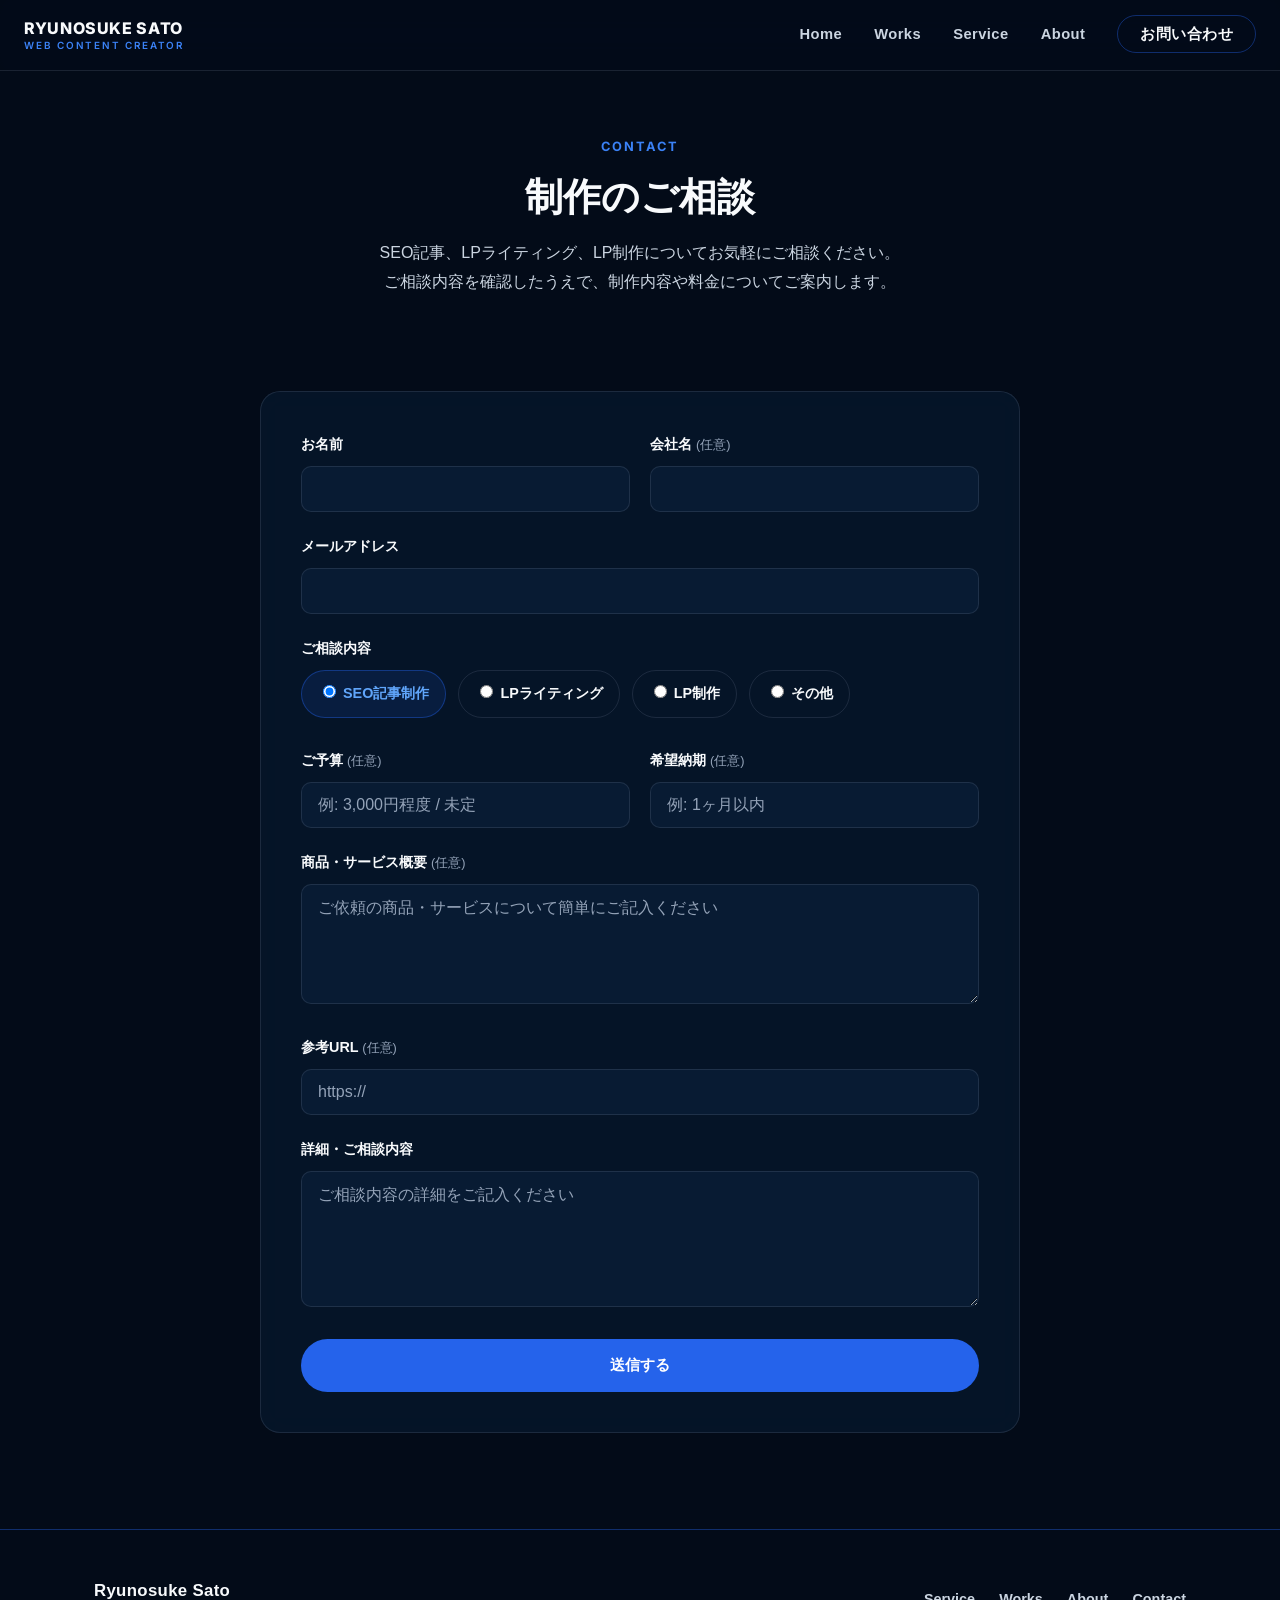
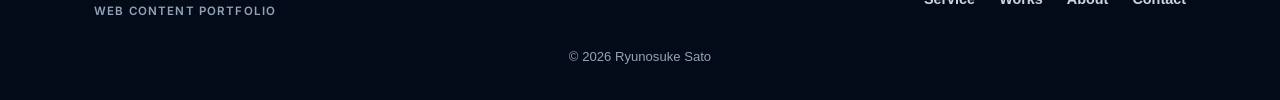
<file: contact.html>
<!DOCTYPE html>
<html lang="ja">
<head>
  <meta charset="UTF-8">
  <meta name="viewport" content="width=device-width, initial-scale=1.0">
  <title>CONTACT | Ryunosuke Sato</title>
  <meta name="description" content="SEO記事、LPライティング、LP制作についてのご相談はこちらから。">
  <link rel="preconnect" href="https://fonts.googleapis.com">
  <link rel="preconnect" href="https://fonts.gstatic.com" crossorigin>
  <link href="https://fonts.googleapis.com/css2?family=Inter:wght@600;700;800;900&display=swap" rel="stylesheet">
  <link rel="stylesheet" href="css/style.css">
</head>
<body>

  <header>
    <a href="index.html" class="site-brand">
      <span class="site-brand-name">RYUNOSUKE SATO</span>
      <span class="site-brand-role">WEB CONTENT CREATOR</span>
    </a>
    <button class="menu-toggle" aria-label="メニューを開閉する" aria-expanded="false">
      <span></span>
      <span></span>
      <span></span>
    </button>
    <nav>
      <ul>
        <li><a href="index.html">Home</a></li>
        <li><a href="works.html">Works</a></li>
        <li><a href="index.html#service">Service</a></li>
        <li><a href="index.html#about">About</a></li>
        <li><a href="contact.html" class="nav-cta">お問い合わせ</a></li>
      </ul>
    </nav>
  </header>

  <main>

    <section class="page-intro">
      <div class="container">
        <span class="section-eyebrow">CONTACT</span>
        <h1>制作のご相談</h1>
        <p>
          SEO記事、LPライティング、LP制作についてお気軽にご相談ください。<br>
          ご相談内容を確認したうえで、制作内容や料金についてご案内します。
        </p>
      </div>
    </section>

    <section id="contact-form">
      <div class="container contact-layout glass-panel">
        <!-- TODO: 問い合わせフォーム送信先を設定 -->
        <!-- 既存のFormspree宛先(action)はそのまま維持しています。宛先メールの受信確認のみ別途お願いします。 -->
        <form action="https://formspree.io/f/xjybzrdy" method="POST">
          <input type="hidden" name="_subject" value="ポートフォリオサイトからのお問い合わせ">

          <div class="form-row">
            <div class="form-group">
              <label for="name">お名前</label>
              <input type="text" id="name" name="name" required>
            </div>
            <div class="form-group">
              <label for="company">会社名 <span class="form-optional">(任意)</span></label>
              <input type="text" id="company" name="company">
            </div>
          </div>

          <div class="form-group">
            <label for="email">メールアドレス</label>
            <input type="email" id="email" name="email" required>
          </div>

          <div class="form-group">
            <label>ご相談内容</label>
            <div class="radio-group">
              <label class="radio-option">
                <input type="radio" name="inquiry_type" value="SEO記事制作" checked>
                SEO記事制作
              </label>
              <label class="radio-option">
                <input type="radio" name="inquiry_type" value="LPライティング">
                LPライティング
              </label>
              <label class="radio-option">
                <input type="radio" name="inquiry_type" value="LP制作">
                LP制作
              </label>
              <label class="radio-option">
                <input type="radio" name="inquiry_type" value="その他">
                その他
              </label>
            </div>
          </div>

          <div class="form-row">
            <div class="form-group">
              <label for="budget">ご予算 <span class="form-optional">(任意)</span></label>
              <input type="text" id="budget" name="budget" placeholder="例: 3,000円程度 / 未定">
            </div>
            <div class="form-group">
              <label for="deadline">希望納期 <span class="form-optional">(任意)</span></label>
              <input type="text" id="deadline" name="deadline" placeholder="例: 1ヶ月以内">
            </div>
          </div>

          <div class="form-group">
            <label for="overview">商品・サービス概要 <span class="form-optional">(任意)</span></label>
            <textarea id="overview" name="service_overview" rows="4" placeholder="ご依頼の商品・サービスについて簡単にご記入ください"></textarea>
          </div>

          <div class="form-group">
            <label for="reference_url">参考URL <span class="form-optional">(任意)</span></label>
            <input type="url" id="reference_url" name="reference_url" placeholder="https://">
          </div>

          <div class="form-group">
            <label for="message">詳細・ご相談内容</label>
            <textarea id="message" name="message" rows="6" required placeholder="ご相談内容の詳細をご記入ください"></textarea>
          </div>

          <button type="submit" class="button button-primary button-block">送信する</button>
        </form>
      </div>
    </section>

  </main>

  <footer>
    <div class="container">
      <div class="footer-inner">
        <div class="footer-brand">
          <p class="site-name">Ryunosuke Sato</p>
          <p class="footer-tagline">WEB CONTENT PORTFOLIO</p>
        </div>
        <nav class="footer-nav">
          <ul>
            <li><a href="index.html#service">Service</a></li>
            <li><a href="index.html#featured-works">Works</a></li>
            <li><a href="index.html#about">About</a></li>
            <li><a href="contact.html">Contact</a></li>
          </ul>
        </nav>
      </div>
      <p class="footer-copy">&copy; 2026 Ryunosuke Sato</p>
    </div>
  </footer>

  <script src="js/main.js"></script>
</body>
</html>
</file>
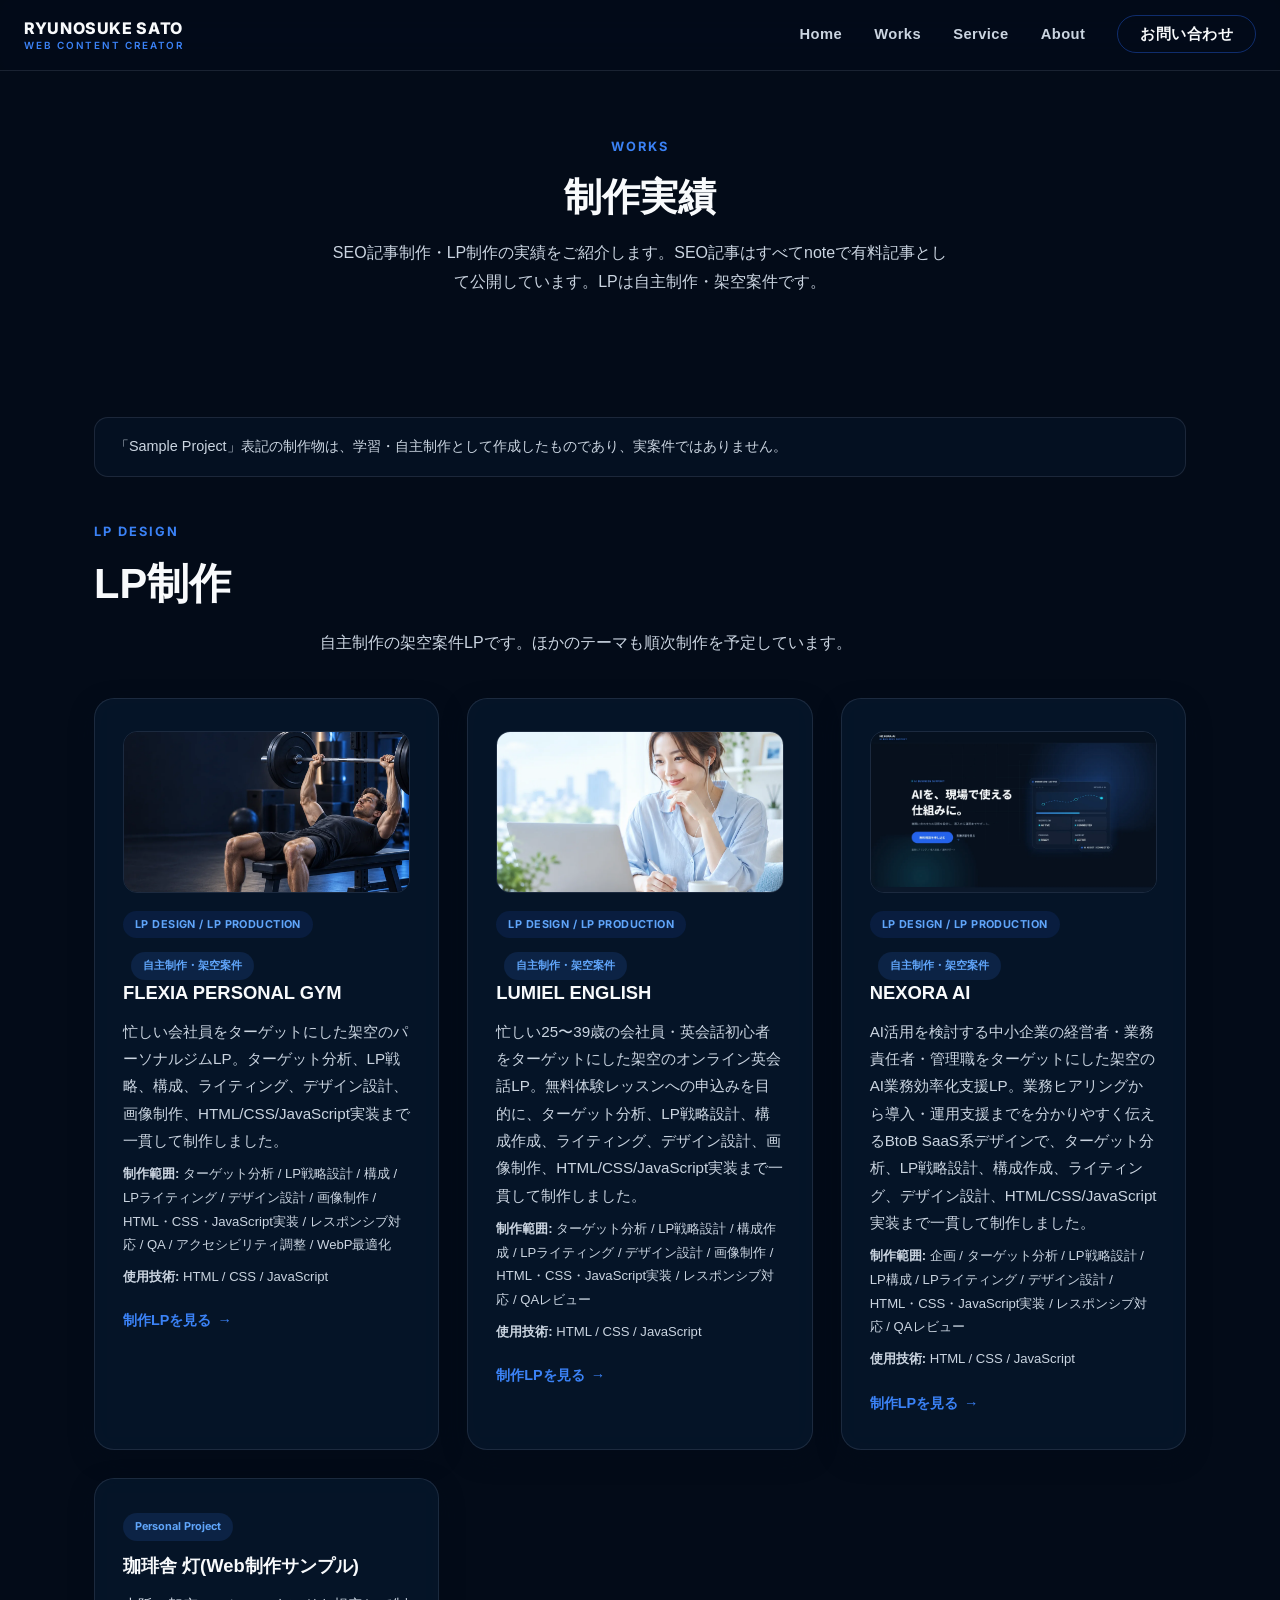
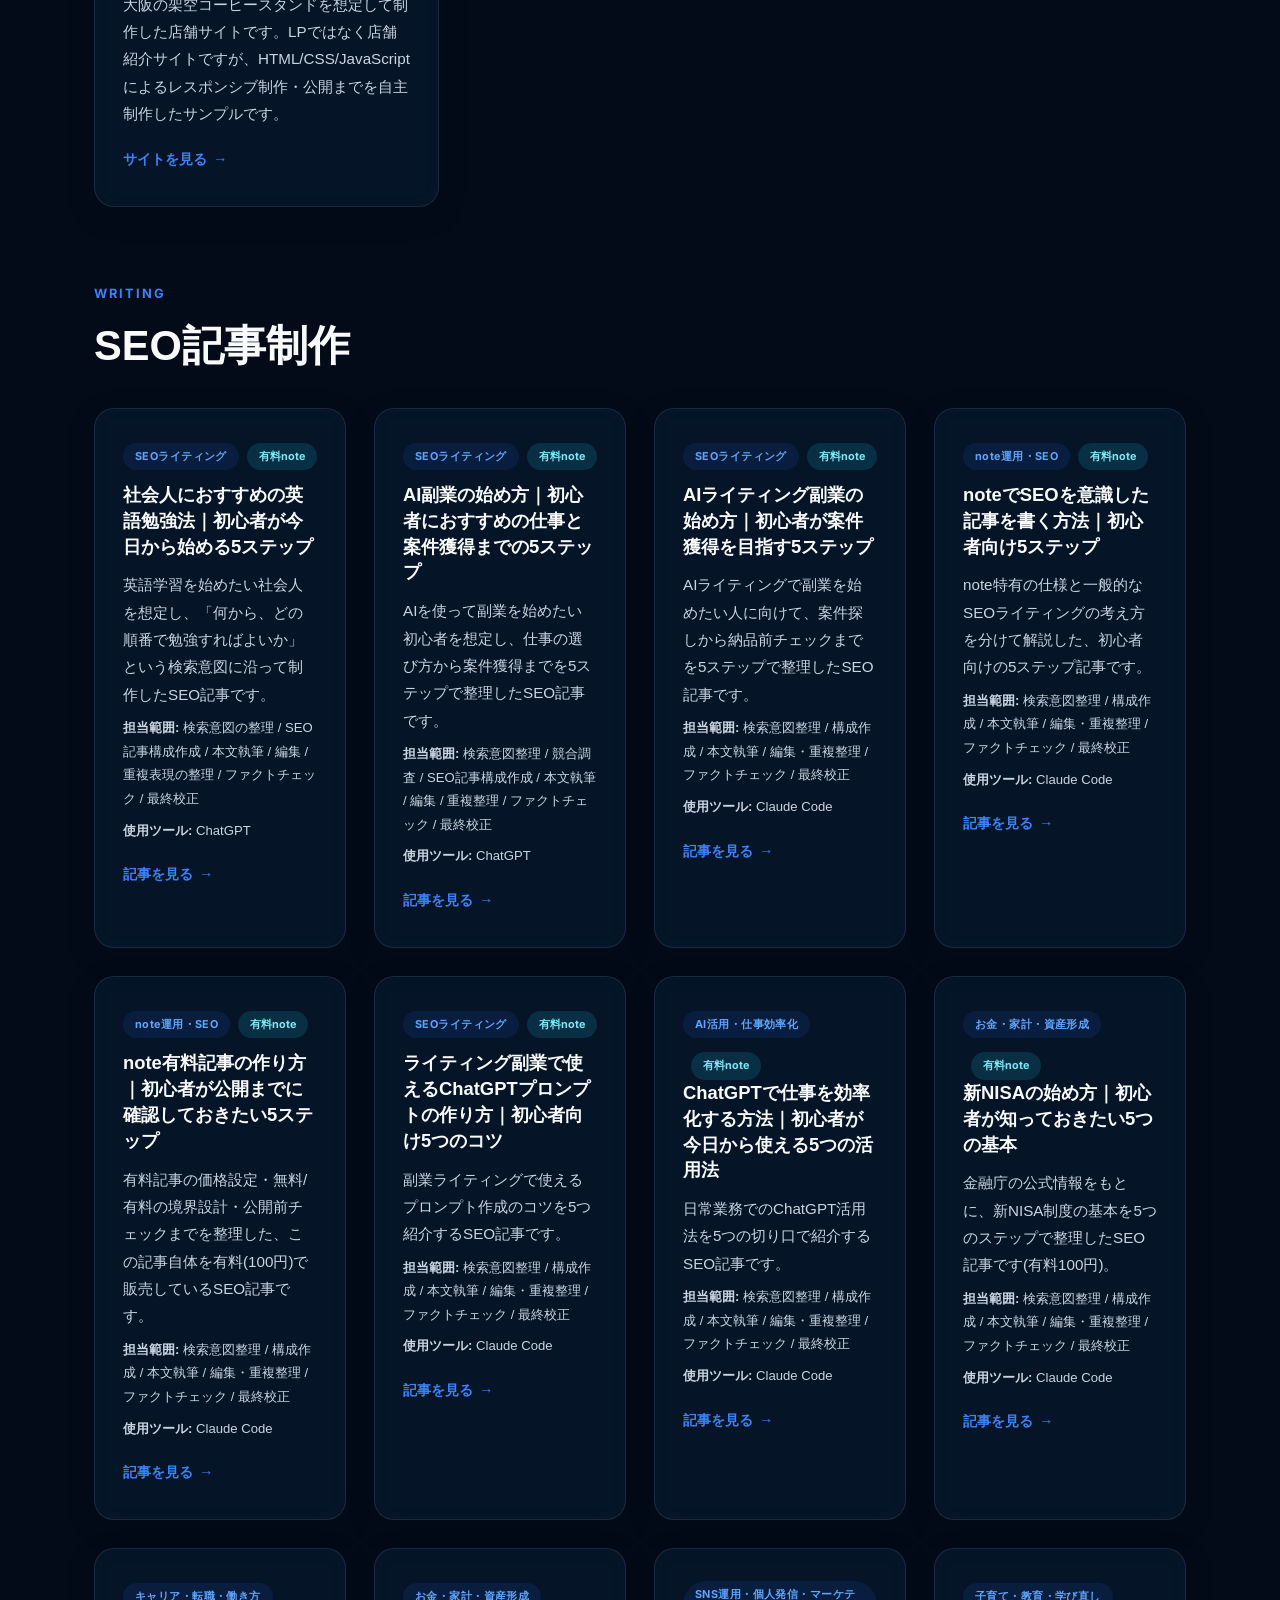
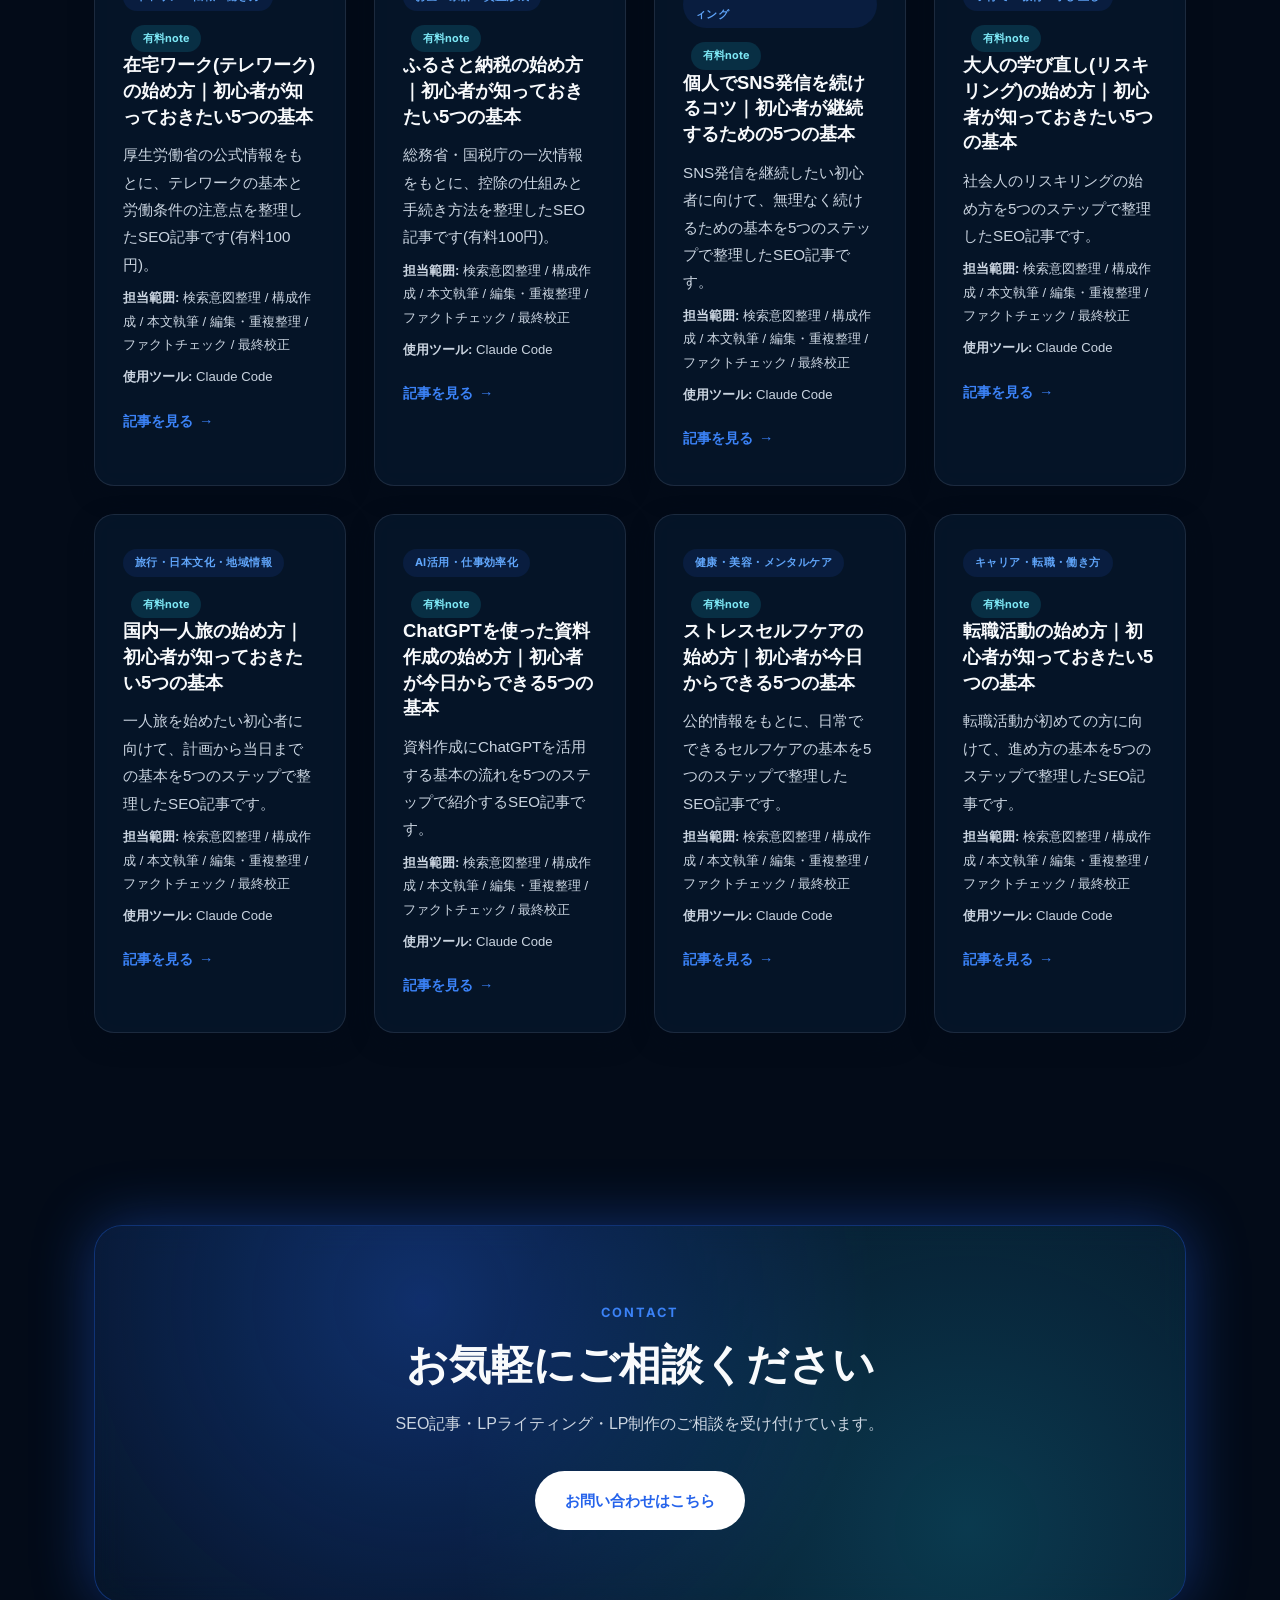
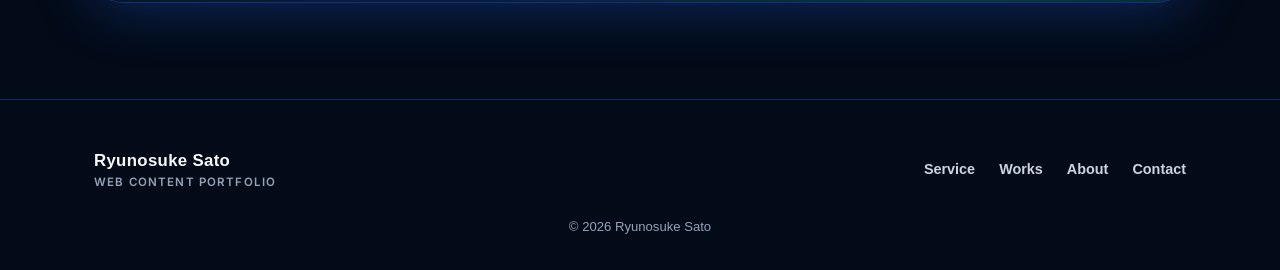
<file: works.html>
<!DOCTYPE html>
<html lang="ja">
<head>
  <meta charset="UTF-8">
  <meta name="viewport" content="width=device-width, initial-scale=1.0">
  <title>WORKS | Ryunosuke Sato</title>
  <meta name="description" content="SEOライティング・LP制作の制作実績一覧。自主制作の架空案件LP「FLEXIA PERSONAL GYM」もご紹介します。">
  <link rel="preconnect" href="https://fonts.googleapis.com">
  <link rel="preconnect" href="https://fonts.gstatic.com" crossorigin>
  <link href="https://fonts.googleapis.com/css2?family=Inter:wght@600;700;800;900&display=swap" rel="stylesheet">
  <link rel="stylesheet" href="css/style.css">
</head>
<body>

  <header>
    <a href="index.html" class="site-brand">
      <span class="site-brand-name">RYUNOSUKE SATO</span>
      <span class="site-brand-role">WEB CONTENT CREATOR</span>
    </a>
    <button class="menu-toggle" aria-label="メニューを開閉する" aria-expanded="false">
      <span></span>
      <span></span>
      <span></span>
    </button>
    <nav>
      <ul>
        <li><a href="index.html">Home</a></li>
        <li><a href="works.html">Works</a></li>
        <li><a href="index.html#service">Service</a></li>
        <li><a href="index.html#about">About</a></li>
        <li><a href="contact.html" class="nav-cta">お問い合わせ</a></li>
      </ul>
    </nav>
  </header>

  <main>

    <section class="page-intro">
      <div class="container">
        <span class="section-eyebrow">WORKS</span>
        <h1>制作実績</h1>
        <p>SEO記事制作・LP制作の実績をご紹介します。SEO記事はすべてnoteで有料記事として公開しています。LPは自主制作・架空案件です。</p>
      </div>
    </section>

    <section>
      <div class="container">

        <p class="works-notice reveal">
          「Sample Project」表記の制作物は、学習・自主制作として作成したものであり、実案件ではありません。
        </p>

        <div class="section-head reveal" style="text-align:left;margin-bottom:32px;max-width:none;">
          <span class="section-eyebrow">LP DESIGN</span>
          <h2 class="section-title">LP制作</h2>
          <p class="section-lead">自主制作の架空案件LPです。ほかのテーマも順次制作を予定しています。</p>
        </div>

        <div class="card-grid">
          <article class="card reveal">
            <img class="work-card-thumb" src="lp-auto/projects/flexia-personal-gym/site/images/flexia-hero.webp" alt="FLEXIA PERSONAL GYM LPのファーストビュー" loading="lazy">
            <span class="work-tag">LP DESIGN / LP PRODUCTION</span><span class="badge badge-sample">自主制作・架空案件</span>
            <h3>FLEXIA PERSONAL GYM</h3>
            <p>忙しい会社員をターゲットにした架空のパーソナルジムLP。ターゲット分析、LP戦略、構成、ライティング、デザイン設計、画像制作、HTML/CSS/JavaScript実装まで一貫して制作しました。</p>
            <p class="card-meta"><strong>制作範囲:</strong> ターゲット分析 / LP戦略設計 / 構成 / LPライティング / デザイン設計 / 画像制作 / HTML・CSS・JavaScript実装 / レスポンシブ対応 / QA / アクセシビリティ調整 / WebP最適化</p>
            <p class="card-meta"><strong>使用技術:</strong> HTML / CSS / JavaScript</p>
            <div class="card-links">
              <a href="lp-auto/projects/flexia-personal-gym/site/index.html" target="_blank" rel="noopener noreferrer" class="link-arrow">制作LPを見る</a>
            </div>
          </article>
          <article class="card reveal">
            <img class="work-card-thumb" src="lp-auto/projects/lumiel-english/site/images/lumiel-hero.webp" alt="LUMIEL ENGLISH LPのファーストビュー" loading="lazy">
            <span class="work-tag">LP DESIGN / LP PRODUCTION</span><span class="badge badge-sample">自主制作・架空案件</span>
            <h3>LUMIEL ENGLISH</h3>
            <p>忙しい25〜39歳の会社員・英会話初心者をターゲットにした架空のオンライン英会話LP。無料体験レッスンへの申込みを目的に、ターゲット分析、LP戦略設計、構成作成、ライティング、デザイン設計、画像制作、HTML/CSS/JavaScript実装まで一貫して制作しました。</p>
            <p class="card-meta"><strong>制作範囲:</strong> ターゲット分析 / LP戦略設計 / 構成作成 / LPライティング / デザイン設計 / 画像制作 / HTML・CSS・JavaScript実装 / レスポンシブ対応 / QAレビュー</p>
            <p class="card-meta"><strong>使用技術:</strong> HTML / CSS / JavaScript</p>
            <div class="card-links">
              <a href="lp-auto/projects/lumiel-english/site/index.html" target="_blank" rel="noopener noreferrer" class="link-arrow">制作LPを見る</a>
            </div>
          </article>
          <article class="card reveal">
            <img class="work-card-thumb" src="images/nexora-ai-portfolio.webp" alt="NEXORA AI LPのイメージビジュアル" loading="lazy">
            <span class="work-tag">LP DESIGN / LP PRODUCTION</span><span class="badge badge-sample">自主制作・架空案件</span>
            <h3>NEXORA AI</h3>
            <p>AI活用を検討する中小企業の経営者・業務責任者・管理職をターゲットにした架空のAI業務効率化支援LP。業務ヒアリングから導入・運用支援までを分かりやすく伝えるBtoB SaaS系デザインで、ターゲット分析、LP戦略設計、構成作成、ライティング、デザイン設計、HTML/CSS/JavaScript実装まで一貫して制作しました。</p>
            <p class="card-meta"><strong>制作範囲:</strong> 企画 / ターゲット分析 / LP戦略設計 / LP構成 / LPライティング / デザイン設計 / HTML・CSS・JavaScript実装 / レスポンシブ対応 / QAレビュー</p>
            <p class="card-meta"><strong>使用技術:</strong> HTML / CSS / JavaScript</p>
            <div class="card-links">
              <a href="lp-auto/projects/nexora-ai/site/index.html" target="_blank" rel="noopener noreferrer" class="link-arrow">制作LPを見る</a>
            </div>
          </article>
          <article class="card reveal">
            <span class="badge badge-sample" style="margin-left:0;">Personal Project</span>
            <h3 style="margin-top:12px;">珈琲舎 灯(Web制作サンプル)</h3>
            <p>大阪の架空コーヒースタンドを想定して制作した店舗サイトです。LPではなく店舗紹介サイトですが、HTML/CSS/JavaScriptによるレスポンシブ制作・公開までを自主制作したサンプルです。</p>
            <div class="card-links">
              <a href="https://ryunosukes0820-ai.github.io/cafe-sample/" target="_blank" rel="noopener noreferrer" class="link-arrow">サイトを見る</a>
            </div>
          </article>
        </div>

        <div class="section-head reveal" style="text-align:left;margin:72px 0 32px;max-width:none;">
          <span class="section-eyebrow">WRITING</span>
          <h2 class="section-title">SEO記事制作</h2>
        </div>

        <div class="card-grid card-grid-4">

          <article class="card reveal">
            <span class="work-tag">SEOライティング</span><span class="badge badge-paid">有料note</span>
            <h3>社会人におすすめの英語勉強法｜初心者が今日から始める5ステップ</h3>
            <p>英語学習を始めたい社会人を想定し、「何から、どの順番で勉強すればよいか」という検索意図に沿って制作したSEO記事です。</p>
            <p class="card-meta"><strong>担当範囲:</strong> 検索意図の整理 / SEO記事構成作成 / 本文執筆 / 編集 / 重複表現の整理 / ファクトチェック / 最終校正</p>
            <p class="card-meta"><strong>使用ツール:</strong> ChatGPT</p>
            <div class="card-links">
              <a href="https://note.com/vivid_agapan9603/n/n140daf1025b9" target="_blank" rel="noopener noreferrer" class="link-arrow">記事を見る</a>
            </div>
          </article>

          <article class="card reveal">
            <span class="work-tag">SEOライティング</span><span class="badge badge-paid">有料note</span>
            <h3>AI副業の始め方｜初心者におすすめの仕事と案件獲得までの5ステップ</h3>
            <p>AIを使って副業を始めたい初心者を想定し、仕事の選び方から案件獲得までを5ステップで整理したSEO記事です。</p>
            <p class="card-meta"><strong>担当範囲:</strong> 検索意図整理 / 競合調査 / SEO記事構成作成 / 本文執筆 / 編集 / 重複整理 / ファクトチェック / 最終校正</p>
            <p class="card-meta"><strong>使用ツール:</strong> ChatGPT</p>
            <div class="card-links">
              <a href="https://note.com/vivid_agapan9603/n/n9b13003b75b6" target="_blank" rel="noopener noreferrer" class="link-arrow">記事を見る</a>
            </div>
          </article>

          <article class="card reveal">
            <span class="work-tag">SEOライティング</span><span class="badge badge-paid">有料note</span>
            <h3>AIライティング副業の始め方｜初心者が案件獲得を目指す5ステップ</h3>
            <p>AIライティングで副業を始めたい人に向けて、案件探しから納品前チェックまでを5ステップで整理したSEO記事です。</p>
            <p class="card-meta"><strong>担当範囲:</strong> 検索意図整理 / 構成作成 / 本文執筆 / 編集・重複整理 / ファクトチェック / 最終校正</p>
            <p class="card-meta"><strong>使用ツール:</strong> Claude Code</p>
            <div class="card-links">
              <a href="https://note.com/vivid_agapan9603/n/n500b7c999069" target="_blank" rel="noopener noreferrer" class="link-arrow">記事を見る</a>
            </div>
          </article>

          <article class="card reveal">
            <span class="work-tag">note運用・SEO</span><span class="badge badge-paid">有料note</span>
            <h3>noteでSEOを意識した記事を書く方法｜初心者向け5ステップ</h3>
            <p>note特有の仕様と一般的なSEOライティングの考え方を分けて解説した、初心者向けの5ステップ記事です。</p>
            <p class="card-meta"><strong>担当範囲:</strong> 検索意図整理 / 構成作成 / 本文執筆 / 編集・重複整理 / ファクトチェック / 最終校正</p>
            <p class="card-meta"><strong>使用ツール:</strong> Claude Code</p>
            <div class="card-links">
              <a href="https://note.com/vivid_agapan9603/n/n774166e487af" target="_blank" rel="noopener noreferrer" class="link-arrow">記事を見る</a>
            </div>
          </article>

          <article class="card reveal">
            <span class="work-tag">note運用・SEO</span><span class="badge badge-paid">有料note</span>
            <h3>note有料記事の作り方｜初心者が公開までに確認しておきたい5ステップ</h3>
            <p>有料記事の価格設定・無料/有料の境界設計・公開前チェックまでを整理した、この記事自体を有料(100円)で販売しているSEO記事です。</p>
            <p class="card-meta"><strong>担当範囲:</strong> 検索意図整理 / 構成作成 / 本文執筆 / 編集・重複整理 / ファクトチェック / 最終校正</p>
            <p class="card-meta"><strong>使用ツール:</strong> Claude Code</p>
            <div class="card-links">
              <a href="https://note.com/vivid_agapan9603/n/n6ddce130695d?sub_rt=share_pb" target="_blank" rel="noopener noreferrer" class="link-arrow">記事を見る</a>
            </div>
          </article>

          <article class="card reveal">
            <span class="work-tag">SEOライティング</span><span class="badge badge-paid">有料note</span>
            <h3>ライティング副業で使えるChatGPTプロンプトの作り方｜初心者向け5つのコツ</h3>
            <p>副業ライティングで使えるプロンプト作成のコツを5つ紹介するSEO記事です。</p>
            <p class="card-meta"><strong>担当範囲:</strong> 検索意図整理 / 構成作成 / 本文執筆 / 編集・重複整理 / ファクトチェック / 最終校正</p>
            <p class="card-meta"><strong>使用ツール:</strong> Claude Code</p>
            <div class="card-links">
              <a href="https://note.com/vivid_agapan9603/n/nacd3424f7295" target="_blank" rel="noopener noreferrer" class="link-arrow">記事を見る</a>
            </div>
          </article>

          <article class="card reveal">
            <span class="work-tag">AI活用・仕事効率化</span><span class="badge badge-paid">有料note</span>
            <h3>ChatGPTで仕事を効率化する方法｜初心者が今日から使える5つの活用法</h3>
            <p>日常業務でのChatGPT活用法を5つの切り口で紹介するSEO記事です。</p>
            <p class="card-meta"><strong>担当範囲:</strong> 検索意図整理 / 構成作成 / 本文執筆 / 編集・重複整理 / ファクトチェック / 最終校正</p>
            <p class="card-meta"><strong>使用ツール:</strong> Claude Code</p>
            <div class="card-links">
              <a href="https://note.com/vivid_agapan9603/n/nf42492301424" target="_blank" rel="noopener noreferrer" class="link-arrow">記事を見る</a>
            </div>
          </article>

          <article class="card reveal">
            <span class="work-tag">お金・家計・資産形成</span><span class="badge badge-paid">有料note</span>
            <h3>新NISAの始め方｜初心者が知っておきたい5つの基本</h3>
            <p>金融庁の公式情報をもとに、新NISA制度の基本を5つのステップで整理したSEO記事です(有料100円)。</p>
            <p class="card-meta"><strong>担当範囲:</strong> 検索意図整理 / 構成作成 / 本文執筆 / 編集・重複整理 / ファクトチェック / 最終校正</p>
            <p class="card-meta"><strong>使用ツール:</strong> Claude Code</p>
            <div class="card-links">
              <a href="https://note.com/vivid_agapan9603/n/n4c7f91de643b" target="_blank" rel="noopener noreferrer" class="link-arrow">記事を見る</a>
            </div>
          </article>

          <article class="card reveal">
            <span class="work-tag">キャリア・転職・働き方</span><span class="badge badge-paid">有料note</span>
            <h3>在宅ワーク(テレワーク)の始め方｜初心者が知っておきたい5つの基本</h3>
            <p>厚生労働省の公式情報をもとに、テレワークの基本と労働条件の注意点を整理したSEO記事です(有料100円)。</p>
            <p class="card-meta"><strong>担当範囲:</strong> 検索意図整理 / 構成作成 / 本文執筆 / 編集・重複整理 / ファクトチェック / 最終校正</p>
            <p class="card-meta"><strong>使用ツール:</strong> Claude Code</p>
            <div class="card-links">
              <a href="https://note.com/vivid_agapan9603/n/n5365ff2f8c98" target="_blank" rel="noopener noreferrer" class="link-arrow">記事を見る</a>
            </div>
          </article>

          <article class="card reveal">
            <span class="work-tag">お金・家計・資産形成</span><span class="badge badge-paid">有料note</span>
            <h3>ふるさと納税の始め方｜初心者が知っておきたい5つの基本</h3>
            <p>総務省・国税庁の一次情報をもとに、控除の仕組みと手続き方法を整理したSEO記事です(有料100円)。</p>
            <p class="card-meta"><strong>担当範囲:</strong> 検索意図整理 / 構成作成 / 本文執筆 / 編集・重複整理 / ファクトチェック / 最終校正</p>
            <p class="card-meta"><strong>使用ツール:</strong> Claude Code</p>
            <div class="card-links">
              <a href="https://note.com/vivid_agapan9603/n/n7dfd1a547957?sub_rt=share_pb" target="_blank" rel="noopener noreferrer" class="link-arrow">記事を見る</a>
            </div>
          </article>

          <article class="card reveal">
            <span class="work-tag">SNS運用・個人発信・マーケティング</span><span class="badge badge-paid">有料note</span>
            <h3>個人でSNS発信を続けるコツ｜初心者が継続するための5つの基本</h3>
            <p>SNS発信を継続したい初心者に向けて、無理なく続けるための基本を5つのステップで整理したSEO記事です。</p>
            <p class="card-meta"><strong>担当範囲:</strong> 検索意図整理 / 構成作成 / 本文執筆 / 編集・重複整理 / ファクトチェック / 最終校正</p>
            <p class="card-meta"><strong>使用ツール:</strong> Claude Code</p>
            <div class="card-links">
              <a href="https://note.com/vivid_agapan9603/n/na71e288d4a94?sub_rt=share_pb" target="_blank" rel="noopener noreferrer" class="link-arrow">記事を見る</a>
            </div>
          </article>

          <article class="card reveal">
            <span class="work-tag">子育て・教育・学び直し</span><span class="badge badge-paid">有料note</span>
            <h3>大人の学び直し(リスキリング)の始め方｜初心者が知っておきたい5つの基本</h3>
            <p>社会人のリスキリングの始め方を5つのステップで整理したSEO記事です。</p>
            <p class="card-meta"><strong>担当範囲:</strong> 検索意図整理 / 構成作成 / 本文執筆 / 編集・重複整理 / ファクトチェック / 最終校正</p>
            <p class="card-meta"><strong>使用ツール:</strong> Claude Code</p>
            <div class="card-links">
              <a href="https://note.com/vivid_agapan9603/n/n462f1298e630?sub_rt=share_pb" target="_blank" rel="noopener noreferrer" class="link-arrow">記事を見る</a>
            </div>
          </article>

          <article class="card reveal">
            <span class="work-tag">旅行・日本文化・地域情報</span><span class="badge badge-paid">有料note</span>
            <h3>国内一人旅の始め方｜初心者が知っておきたい5つの基本</h3>
            <p>一人旅を始めたい初心者に向けて、計画から当日までの基本を5つのステップで整理したSEO記事です。</p>
            <p class="card-meta"><strong>担当範囲:</strong> 検索意図整理 / 構成作成 / 本文執筆 / 編集・重複整理 / ファクトチェック / 最終校正</p>
            <p class="card-meta"><strong>使用ツール:</strong> Claude Code</p>
            <div class="card-links">
              <a href="https://note.com/vivid_agapan9603/n/neb201e748225?sub_rt=share_pb" target="_blank" rel="noopener noreferrer" class="link-arrow">記事を見る</a>
            </div>
          </article>

          <article class="card reveal">
            <span class="work-tag">AI活用・仕事効率化</span><span class="badge badge-paid">有料note</span>
            <h3>ChatGPTを使った資料作成の始め方｜初心者が今日からできる5つの基本</h3>
            <p>資料作成にChatGPTを活用する基本の流れを5つのステップで紹介するSEO記事です。</p>
            <p class="card-meta"><strong>担当範囲:</strong> 検索意図整理 / 構成作成 / 本文執筆 / 編集・重複整理 / ファクトチェック / 最終校正</p>
            <p class="card-meta"><strong>使用ツール:</strong> Claude Code</p>
            <div class="card-links">
              <a href="https://note.com/vivid_agapan9603/n/n9efb26a75307?sub_rt=share_pb" target="_blank" rel="noopener noreferrer" class="link-arrow">記事を見る</a>
            </div>
          </article>

          <article class="card reveal">
            <span class="work-tag">健康・美容・メンタルケア</span><span class="badge badge-paid">有料note</span>
            <h3>ストレスセルフケアの始め方｜初心者が今日からできる5つの基本</h3>
            <p>公的情報をもとに、日常でできるセルフケアの基本を5つのステップで整理したSEO記事です。</p>
            <p class="card-meta"><strong>担当範囲:</strong> 検索意図整理 / 構成作成 / 本文執筆 / 編集・重複整理 / ファクトチェック / 最終校正</p>
            <p class="card-meta"><strong>使用ツール:</strong> Claude Code</p>
            <div class="card-links">
              <a href="https://note.com/vivid_agapan9603/n/n0943b83d102a?sub_rt=share_pb" target="_blank" rel="noopener noreferrer" class="link-arrow">記事を見る</a>
            </div>
          </article>

          <article class="card reveal">
            <span class="work-tag">キャリア・転職・働き方</span><span class="badge badge-paid">有料note</span>
            <h3>転職活動の始め方｜初心者が知っておきたい5つの基本</h3>
            <p>転職活動が初めての方に向けて、進め方の基本を5つのステップで整理したSEO記事です。</p>
            <p class="card-meta"><strong>担当範囲:</strong> 検索意図整理 / 構成作成 / 本文執筆 / 編集・重複整理 / ファクトチェック / 最終校正</p>
            <p class="card-meta"><strong>使用ツール:</strong> Claude Code</p>
            <div class="card-links">
              <a href="https://note.com/vivid_agapan9603/n/n5e6ef7df588d?sub_rt=share_pb" target="_blank" rel="noopener noreferrer" class="link-arrow">記事を見る</a>
            </div>
          </article>

        </div>

      </div>
    </section>

    <section class="final-cta-wrap" id="contact-cta">
      <div class="container">
        <div class="final-cta reveal">
          <span class="section-eyebrow">Contact</span>
          <h2 class="section-title">お気軽に<br class="mobile-break">ご相談ください</h2>
          <p>SEO記事・LPライティング・LP制作のご相談を受け付けています。</p>
          <a href="contact.html" class="button button-white">お問い合わせはこちら</a>
        </div>
      </div>
    </section>

  </main>

  <footer>
    <div class="container">
      <div class="footer-inner">
        <div class="footer-brand">
          <p class="site-name">Ryunosuke Sato</p>
          <p class="footer-tagline">WEB CONTENT PORTFOLIO</p>
        </div>
        <nav class="footer-nav">
          <ul>
            <li><a href="index.html#service">Service</a></li>
            <li><a href="index.html#featured-works">Works</a></li>
            <li><a href="index.html#about">About</a></li>
            <li><a href="contact.html">Contact</a></li>
          </ul>
        </nav>
      </div>
      <p class="footer-copy">&copy; 2026 Ryunosuke Sato</p>
    </div>
  </footer>

  <script src="js/main.js"></script>
</body>
</html>
</file>
<file: css/style.css>
html {
  scroll-behavior: smooth;
}

:root {
  /* Base surfaces */
  --color-base-deep: #030B18;
  --color-base-mid: #061426;
  --color-surface: #081B33;
  --color-surface-glass: rgba(8, 27, 51, 0.6);
  --color-surface-glass-soft: rgba(8, 27, 51, 0.38);

  /* Blue: 塗り用とテキスト用を分離 */
  --color-primary-cta: #2563EB;
  --color-primary-cta-hover: #1D4ED8;
  --color-primary-text: #3B82F6;
  --color-electric: #168BFF;
  --color-cyan: #22D3EE;
  --color-light-blue: #60A5FA;

  /* Text */
  --color-text: #F8FAFC;
  --color-text-muted: #CBD5E1;
  --color-text-faint: #94A3B8;

  /* Border / Glow */
  --color-border: rgba(148, 163, 184, 0.16);
  --color-border-strong: rgba(148, 163, 184, 0.28);
  --color-border-glow: rgba(37, 99, 235, 0.4);
  --color-border-cyan: rgba(34, 211, 238, 0.25);
  --glow-primary: 0 0 60px rgba(37, 99, 235, 0.4);
  --glow-cyan: 0 0 60px rgba(34, 211, 238, 0.25);
  --shadow-card: 0 8px 24px rgba(3, 11, 24, 0.45);
  --shadow-card-hover: 0 16px 40px rgba(3, 11, 24, 0.6), 0 0 32px rgba(37, 99, 235, 0.18);

  /* Layout */
  --max-width: 1140px;
  --radius: 14px;
  --radius-card: 20px;
  --radius-panel: 28px;

  /* Typography */
  --font-jp: -apple-system, BlinkMacSystemFont, "Hiragino Kaku Gothic ProN", "Yu Gothic", "Segoe UI", sans-serif;
  --font-en: "Inter", -apple-system, BlinkMacSystemFont, "Segoe UI", sans-serif;

  --transition-base: 0.2s ease;
  --transition-slow: 0.6s ease;
}

* {
  box-sizing: border-box;
}

html, body {
  max-width: 100%;
  overflow-x: hidden;
}

body {
  margin: 0;
  padding: 0;
  font-family: var(--font-jp);
  color: var(--color-text);
  background-color: var(--color-base-deep);
  line-height: 1.8;
  font-size: 16px;
  -webkit-font-smoothing: antialiased;
  overflow-wrap: break-word;
  word-break: break-word;
}

img {
  max-width: 100%;
  height: auto;
  display: block;
}

a {
  color: var(--color-primary-text);
  text-decoration: none;
  transition: color var(--transition-base);
}

a:hover {
  color: var(--color-light-blue);
}

ul {
  list-style: none;
  margin: 0;
  padding: 0;
}

h1, h2, h3, h4 {
  color: var(--color-text);
  line-height: 1.4;
  margin: 0;
}

p {
  margin: 0;
}

:focus-visible {
  outline: 3px solid var(--color-cyan);
  outline-offset: 2px;
  border-radius: 4px;
}

.container {
  max-width: var(--max-width);
  margin: 0 auto;
  padding: 0 24px;
  width: 100%;
}

.mobile-break {
  display: none;
}

/* ============================
   Section heading pattern
============================ */

.section-eyebrow {
  display: inline-block;
  font-family: var(--font-en);
  font-size: 0.8rem;
  font-weight: 700;
  letter-spacing: 0.16em;
  text-transform: uppercase;
  color: var(--color-primary-text);
  margin-bottom: 12px;
}

.section-title {
  font-size: clamp(1.8rem, 3.6vw, 2.6rem);
  font-weight: 800;
  margin-bottom: 16px;
}

.section-lead {
  color: var(--color-text-muted);
  font-size: 1rem;
  max-width: 640px;
  margin-bottom: 40px;
}

.section-head {
  text-align: center;
  margin: 0 auto 48px;
  max-width: 700px;
}

.section-head .section-lead {
  margin-left: auto;
  margin-right: auto;
}

section {
  padding: 96px 0;
  position: relative;
}

@media (max-width: 640px) {
  section {
    padding: 64px 0;
  }
}

/* ============================
   Glass panel (共通ユーティリティ)
============================ */

.glass-panel {
  background: var(--color-surface-glass);
  backdrop-filter: blur(16px);
  -webkit-backdrop-filter: blur(16px);
  border: 1px solid var(--color-border);
  border-radius: var(--radius-card);
}

/* ============================
   Buttons
============================ */

.button {
  display: inline-flex;
  align-items: center;
  justify-content: center;
  gap: 8px;
  padding: 14px 28px;
  border-radius: 999px;
  font-weight: 700;
  font-size: 0.95rem;
  border: 2px solid transparent;
  cursor: pointer;
  transition: transform 0.15s ease, box-shadow 0.15s ease, background-color 0.15s ease, color 0.15s ease, border-color 0.15s ease;
  white-space: nowrap;
}

.button-primary {
  background-color: var(--color-primary-cta);
  color: #ffffff;
}

.button-primary:hover {
  background-color: var(--color-primary-cta-hover);
  color: #ffffff;
  transform: translateY(-2px);
  box-shadow: 0 14px 32px rgba(37, 99, 235, 0.35);
}

.button-outline {
  background-color: transparent;
  color: var(--color-text);
  border-color: var(--color-border-glow);
}

.button-outline:hover {
  border-color: var(--color-cyan);
  color: var(--color-cyan);
  transform: translateY(-2px);
  box-shadow: 0 0 24px rgba(34, 211, 238, 0.25);
}

.button-white {
  background-color: #ffffff;
  color: var(--color-primary-cta);
}

.button-white:hover {
  background-color: #E9F0FF;
  color: var(--color-primary-cta-hover);
  transform: translateY(-2px);
}

.button-block {
  width: 100%;
}

.button-group {
  display: flex;
  flex-wrap: wrap;
  gap: 16px;
}

.link-arrow {
  display: inline-flex;
  align-items: center;
  gap: 6px;
  font-weight: 700;
  font-size: 0.9rem;
  color: var(--color-primary-text);
}

.link-arrow:hover {
  color: var(--color-light-blue);
}

.link-arrow::after {
  content: "→";
  transition: transform 0.15s ease;
}

.link-arrow:hover::after {
  transform: translateX(4px);
}

/* ============================
   Header
============================ */

header {
  position: sticky;
  top: 0;
  z-index: 100;
  display: flex;
  align-items: center;
  justify-content: space-between;
  gap: 16px;
  padding: 18px 24px;
  background-color: rgba(3, 11, 24, 0.78);
  backdrop-filter: saturate(160%) blur(14px);
  -webkit-backdrop-filter: saturate(160%) blur(14px);
  border-bottom: 1px solid var(--color-border);
}

.site-brand {
  display: flex;
  flex-direction: column;
  line-height: 1.3;
}

.site-brand-name {
  font-family: var(--font-en);
  font-weight: 800;
  font-size: 1rem;
  letter-spacing: 0.04em;
  color: var(--color-text);
}

.site-brand-role {
  font-family: var(--font-en);
  font-weight: 600;
  font-size: 0.62rem;
  letter-spacing: 0.18em;
  color: var(--color-primary-text);
}

/* footer等、1行のみのロゴ表記用(既存クラス名を維持) */
.site-name {
  font-weight: 800;
  font-size: 1.05rem;
  letter-spacing: 0.02em;
  color: var(--color-text);
}

.site-name span {
  color: var(--color-primary-text);
}

.menu-toggle {
  display: none;
  flex-direction: column;
  justify-content: space-between;
  width: 26px;
  height: 18px;
  background: none;
  border: none;
  padding: 0;
  cursor: pointer;
  z-index: 110;
}

.menu-toggle span {
  display: block;
  height: 2px;
  background-color: var(--color-text);
  border-radius: 2px;
  transition: transform 0.2s ease, opacity 0.2s ease;
}

header nav ul {
  display: flex;
  align-items: center;
  gap: 32px;
}

header nav a {
  font-weight: 600;
  font-size: 0.92rem;
  letter-spacing: 0.03em;
  color: var(--color-text-muted);
}

header nav a:hover {
  color: var(--color-primary-text);
}

header nav .nav-cta {
  padding: 10px 22px;
  border-radius: 999px;
  background-color: transparent;
  border: 1px solid var(--color-border-glow);
  color: var(--color-text) !important;
  font-weight: 700;
  transition: border-color var(--transition-base), box-shadow var(--transition-base), color var(--transition-base);
}

header nav .nav-cta:hover {
  border-color: var(--color-cyan);
  color: var(--color-cyan) !important;
  box-shadow: 0 0 20px rgba(34, 211, 238, 0.28);
}

/* ============================
   Hero
============================ */

#hero {
  position: relative;
  padding-top: 72px;
  padding-bottom: 80px;
  overflow: hidden;
  background-color: var(--color-base-deep);
}

.hero-bg-glow {
  position: absolute;
  inset: 0;
  z-index: 0;
  pointer-events: none;
}

.hero-bg-glow::before {
  content: "";
  position: absolute;
  top: -20%;
  right: -10%;
  width: 75%;
  height: 90%;
  background: radial-gradient(circle, rgba(22, 139, 255, 0.32), transparent 65%);
  filter: blur(20px);
}

.hero-bg-glow::after {
  content: "";
  position: absolute;
  bottom: -30%;
  left: -15%;
  width: 60%;
  height: 70%;
  background: radial-gradient(circle, rgba(34, 211, 238, 0.16), transparent 65%);
  filter: blur(20px);
}

.hero-grid-overlay {
  position: absolute;
  inset: 0;
  z-index: 0;
  pointer-events: none;
  background-image:
    linear-gradient(var(--color-border) 1px, transparent 1px),
    linear-gradient(90deg, var(--color-border) 1px, transparent 1px);
  background-size: 64px 64px;
  mask-image: radial-gradient(ellipse at 65% 25%, black 0%, transparent 70%);
  -webkit-mask-image: radial-gradient(ellipse at 65% 25%, black 0%, transparent 70%);
  opacity: 0.7;
}

.hero-light-streak {
  position: absolute;
  z-index: 0;
  top: 8%;
  right: -10%;
  width: 60%;
  height: 340px;
  background: linear-gradient(100deg, transparent, rgba(37, 99, 235, 0.22), transparent);
  transform: rotate(-8deg);
  filter: blur(6px);
  pointer-events: none;
}

.hero-inner {
  position: relative;
  z-index: 1;
  display: grid;
  grid-template-columns: 1.05fr 0.95fr;
  gap: 56px;
  align-items: center;
}

.hero-content,
.hero-visual {
  min-width: 0;
}

.hero-eyebrow {
  display: inline-block;
  font-family: var(--font-en);
  font-size: 0.85rem;
  font-weight: 700;
  letter-spacing: 0.2em;
  text-transform: uppercase;
  color: var(--color-primary-text);
  margin-bottom: 22px;
}

.hero-title-en {
  font-family: var(--font-en);
  font-size: clamp(2.4rem, 7.2vw, 5.2rem);
  font-weight: 800;
  line-height: 1.04;
  letter-spacing: -0.02em;
  margin-bottom: 20px;
  color: var(--color-text);
  overflow-wrap: break-word;
}

.hero-title-gradient {
  display: inline-block;
  background: linear-gradient(90deg, var(--color-primary-text), var(--color-cyan));
  -webkit-background-clip: text;
  background-clip: text;
  color: transparent;
}

.hero-copy-jp {
  font-size: clamp(1.1rem, 2vw, 1.35rem);
  font-weight: 700;
  color: var(--color-text);
  margin-bottom: 18px;
  line-height: 1.6;
}

.hero-desc {
  color: var(--color-text-muted);
  font-size: 1.02rem;
  max-width: 560px;
  margin-bottom: 32px;
}

.hero-subline {
  display: block;
  font-family: var(--font-en);
  font-size: 0.8rem;
  font-weight: 600;
  letter-spacing: 0.12em;
  color: var(--color-text-faint);
  margin-top: 28px;
}

/* Hero dashboard (CSS/SVGのみで構築、実績数値・KPIは一切表示しない) */

.hero-visual {
  position: relative;
  z-index: 1;
}

.hero-dashboard-wrap {
  position: relative;
  width: 100%;
  max-width: 420px;
  margin: 0 auto;
}

.hero-dashboard-panel {
  position: relative;
  z-index: 2;
  background: var(--color-surface-glass);
  backdrop-filter: blur(16px);
  -webkit-backdrop-filter: blur(16px);
  border: 1px solid var(--color-border-strong);
  border-radius: var(--radius-panel);
  padding: 22px;
  box-shadow: 0 24px 60px rgba(3, 11, 24, 0.55), var(--glow-primary);
}

.hero-dashboard-topbar {
  display: flex;
  align-items: center;
  gap: 8px;
  margin-bottom: 18px;
}

.hero-dashboard-dot {
  width: 8px;
  height: 8px;
  border-radius: 50%;
  background: var(--color-border-strong);
}

.hero-dashboard-topbar-label {
  margin-left: auto;
  font-family: var(--font-en);
  font-size: 11px;
  letter-spacing: 0.1em;
  color: var(--color-text-faint);
  text-transform: uppercase;
}

.hero-dashboard-flow {
  position: relative;
  height: 80px;
  margin-bottom: 18px;
  border-radius: 10px;
  background: rgba(37, 99, 235, 0.06);
  border: 1px solid var(--color-border);
  overflow: hidden;
}

.hero-dashboard-flow svg {
  width: 100%;
  height: 100%;
}

.hero-dashboard-flow-line {
  fill: none;
  stroke: url(#portfolio-line-gradient);
  stroke-width: 1.6;
  stroke-dasharray: 6 6;
  animation: hero-dash-flow 6s linear infinite;
}

.hero-dashboard-flow-node {
  fill: var(--color-base-deep);
  stroke: var(--color-cyan);
  stroke-width: 1.6;
}

.hero-dashboard-flow-node-fill {
  fill: var(--color-cyan);
}

.hero-dashboard-status-grid {
  display: grid;
  grid-template-columns: 1fr 1fr;
  gap: 10px;
  min-width: 0;
}

.hero-dashboard-status-card {
  min-width: 0;
  padding: 12px 14px;
  border-radius: 10px;
  background: rgba(255, 255, 255, 0.03);
  border: 1px solid var(--color-border);
}

.hero-dashboard-status-label {
  display: block;
  font-family: var(--font-en);
  font-size: 10px;
  font-weight: 700;
  letter-spacing: 0.1em;
  color: var(--color-text-faint);
  text-transform: uppercase;
  margin-bottom: 6px;
}

.hero-dashboard-status-value {
  display: flex;
  align-items: center;
  gap: 6px;
  font-family: var(--font-en);
  font-size: 12px;
  font-weight: 700;
  color: var(--color-text);
}

.status-dot {
  width: 7px;
  height: 7px;
  border-radius: 50%;
  background: var(--color-cyan);
  box-shadow: 0 0 8px rgba(34, 211, 238, 0.8);
  flex-shrink: 0;
}

.hero-dashboard-floating {
  position: absolute;
  z-index: 3;
  display: flex;
  align-items: center;
  gap: 8px;
  max-width: calc(100% - 20px);
  padding: 10px 14px;
  border-radius: 999px;
  background: var(--color-surface-glass);
  backdrop-filter: blur(12px);
  -webkit-backdrop-filter: blur(12px);
  border: 1px solid var(--color-border-strong);
  box-shadow: 0 12px 28px rgba(3, 11, 24, 0.45);
  font-family: var(--font-en);
  font-size: 11px;
  font-weight: 700;
  letter-spacing: 0.03em;
  color: var(--color-text);
}

.hero-dashboard-floating .status-dot {
  background: var(--color-primary-text);
  box-shadow: 0 0 8px rgba(59, 130, 246, 0.8);
}

.hero-dashboard-floating-a {
  top: -16px;
  left: -14px;
  animation: hero-float-a 5s ease-in-out infinite;
}

.hero-dashboard-floating-b {
  bottom: -14px;
  right: -10px;
  animation: hero-float-b 6s ease-in-out infinite;
}

@keyframes hero-float-a {
  0%, 100% { transform: translateY(0); }
  50% { transform: translateY(-8px); }
}

@keyframes hero-float-b {
  0%, 100% { transform: translateY(0); }
  50% { transform: translateY(7px); }
}

@keyframes hero-dash-flow {
  to { stroke-dashoffset: -120; }
}

@media (prefers-reduced-motion: reduce) {
  .hero-dashboard-floating-a,
  .hero-dashboard-floating-b,
  .hero-dashboard-flow-line {
    animation: none;
  }
}

/* ============================
   Cards (services / strength / works)
============================ */

.card-grid {
  display: grid;
  grid-template-columns: repeat(3, 1fr);
  gap: 28px;
}

.card-grid-2 {
  grid-template-columns: repeat(2, 1fr);
}

.card-grid-4 {
  grid-template-columns: repeat(4, 1fr);
}

/* Writingセクションのテイザー用グリッド(旧: works-featured-grid) */
.writing-teaser-grid {
  grid-template-columns: repeat(2, 1fr);
}

@media (max-width: 768px) {
  .writing-teaser-grid {
    grid-template-columns: 1fr;
  }
}

.card {
  background: var(--color-surface-glass);
  backdrop-filter: blur(14px);
  -webkit-backdrop-filter: blur(14px);
  border: 1px solid var(--color-border);
  border-radius: var(--radius-card);
  padding: 32px 28px;
  box-shadow: var(--shadow-card);
  transition: transform 0.2s ease, box-shadow 0.2s ease, border-color 0.2s ease;
}

.card:hover {
  transform: translateY(-8px);
  box-shadow: var(--shadow-card-hover);
  border-color: var(--color-border-glow);
}

.card-number {
  display: inline-block;
  font-family: var(--font-en);
  font-size: 1.6rem;
  font-weight: 800;
  color: var(--color-primary-text);
  margin-bottom: 14px;
}

.card h3 {
  font-size: 1.15rem;
  font-weight: 700;
  margin-bottom: 12px;
}

.card p {
  color: var(--color-text-muted);
  font-size: 0.95rem;
}

.card-price {
  display: block;
  font-family: var(--font-en);
  font-size: 1.3rem;
  font-weight: 800;
  color: var(--color-text);
  margin: 14px 0;
}

.card-list {
  margin: 16px 0 20px;
}

.card-list li {
  position: relative;
  padding-left: 18px;
  color: var(--color-text-muted);
  font-size: 0.9rem;
  margin-bottom: 8px;
}

.card-list li::before {
  content: "";
  position: absolute;
  left: 0;
  top: 9px;
  width: 6px;
  height: 6px;
  border-radius: 50%;
  background-color: var(--color-primary-text);
}

/* Works cards */

.work-card-thumb {
  width: 100%;
  aspect-ratio: 16 / 9;
  object-fit: cover;
  border-radius: 14px;
  margin-bottom: 16px;
  border: 1px solid var(--color-border);
}

.work-tag {
  display: inline-block;
  font-family: var(--font-en);
  padding: 4px 12px;
  border-radius: 999px;
  font-size: 0.68rem;
  font-weight: 700;
  letter-spacing: 0.04em;
  background-color: rgba(37, 99, 235, 0.12);
  color: var(--color-light-blue);
  margin-bottom: 12px;
}

.badge {
  display: inline-block;
  font-family: var(--font-en);
  padding: 4px 12px;
  border-radius: 999px;
  font-size: 0.68rem;
  font-weight: 700;
  margin-left: 8px;
}

.badge-sample {
  background-color: rgba(59, 130, 246, 0.14);
  color: var(--color-light-blue);
}

.badge-paid {
  background-color: rgba(34, 211, 238, 0.14);
  color: #7DE7F5;
}

.badge-limited {
  display: inline-block;
  font-family: var(--font-en);
  padding: 4px 14px;
  border-radius: 999px;
  font-size: 0.68rem;
  font-weight: 700;
  background-color: rgba(37, 99, 235, 0.1);
  color: var(--color-light-blue);
  border: 1px solid var(--color-border-glow);
  margin-top: 6px;
}

.card-meta {
  font-size: 0.82rem !important;
  color: var(--color-text-faint);
  margin-top: 8px !important;
}

.card-meta strong {
  color: var(--color-text-muted);
}

.card-links {
  margin-top: 18px;
}

.works-more {
  margin-top: 48px;
  text-align: center;
}

.works-notice {
  background: var(--color-surface-glass-soft);
  border: 1px solid var(--color-border);
  border-radius: 14px;
  padding: 16px 20px;
  color: var(--color-text-muted);
  font-size: 0.9rem;
  margin-bottom: 40px;
}

/* ============================
   Service (番号+名前+説明+価格のリスト)
============================ */

.service-list {
  display: flex;
  flex-direction: column;
  gap: 20px;
}

.service-row {
  display: grid;
  grid-template-columns: 64px minmax(0, 1.6fr) minmax(0, 1fr);
  align-items: center;
  gap: 28px;
  background: var(--color-surface-glass);
  backdrop-filter: blur(14px);
  -webkit-backdrop-filter: blur(14px);
  border: 1px solid var(--color-border);
  border-radius: var(--radius-card);
  padding: 28px 32px;
  transition: transform 0.2s ease, box-shadow 0.2s ease, border-color 0.2s ease;
}

.service-row:hover {
  transform: translateY(-4px);
  box-shadow: var(--shadow-card-hover);
  border-color: var(--color-border-glow);
}

.service-row-number {
  font-family: var(--font-en);
  font-size: 1.4rem;
  font-weight: 800;
  color: var(--color-primary-text);
}

.service-row-body h3 {
  font-size: 1.1rem;
  font-weight: 700;
  margin-bottom: 8px;
}

.service-row-body p {
  color: var(--color-text-muted);
  font-size: 0.92rem;
  margin-bottom: 10px;
}

.service-row-bullets {
  color: var(--color-text-faint);
  font-size: 0.82rem;
}

.service-row-price {
  text-align: right;
}

.service-row-price .card-price {
  margin: 0 0 8px;
}

.service-row-link {
  margin-top: 10px;
}

@media (max-width: 768px) {
  .service-row {
    grid-template-columns: 1fr;
    text-align: left;
    gap: 12px;
  }

  .service-row-price {
    text-align: left;
  }
}

/* ============================
   Strength(縦ライン+丸アイコン)
============================ */

.strength-list {
  display: grid;
  grid-template-columns: repeat(3, 1fr);
  gap: 32px;
}

.strength-item {
  position: relative;
  padding-top: 8px;
}

.strength-icon {
  display: inline-flex;
  align-items: center;
  justify-content: center;
  width: 52px;
  height: 52px;
  border-radius: 50%;
  background: rgba(37, 99, 235, 0.12);
  border: 1px solid var(--color-border-glow);
  box-shadow: 0 0 24px rgba(37, 99, 235, 0.2);
  font-family: var(--font-en);
  font-weight: 800;
  color: var(--color-primary-text);
  margin-bottom: 18px;
}

.strength-connector {
  display: none;
}

.strength-item h3 {
  font-size: 1.1rem;
  font-weight: 700;
  margin-bottom: 10px;
}

.strength-item p {
  color: var(--color-text-muted);
  font-size: 0.95rem;
}

@media (max-width: 960px) {
  .strength-list {
    grid-template-columns: 1fr;
    gap: 0;
  }

  .strength-item {
    padding-left: 70px;
    padding-top: 0;
    padding-bottom: 32px;
    min-height: 52px;
  }

  .strength-item::before {
    content: "";
    position: absolute;
    left: 25px;
    top: 60px;
    bottom: -4px;
    width: 1px;
    background: linear-gradient(180deg, var(--color-primary-text), transparent);
  }

  .strength-item:last-child::before {
    display: none;
  }

  .strength-icon {
    position: absolute;
    left: 0;
    top: 0;
    margin-bottom: 0;
  }
}

/* ============================
   Skills / Tools
============================ */

.tool-grid {
  display: grid;
  grid-template-columns: repeat(4, 1fr);
  gap: 20px;
}

.tool-card {
  display: flex;
  flex-direction: column;
  align-items: center;
  text-align: center;
  gap: 12px;
  padding: 24px 16px;
  background: var(--color-surface-glass);
  backdrop-filter: blur(14px);
  -webkit-backdrop-filter: blur(14px);
  border: 1px solid var(--color-border);
  border-radius: var(--radius-card);
  transition: transform 0.2s ease, box-shadow 0.2s ease, border-color 0.2s ease;
}

.tool-card:hover {
  transform: translateY(-6px);
  border-color: var(--color-border-glow);
  box-shadow: var(--shadow-card-hover);
}

.tool-icon {
  width: 32px;
  height: 32px;
  color: var(--color-cyan);
}

.tool-icon svg {
  width: 100%;
  height: 100%;
}

.tool-label {
  font-family: var(--font-en);
  font-size: 0.85rem;
  font-weight: 700;
  color: var(--color-text);
}

@media (max-width: 960px) {
  .tool-grid {
    grid-template-columns: repeat(3, 1fr);
  }
}

@media (max-width: 680px) {
  .tool-grid {
    grid-template-columns: repeat(2, 1fr);
  }
}

/* ============================
   Flow(横方向タイムライン)
============================ */

.flow-timeline {
  position: relative;
  display: grid;
  grid-template-columns: repeat(6, 1fr);
  gap: 12px;
}

.flow-timeline::before {
  content: "";
  position: absolute;
  left: 0;
  right: 0;
  top: 19px;
  height: 1px;
  background: linear-gradient(90deg, var(--color-primary-text), var(--color-cyan));
  opacity: 0.4;
}

.flow-step {
  position: relative;
  display: flex;
  flex-direction: column;
  align-items: center;
  text-align: center;
  gap: 12px;
}

.flow-marker {
  position: relative;
  z-index: 1;
  display: inline-flex;
  align-items: center;
  justify-content: center;
  width: 40px;
  height: 40px;
  border-radius: 50%;
  background: var(--color-base-deep);
  border: 1px solid var(--color-border-strong);
  box-shadow: 0 0 16px rgba(34, 211, 238, 0.2);
}

.flow-step-number {
  display: inline-block;
  font-family: var(--font-en);
  font-size: 0.7rem;
  font-weight: 800;
  letter-spacing: 0.06em;
  color: var(--color-cyan);
}

.flow-step h3 {
  font-size: 0.95rem;
  font-weight: 700;
}

@media (max-width: 1200px) {
  .flow-timeline {
    grid-template-columns: repeat(3, 1fr);
    row-gap: 40px;
  }

  .flow-timeline::before {
    display: none;
  }
}

@media (max-width: 680px) {
  .flow-timeline {
    grid-template-columns: 1fr;
    row-gap: 0;
    padding-left: 20px;
  }

  .flow-step {
    flex-direction: row;
    align-items: flex-start;
    text-align: left;
    gap: 18px;
    padding-bottom: 32px;
    position: relative;
  }

  .flow-step::before {
    content: "";
    position: absolute;
    left: 19px;
    top: 40px;
    bottom: -4px;
    width: 1px;
    background: linear-gradient(180deg, var(--color-primary-text), var(--color-cyan));
    opacity: 0.4;
  }

  .flow-step:last-child::before {
    display: none;
  }

  .flow-step h3 {
    padding-top: 8px;
  }
}

/* ============================
   About
============================ */

.about-inner {
  display: grid;
  grid-template-columns: 0.8fr 1.2fr;
  gap: 48px;
  align-items: start;
}

.about-name {
  font-size: 1.3rem;
  font-weight: 800;
  margin-bottom: 6px;
}

.about-photo-frame {
  position: relative;
  width: 220px;
  height: 220px;
  margin: 0 auto 20px;
  border-radius: 50%;
  padding: 4px;
  background: linear-gradient(135deg, var(--color-primary-cta), var(--color-cyan));
  box-shadow: var(--glow-primary);
}

.about-photo {
  display: block;
  width: 100%;
  height: 100%;
  aspect-ratio: 1 / 1;
  object-fit: cover;
  border-radius: 50%;
  border: 4px solid var(--color-base-deep);
  transition: transform 0.2s ease;
}

.about-photo:hover {
  transform: scale(1.03);
}

.about-text p {
  color: var(--color-text-muted);
  margin-bottom: 18px;
}

/* ============================
   FAQ accordion
============================ */

.faq-list {
  max-width: 760px;
  margin: 0 auto;
  display: flex;
  flex-direction: column;
  gap: 14px;
}

.faq-item {
  background: var(--color-surface-glass);
  backdrop-filter: blur(12px);
  -webkit-backdrop-filter: blur(12px);
  border: 1px solid var(--color-border-glow);
  border-radius: var(--radius-card);
  overflow: hidden;
}

.faq-question {
  width: 100%;
  display: flex;
  align-items: center;
  justify-content: space-between;
  gap: 16px;
  padding: 22px 24px;
  background: none;
  border: none;
  text-align: left;
  font-size: 1rem;
  font-weight: 700;
  color: var(--color-text);
  cursor: pointer;
}

.faq-question .faq-q-label {
  color: var(--color-primary-text);
  margin-right: 10px;
}

.faq-icon {
  flex-shrink: 0;
  width: 22px;
  height: 22px;
  position: relative;
}

.faq-icon::before,
.faq-icon::after {
  content: "";
  position: absolute;
  background-color: var(--color-primary-text);
  border-radius: 2px;
  transition: transform 0.2s ease;
}

.faq-icon::before {
  top: 50%;
  left: 0;
  width: 100%;
  height: 2px;
  transform: translateY(-50%);
}

.faq-icon::after {
  top: 0;
  left: 50%;
  width: 2px;
  height: 100%;
  transform: translateX(-50%);
}

.faq-item.is-open .faq-icon::after {
  transform: translateX(-50%) scaleY(0);
}

.faq-answer {
  max-height: 0;
  overflow: hidden;
  transition: max-height 0.25s ease;
}

.faq-answer p {
  padding: 0 24px 22px;
  color: var(--color-text-muted);
  font-size: 0.95rem;
}

/* ============================
   Final CTA
============================ */

.final-cta {
  position: relative;
  overflow: hidden;
  background: var(--color-surface-glass);
  backdrop-filter: blur(16px);
  -webkit-backdrop-filter: blur(16px);
  border: 1px solid var(--color-border-glow);
  box-shadow: var(--glow-primary);
  border-radius: var(--radius-panel);
  padding: 72px 40px;
  text-align: center;
}

.final-cta::before {
  content: "";
  position: absolute;
  inset: 0;
  z-index: 0;
  background: radial-gradient(circle at 30% 20%, rgba(37, 99, 235, 0.35), transparent 55%),
              radial-gradient(circle at 80% 80%, rgba(34, 211, 238, 0.2), transparent 55%);
  pointer-events: none;
}

.final-cta > * {
  position: relative;
  z-index: 1;
}

.final-cta .section-title,
.final-cta h2 {
  color: var(--color-text);
}

.final-cta p {
  color: var(--color-text-muted);
  max-width: 560px;
  margin: 0 auto 32px;
}

.final-cta-wrap {
  padding: 96px 0;
}

/* ============================
   Footer
============================ */

footer {
  border-top: 1px solid var(--color-border-glow);
  padding: 48px 0 32px;
  background-color: var(--color-base-deep);
}

.footer-inner {
  display: flex;
  flex-wrap: wrap;
  align-items: center;
  justify-content: space-between;
  gap: 20px;
  margin-bottom: 24px;
}

.footer-brand {
  line-height: 1.5;
}

.footer-tagline {
  font-family: var(--font-en);
  font-size: 0.72rem;
  font-weight: 600;
  letter-spacing: 0.1em;
  color: var(--color-text-faint);
}

.footer-nav ul {
  display: flex;
  flex-wrap: wrap;
  gap: 24px;
}

.footer-nav a {
  color: var(--color-text-muted);
  font-size: 0.9rem;
  font-weight: 600;
}

.footer-nav a:hover {
  color: var(--color-primary-text);
}

.footer-copy {
  color: var(--color-text-faint);
  font-size: 0.82rem;
  text-align: center;
}

/* ============================
   Page intro (works / contact)
============================ */

.page-intro {
  padding-top: 64px;
  padding-bottom: 24px;
  text-align: center;
}

.page-intro .section-eyebrow {
  display: block;
}

.page-intro h1 {
  font-size: clamp(1.8rem, 3.6vw, 2.4rem);
  font-weight: 800;
  margin-bottom: 16px;
}

.page-intro p {
  color: var(--color-text-muted);
  max-width: 620px;
  margin: 0 auto;
}

/* ============================
   Contact form
============================ */

#contact-form {
  padding-top: 70px;
}

.contact-layout {
  max-width: 760px;
  margin: 0 auto;
  padding: 40px;
}

.form-row {
  display: grid;
  grid-template-columns: 1fr 1fr;
  gap: 20px;
}

.form-group {
  margin-bottom: 22px;
}

.form-group label {
  display: block;
  margin-bottom: 8px;
  font-weight: 700;
  font-size: 0.9rem;
  color: var(--color-text);
}

.form-optional {
  color: var(--color-text-faint);
  font-weight: 500;
  font-size: 0.8rem;
}

.form-group input[type="text"],
.form-group input[type="email"],
.form-group input[type="url"],
.form-group select,
.form-group textarea {
  width: 100%;
  padding: 13px 16px;
  border: 1px solid var(--color-border);
  border-radius: 10px;
  font-size: 1rem;
  font-family: inherit;
  color: var(--color-text);
  background-color: var(--color-surface);
}

.form-group input::placeholder,
.form-group textarea::placeholder {
  color: var(--color-text-faint);
}

.form-group textarea {
  resize: vertical;
  min-height: 120px;
}

.form-group input:focus,
.form-group select:focus,
.form-group textarea:focus {
  outline: 2px solid var(--color-cyan);
  outline-offset: 1px;
  border-color: var(--color-cyan);
}

.radio-group {
  display: flex;
  flex-wrap: wrap;
  gap: 12px;
}

.radio-option {
  display: flex;
  align-items: center;
  gap: 8px;
  padding: 10px 16px;
  border: 1px solid var(--color-border);
  border-radius: 999px;
  font-size: 0.88rem;
  color: var(--color-text-muted);
  cursor: pointer;
  transition: border-color 0.15s ease, background-color 0.15s ease, color 0.15s ease;
}

.radio-option:has(input:checked) {
  border-color: var(--color-border-glow);
  background-color: rgba(37, 99, 235, 0.12);
  color: var(--color-light-blue);
  font-weight: 700;
}

/* ============================
   Scroll reveal
============================ */

.reveal {
  opacity: 0;
  transform: translateY(24px);
  transition: opacity 0.6s ease, transform 0.6s ease;
}

.reveal.is-visible {
  opacity: 1;
  transform: translateY(0);
}

@media (prefers-reduced-motion: reduce) {
  html {
    scroll-behavior: auto;
  }

  .reveal {
    opacity: 1;
    transform: none;
    transition: none;
  }

  .card:hover,
  .service-row:hover,
  .tool-card:hover,
  .button:hover {
    transform: none;
  }
}

/* ============================
   Responsive
============================ */

@media (max-width: 960px) {
  .hero-inner {
    grid-template-columns: 1fr;
  }

  .hero-visual {
    margin-top: 40px;
  }

  .card-grid,
  .card-grid-2,
  .card-grid-4 {
    grid-template-columns: repeat(2, 1fr);
  }

  .about-inner {
    grid-template-columns: 1fr;
  }
}

/* SERVICE・PRICEのみ: 768px以下は1列(他セクションの挙動は変更しない) */
@media (max-width: 768px) {
  #price .card-grid {
    grid-template-columns: 1fr;
  }
}

@media (max-width: 680px) {
  .mobile-break {
    display: inline;
  }

  .hero-visual {
    margin-top: 32px;
  }

  .hero-dashboard-panel {
    padding: 16px;
  }

  .hero-dashboard-topbar {
    margin-bottom: 12px;
  }

  .hero-dashboard-flow {
    height: 56px;
    margin-bottom: 12px;
  }

  .hero-dashboard-status-grid {
    gap: 8px;
  }

  .hero-dashboard-status-card {
    padding: 9px 10px;
  }

  .about-photo-frame {
    width: 160px;
    height: 160px;
  }

  header {
    padding: 16px 20px;
  }

  .menu-toggle {
    display: flex;
  }

  header nav {
    position: fixed;
    inset: 64px 0 0 0;
    background-color: rgba(3, 11, 24, 0.97);
    backdrop-filter: blur(16px);
    -webkit-backdrop-filter: blur(16px);
    padding: 24px;
    transform: translateY(-12px);
    opacity: 0;
    pointer-events: none;
    transition: opacity 0.2s ease, transform 0.2s ease;
  }

  header nav.nav-open {
    opacity: 1;
    transform: translateY(0);
    pointer-events: auto;
  }

  header nav ul {
    flex-direction: column;
    align-items: flex-start;
    gap: 24px;
  }

  header nav .nav-cta {
    width: 100%;
    text-align: center;
  }

  .container {
    padding: 0 20px;
  }

  .card-grid,
  .card-grid-2,
  .card-grid-4 {
    grid-template-columns: 1fr;
  }

  .form-row {
    grid-template-columns: 1fr;
  }

  .button-group {
    flex-direction: column;
  }

  .button-group .button {
    width: 100%;
  }

  .final-cta {
    padding: 48px 24px;
  }

  .contact-layout {
    padding: 28px 20px;
  }

  .footer-inner {
    flex-direction: column;
    align-items: flex-start;
  }
}
</file>
<file: lp-auto/projects/flexia-personal-gym/site/css/style.css>
html {
  scroll-behavior: smooth;
}

:root {
  /* Color */
  --color-bg-dark: #14171C;
  --color-bg-light: #FFFFFF;
  --color-bg-light-alt: #F4F6F8;
  --color-accent: #2B67F6;
  --color-accent-hover: #1949CA;
  --color-text-primary: #14171C;
  --color-text-primary-inverse: #FFFFFF;
  --color-text-secondary: #5B6472;
  --color-text-secondary-inverse: rgba(255, 255, 255, 0.72);
  --color-border: #E2E5EA;
  --color-border-inverse: rgba(255, 255, 255, 0.14);

  /* Spacing */
  --max-width: 1160px;
  --space-side-pc: 40px;
  --space-side-tablet: 32px;
  --space-side-sp: 20px;
  --space-section-pc: 120px;
  --space-section-tablet: 88px;
  --space-section-sp: 64px;
  --space-card-gap: 28px;
  --space-side: var(--space-side-sp);
  --space-section: var(--space-section-sp);

  /* Typography */
  --font-jp: "Noto Sans JP", -apple-system, BlinkMacSystemFont, "Hiragino Kaku Gothic ProN", "Yu Gothic", "Segoe UI", sans-serif;
  --font-en: "Inter", -apple-system, BlinkMacSystemFont, "Segoe UI", sans-serif;
  --font-size-hero: 36px;
  --font-size-hero-sp: 30px;
  --font-size-h2: 34px;
  --font-size-h2-sp: 25px;
  --font-size-h2-emphasis: 40px;
  --font-size-h2-emphasis-sp: 30px;
  --font-size-h3: 20px;
  --font-size-h3-sp: 18px;
  --font-size-body: 16px;
  --font-size-body-sp: 15px;
  --font-size-small: 13px;
  --font-size-small-sp: 12px;
  --font-size-button: 16px;
  --font-size-button-sp: 15px;
  --font-size-eyebrow: 13px;
  --font-size-eyebrow-sp: 12px;

  /* Radius */
  --radius-card: 16px;
  --radius-button: 999px;
  --radius-small: 8px;

  /* Shadow */
  --shadow-card: 0 12px 32px rgba(20, 23, 28, 0.08);
  --shadow-card-hover: 0 16px 40px rgba(20, 23, 28, 0.12);

  /* Transition */
  --transition-base: 0.18s ease;
}

* {
  box-sizing: border-box;
}

html, body {
  max-width: 100%;
  overflow-x: hidden;
}

body {
  margin: 0;
  font-family: var(--font-jp);
  color: var(--color-text-primary);
  background-color: var(--color-bg-light);
  line-height: 1.8;
  font-size: var(--font-size-body);
  -webkit-font-smoothing: antialiased;
}

img {
  max-width: 100%;
  height: auto;
  display: block;
}

a {
  color: var(--color-accent);
  text-decoration: none;
}

ul, ol {
  list-style: none;
  margin: 0;
  padding: 0;
}

h1, h2, h3 {
  margin: 0;
  line-height: 1.5;
  font-family: var(--font-jp);
}

p {
  margin: 0;
}

button {
  font-family: inherit;
  cursor: pointer;
}

:focus-visible {
  outline: 3px solid var(--color-accent);
  outline-offset: 2px;
  border-radius: 4px;
}

.section-dark :focus-visible,
.section-final-cta :focus-visible,
.site-footer :focus-visible {
  outline-color: #FFFFFF;
}

.container {
  max-width: var(--max-width);
  margin: 0 auto;
  padding: 0 var(--space-side);
  width: 100%;
}

.section {
  padding: var(--space-section) 0;
}

.section-light-alt {
  background-color: var(--color-bg-light-alt);
}

.section-dark {
  background-color: var(--color-bg-dark);
}

/* SECTION 03(#approach)のみ上下paddingを縮小(他セクションのpaddingには影響しない) */
#approach.section-dark {
  padding-top: 94px;
  padding-bottom: 94px;
}

@media (min-width: 768px) and (max-width: 1023px) {
  #approach.section-dark {
    padding-top: 69px;
    padding-bottom: 69px;
  }
}

.section-narrow {
  max-width: 720px;
  margin: 0 auto;
  padding-left: var(--space-side);
  padding-right: var(--space-side);
}

.section-narrow-800 {
  max-width: 800px;
  margin: 0 auto;
  padding-left: var(--space-side);
  padding-right: var(--space-side);
  text-align: center;
}

.center {
  text-align: center;
}

.sp-only {
  display: none;
}

/* ============================
   Typography helpers
============================ */

.eyebrow {
  display: block;
  font-family: var(--font-en);
  font-size: var(--font-size-eyebrow-sp);
  font-weight: 700;
  letter-spacing: 0.16em;
  text-transform: uppercase;
  color: var(--color-accent);
  margin-bottom: 14px;
}

.eyebrow-inverse {
  color: var(--color-text-secondary-inverse);
}

/* section-light-alt(#F4F6F8)背景上のeyebrowのみ、WCAG AA 4.5:1確保のため個別に濃色化(--color-accentは変更しない) */
.section-light-alt .eyebrow {
  color: #2860EA;
}

.section-title {
  font-size: var(--font-size-h2-sp);
  font-weight: 800;
  margin-bottom: 20px;
}

.section-title-inverse {
  color: var(--color-text-primary-inverse);
}

.section-title-emphasis {
  font-size: var(--font-size-h2-emphasis-sp);
}

.section-lead {
  color: var(--color-text-secondary);
  margin-bottom: 32px;
}

.section-body-inverse {
  color: var(--color-text-secondary-inverse);
  margin-bottom: 24px;
}

/* ============================
   Buttons
============================ */

.button {
  display: inline-flex;
  align-items: center;
  justify-content: center;
  gap: 8px;
  padding: 16px 28px;
  min-height: 52px;
  border-radius: var(--radius-button);
  font-family: var(--font-jp);
  font-size: var(--font-size-button-sp);
  font-weight: 700;
  letter-spacing: 0.02em;
  border: none;
  transition: background-color var(--transition-base), transform var(--transition-base), box-shadow var(--transition-base), color var(--transition-base);
  white-space: normal;
  text-align: center;
}

.button-primary {
  background-color: var(--color-accent);
  color: #FFFFFF;
}

.button-primary:hover {
  background-color: var(--color-accent-hover);
  transform: translateY(-2px);
  box-shadow: 0 12px 28px rgba(20, 115, 230, 0.28);
}

.button-primary:active {
  transform: translateY(0);
  box-shadow: none;
}

.button-white {
  background-color: #FFFFFF;
  color: var(--color-accent);
}

.button-white:hover {
  background-color: #EAF1FF;
  transform: translateY(-2px);
  box-shadow: 0 12px 28px rgba(0, 0, 0, 0.18);
}

.button-large {
  padding: 18px 40px;
  font-size: var(--font-size-button);
}

/* ============================
   Icons
============================ */

.icon {
  width: 20px;
  height: 20px;
  flex-shrink: 0;
  color: var(--color-accent);
}

.icon-circle {
  display: inline-flex;
  align-items: center;
  justify-content: center;
  width: 52px;
  height: 52px;
  border-radius: 50%;
  background-color: var(--color-bg-light-alt);
  margin-bottom: 16px;
}

.icon-circle .icon {
  width: 24px;
  height: 24px;
}

.section-dark .icon-circle {
  background-color: rgba(255, 255, 255, 0.08);
}

.section-dark .icon-circle .icon,
.section-dark .icon {
  color: var(--color-text-primary-inverse);
}

/* ============================
   Header
============================ */

.site-header {
  position: sticky;
  top: 0;
  z-index: 50;
  background-color: rgba(20, 23, 28, 0.92);
  backdrop-filter: saturate(150%) blur(6px);
  transition: background-color var(--transition-base);
}

.site-header-inner {
  display: flex;
  align-items: center;
  padding: 16px var(--space-side);
}

.brand-mark {
  font-family: var(--font-en);
  font-size: 15px;
  font-weight: 800;
  letter-spacing: 0.08em;
  color: #FFFFFF;
  line-height: 1.3;
}

.brand-mark span {
  display: block;
  font-size: 10px;
  font-weight: 500;
  letter-spacing: 0.14em;
  color: var(--color-text-secondary-inverse);
}

/* ============================
   Hero(SECTION 01)
============================ */

.hero {
  background-color: var(--color-bg-dark);
  padding: 56px 0 64px;
}

.hero-inner {
  display: grid;
  grid-template-columns: 1fr;
  gap: 40px;
  align-items: center;
}

.hero-content .eyebrow {
  color: var(--color-accent);
}

.hero-title {
  font-family: var(--font-jp);
  font-size: var(--font-size-hero-sp);
  font-weight: 800;
  color: var(--color-text-primary-inverse);
  letter-spacing: -0.01em;
  line-height: 1.4;
  margin-bottom: 20px;
}

@media (min-width: 1024px) {
  .hero-title-line2 {
    white-space: nowrap;
  }
}

.hero-sub {
  font-size: var(--font-size-body);
  color: var(--color-text-secondary-inverse);
  margin-bottom: 28px;
}

.hero-cta {
  margin-bottom: 24px;
}

.hero-cta-sub {
  margin-top: 12px;
  font-size: var(--font-size-small);
  color: var(--color-text-secondary-inverse);
}

.hero-tags {
  font-family: var(--font-en);
  font-size: var(--font-size-small);
  letter-spacing: 0.04em;
  color: var(--color-text-secondary-inverse);
}

.hero-visual {
  position: relative;
  aspect-ratio: 4 / 5;
  max-width: 420px;
  margin: 0 auto;
  width: 100%;
}

.hero-visual::before {
  content: "";
  position: absolute;
  inset: -24px;
  background: radial-gradient(circle at 72% 28%, rgba(43, 103, 246, 0.38), transparent 62%);
  filter: blur(36px);
  z-index: 0;
}

.hero-visual-img {
  position: relative;
  z-index: 1;
  width: 100%;
  height: 100%;
  object-fit: cover;
  object-position: 70% center;
  border-radius: var(--radius-card);
}

/* ============================
   Grids / Cards
============================ */

.grid {
  display: grid;
  gap: var(--space-card-gap);
}

.grid-3 {
  grid-template-columns: 1fr;
}

.card {
  background-color: #FFFFFF;
  border: 1px solid var(--color-border);
  border-radius: var(--radius-card);
  padding: 28px;
  box-shadow: var(--shadow-card);
  transition: transform var(--transition-base), box-shadow var(--transition-base);
}

.card:hover {
  transform: translateY(-4px);
  box-shadow: var(--shadow-card-hover);
}

.card h3 {
  font-size: var(--font-size-h3-sp);
  font-weight: 700;
  margin-bottom: 10px;
}

.card p {
  color: var(--color-text-secondary);
  font-size: var(--font-size-body-sp);
}

.reason-item h3 {
  font-size: var(--font-size-h3-sp);
  font-weight: 700;
  margin-bottom: 8px;
}

.reason-item p {
  color: var(--color-text-secondary);
  font-size: var(--font-size-body-sp);
}

/* ============================
   Problem card(SECTION 02)
============================ */

.problem-card {
  background-color: #FFFFFF;
  border: 1px solid var(--color-border);
  border-radius: var(--radius-card);
  padding: 12px 24px;
  box-shadow: var(--shadow-card);
}

.problem-card li {
  display: flex;
  align-items: flex-start;
  gap: 12px;
  padding: 16px 0;
  font-size: var(--font-size-body-sp);
}

.problem-card li + li {
  border-top: 1px solid var(--color-border);
}

.problem-card .icon {
  margin-top: 3px;
}

/* ============================
   Benefit(SECTION 06)
============================ */

.benefit-inner {
  display: grid;
  grid-template-columns: 1fr;
  gap: 36px;
  align-items: center;
}

.benefit-visual-img {
  width: 100%;
  aspect-ratio: 1 / 1;
  object-fit: cover;
  object-position: center;
  border-radius: var(--radius-card);
}

.benefit-list {
  margin-top: 20px;
}

.benefit-list li {
  display: flex;
  align-items: flex-start;
  gap: 12px;
  padding: 10px 0;
  color: var(--color-text-secondary-inverse);
  font-size: var(--font-size-body-sp);
}

/* ============================
   Usage(SECTION 07)
============================ */

.usage-inner {
  display: grid;
  grid-template-columns: 1fr;
  gap: 36px;
  align-items: center;
}

.usage-visual-img {
  width: 100%;
  aspect-ratio: 16 / 9;
  object-fit: cover;
  object-position: center;
  border-radius: var(--radius-card);
}

.usage-points {
  margin-top: 24px;
  display: flex;
  flex-direction: column;
  gap: 14px;
}

.usage-points li {
  display: flex;
  align-items: center;
  gap: 10px;
  font-size: var(--font-size-body-sp);
  font-weight: 500;
}

/* ============================
   Counseling(SECTION 08)
============================ */

.counseling-steps {
  display: grid;
  grid-template-columns: 1fr;
  gap: 16px;
  margin: 32px 0;
}

.counseling-step {
  background-color: #FFFFFF;
  border: 1px solid var(--color-border);
  border-radius: var(--radius-card);
  padding: 20px;
  display: flex;
  align-items: center;
  gap: 14px;
  justify-content: center;
}

.step-number {
  font-family: var(--font-en);
  font-weight: 800;
  color: var(--color-accent);
  font-size: 15px;
}

.counseling-step p {
  font-weight: 700;
}

.counseling-steps.counseling-steps-single {
  grid-template-columns: 1fr;
  max-width: 320px;
  margin-left: auto;
  margin-right: auto;
}

/* ============================
   FAQ(SECTION 09)
============================ */

.faq-item {
  border-bottom: 1px solid var(--color-border);
}

.faq-heading {
  margin: 0;
}

.faq-question {
  width: 100%;
  display: flex;
  align-items: center;
  justify-content: space-between;
  gap: 16px;
  padding: 20px 4px;
  background: none;
  border: none;
  text-align: left;
  font-size: var(--font-size-body-sp);
  font-weight: 700;
  color: var(--color-text-primary);
  min-height: 48px;
}

.faq-icon {
  position: relative;
  flex-shrink: 0;
  width: 20px;
  height: 20px;
}

.faq-icon::before,
.faq-icon::after {
  content: "";
  position: absolute;
  background-color: var(--color-accent);
  border-radius: 2px;
  transition: transform var(--transition-base);
}

.faq-icon::before {
  top: 50%;
  left: 0;
  width: 100%;
  height: 2px;
  transform: translateY(-50%);
}

.faq-icon::after {
  top: 0;
  left: 50%;
  width: 2px;
  height: 100%;
  transform: translateX(-50%);
}

.faq-question[aria-expanded="true"] .faq-icon::after {
  transform: translateX(-50%) scaleY(0);
}

.faq-answer {
  overflow: hidden;
  transition: max-height 0.25s ease;
}

.faq-answer p {
  padding: 0 4px 20px;
  color: var(--color-text-secondary);
  font-size: var(--font-size-body-sp);
}

/* ============================
   Final CTA(SECTION 10)
============================ */

.section-final-cta {
  padding: var(--space-section-sp) var(--space-side-sp);
  background-color: var(--color-bg-light);
}

.final-cta {
  background: linear-gradient(135deg, var(--color-bg-dark) 0%, #1E2530 60%, var(--color-accent) 160%);
  border-radius: 24px;
  padding: 56px 28px;
  text-align: center;
}

.final-cta .section-title {
  margin-bottom: 16px;
}

.final-cta .section-body-inverse {
  max-width: 520px;
  margin-left: auto;
  margin-right: auto;
}

/* ============================
   Footer(SECTION 11)
============================ */

.site-footer {
  background-color: var(--color-bg-dark);
  padding: 40px 0;
}

.site-footer-inner {
  display: flex;
  flex-direction: column;
  gap: 20px;
}

.brand-mark-footer {
  font-size: 14px;
}

.footer-disclaimer {
  font-size: var(--font-size-small-sp);
  color: var(--color-text-secondary-inverse);
  line-height: 1.7;
  max-width: 560px;
}

/* ============================
   Scroll reveal
============================ */

.reveal {
  opacity: 0;
  transform: translateY(20px);
  transition: opacity 0.6s ease, transform 0.6s ease;
}

.reveal.is-visible {
  opacity: 1;
  transform: translateY(0);
}

@media (prefers-reduced-motion: reduce) {
  html {
    scroll-behavior: auto;
  }

  .reveal {
    opacity: 1;
    transform: none;
    transition: none;
  }

  .card:hover,
  .button-primary:hover,
  .button-white:hover {
    transform: none;
  }

  .faq-answer {
    transition: none;
  }
}

/* ============================
   Responsive: Tablet (768px - 1023px)
============================ */

@media (min-width: 768px) {
  :root {
    --space-side: var(--space-side-tablet);
    --space-section: var(--space-section-tablet);
  }

  .grid-3 {
    grid-template-columns: repeat(2, 1fr);
  }

  .counseling-steps {
    grid-template-columns: repeat(2, 1fr);
  }

  .section-title {
    font-size: calc(var(--font-size-h2-sp) * 1.15);
  }
}

/* ============================
   Responsive: Desktop (>=1024px)
============================ */

@media (min-width: 1024px) {
  :root {
    --space-side: var(--space-side-pc);
    --space-section: var(--space-section-pc);
  }

  .eyebrow {
    font-size: var(--font-size-eyebrow);
  }

  .section-title {
    font-size: var(--font-size-h2);
  }

  .section-title-emphasis {
    font-size: var(--font-size-h2-emphasis);
  }

  .card h3,
  .reason-item h3 {
    font-size: var(--font-size-h3);
  }

  .card p,
  .reason-item p,
  .problem-card li,
  .usage-points li,
  .faq-question,
  .faq-answer p {
    font-size: var(--font-size-body);
  }

  .button {
    font-size: var(--font-size-button);
  }

  .hero {
    padding: 0;
    min-height: 88vh;
    display: flex;
    align-items: center;
  }

  .hero-inner {
    grid-template-columns: 1.05fr 0.95fr;
    gap: 56px;
  }

  .hero-title {
    font-size: var(--font-size-hero);
  }

  .hero-visual {
    max-width: none;
  }

  .grid-3 {
    grid-template-columns: repeat(3, 1fr);
  }

  .benefit-inner {
    grid-template-columns: 1fr 1fr;
  }

  .usage-inner {
    grid-template-columns: 1fr 1fr;
  }

  .usage-visual {
    order: 2;
  }

  .counseling-steps {
    grid-template-columns: repeat(2, 1fr);
    max-width: 480px;
    margin-left: auto;
    margin-right: auto;
  }

  .final-cta {
    padding: 88px 40px;
  }

  .section-final-cta {
    padding: var(--space-section-pc) var(--space-side-pc);
  }
}

/* ============================
   Mobile-specific crop adjustment
============================ */

@media (max-width: 1023px) {
  .hero-visual-img {
    object-position: 65% 20%;
  }
}

/* ============================
   Responsive: Mobile (<=767px) fine-tuning
============================ */

@media (max-width: 767px) {
  .button-large {
    padding: 14px 22px;
    font-size: var(--font-size-button-sp);
    min-height: 48px;
    box-sizing: border-box;
    justify-content: center;
    max-width: 100%;
    white-space: nowrap;
  }

  .hero-tags {
    font-size: var(--font-size-small-sp);
  }

  /* セクション間の縦余白を実機確認に基づき個別に調整(Hero・CTA・Footerの余白には触れない) */
  #problem {
    padding-top: 52px;
    padding-bottom: 52px;
  }

  #why {
    padding-bottom: 52px;
  }

  #service {
    padding-top: 52px;
  }

  #approach.section-dark {
    padding-top: 73px;
    padding-bottom: 73px;
  }

  .sp-only {
    display: inline;
  }

  .problem-card {
    padding: 12px 16px;
  }

  .problem-card li {
    gap: 8px;
  }

  .nowrap-sp {
    white-space: nowrap;
  }

  #approach .section-body-inverse {
    text-align: left;
  }

  #counseling {
    padding-bottom: 40px;
  }

  #faq {
    padding-top: 40px;
  }

  /* 最終CTA: .section-final-cta と .container の横paddingが二重に加算されていたため解消 */
  .section-final-cta {
    padding-left: 0;
    padding-right: 0;
  }

  .final-cta {
    padding-left: 18px;
    padding-right: 18px;
  }

  .final-cta .button-large {
    width: 100%;
    padding-left: 16px;
    padding-right: 16px;
    font-size: 14px;
  }
}
</file>
<file: lp-auto/projects/lumiel-english/site/css/style.css>
html {
  scroll-behavior: smooth;
}

:root {
  /* Color */
  --color-bg: #FFFFFF;
  --color-bg-soft: #F5F9FF;
  --color-primary: #245DEB;
  --color-primary-hover: #1D4ABC;
  --color-navy: #14213D;
  --color-accent-orange: #FFB547;
  --color-text: #1E293B;
  --color-text-sub: #5F6F86;
  --color-text-inverse: #FFFFFF;
  --color-text-sub-inverse: rgba(255, 255, 255, 0.76);
  --color-border: #DDE7F3;
  --color-border-inverse: rgba(255, 255, 255, 0.16);

  /* Spacing(モバイルファースト: デフォルトはSP値) */
  --max-width: 1160px;
  --space-side-pc: 40px;
  --space-side-tablet: 32px;
  --space-side-sp: 20px;
  --space-section-pc: 104px;
  --space-section-tablet: 88px;
  --space-section-sp: 72px;
  --space-side: var(--space-side-sp);
  --space-section: var(--space-section-sp);
  --space-card-gap: 24px;

  /* Typography */
  --font-jp: "Noto Sans JP", -apple-system, BlinkMacSystemFont, "Hiragino Kaku Gothic ProN", "Yu Gothic", "Segoe UI", sans-serif;
  --font-en: "Inter", -apple-system, BlinkMacSystemFont, "Segoe UI", sans-serif;
  --font-size-h1-sp: 28px;
  --font-size-h1: 44px;
  --font-size-h2-sp: 26px;
  --font-size-h2: 36px;
  --font-size-h3-sp: 18px;
  --font-size-h3: 22px;
  --font-size-body-sp: 15px;
  --font-size-body: 17px;
  --font-size-small-sp: 12px;
  --font-size-small: 13px;
  --font-size-button-sp: 15px;
  --font-size-button: 16px;
  --font-size-eyebrow-sp: 12px;
  --font-size-eyebrow: 13px;

  /* Radius */
  --radius-card: 20px;
  --radius-button: 999px;
  --radius-small: 8px;

  /* Shadow */
  --shadow-card: 0 8px 24px rgba(20, 33, 61, 0.06);
  --shadow-card-hover: 0 12px 32px rgba(20, 33, 61, 0.1);

  /* Transition */
  --transition-base: 0.18s ease;
}

* {
  box-sizing: border-box;
}

html, body {
  max-width: 100%;
  overflow-x: hidden;
}

body {
  margin: 0;
  font-family: var(--font-jp);
  color: var(--color-text);
  background-color: var(--color-bg);
  line-height: 1.8;
  font-size: var(--font-size-body-sp);
  -webkit-font-smoothing: antialiased;
}

img {
  max-width: 100%;
  height: auto;
  display: block;
}

a {
  color: var(--color-primary);
  text-decoration: none;
}

ul, ol {
  list-style: none;
  margin: 0;
  padding: 0;
}

h1, h2, h3 {
  margin: 0;
  line-height: 1.5;
  font-family: var(--font-jp);
}

p {
  margin: 0;
}

button {
  font-family: inherit;
  cursor: pointer;
}

:focus-visible {
  outline: 3px solid var(--color-primary);
  outline-offset: 2px;
  border-radius: 4px;
}

.section-navy :focus-visible,
.section-final-cta :focus-visible,
.site-footer :focus-visible {
  outline-color: #FFFFFF;
}

.container {
  max-width: var(--max-width);
  margin: 0 auto;
  padding: 0 var(--space-side);
  width: 100%;
}

.section {
  padding: var(--space-section) 0;
}

.section-soft {
  background-color: var(--color-bg-soft);
}

.section-navy {
  background-color: var(--color-navy);
}

.section-narrow {
  max-width: 720px;
  margin: 0 auto;
  padding-left: var(--space-side);
  padding-right: var(--space-side);
}

.section-narrow-800 {
  max-width: 800px;
  margin: 0 auto;
  padding-left: var(--space-side);
  padding-right: var(--space-side);
  text-align: center;
}

.center {
  text-align: center;
}

.sp-only {
  display: none;
}

/* ============================
   Typography helpers
============================ */

.eyebrow {
  display: block;
  font-family: var(--font-en);
  font-size: var(--font-size-eyebrow-sp);
  font-weight: 700;
  letter-spacing: 0.14em;
  text-transform: uppercase;
  color: var(--color-primary);
  margin-bottom: 14px;
}

.eyebrow-inverse {
  color: var(--color-text-sub-inverse);
}

.section-title {
  font-size: var(--font-size-h2-sp);
  font-weight: 800;
  margin-bottom: 20px;
}

.section-title-inverse {
  color: var(--color-text-inverse);
}

.section-lead {
  color: var(--color-text-sub);
  margin-bottom: 28px;
}

.section-body-inverse {
  color: var(--color-text-sub-inverse);
  margin-bottom: 24px;
}

/* ============================
   Buttons
============================ */

.button {
  display: inline-flex;
  align-items: center;
  justify-content: center;
  gap: 8px;
  padding: 16px 28px;
  min-height: 50px;
  border-radius: var(--radius-button);
  font-family: var(--font-jp);
  font-size: var(--font-size-button-sp);
  font-weight: 700;
  letter-spacing: 0.02em;
  border: none;
  transition: background-color var(--transition-base), transform var(--transition-base), box-shadow var(--transition-base), color var(--transition-base);
  white-space: normal;
  text-align: center;
}

.button-primary {
  background-color: var(--color-primary);
  color: #FFFFFF;
}

.button-primary:hover {
  background-color: var(--color-primary-hover);
  transform: translateY(-2px);
  box-shadow: 0 12px 28px rgba(36, 93, 235, 0.28);
}

.button-primary:active {
  transform: translateY(0);
  box-shadow: none;
}

.button-white {
  background-color: #FFFFFF;
  color: var(--color-primary);
}

.button-white:hover {
  background-color: #EAF1FF;
  transform: translateY(-2px);
  box-shadow: 0 12px 28px rgba(0, 0, 0, 0.16);
}

.button-large {
  padding: 18px 40px;
  font-size: var(--font-size-button);
}

/* ============================
   Icons
============================ */

.icon {
  width: 20px;
  height: 20px;
  flex-shrink: 0;
  color: var(--color-primary);
}

.icon-circle {
  display: inline-flex;
  align-items: center;
  justify-content: center;
  width: 52px;
  height: 52px;
  border-radius: 50%;
  background-color: var(--color-bg-soft);
  margin-bottom: 16px;
}

.icon-circle .icon {
  width: 24px;
  height: 24px;
}

.section-navy .icon-circle {
  background-color: rgba(255, 255, 255, 0.1);
}

.section-navy .icon-circle .icon,
.section-navy .icon {
  color: var(--color-text-inverse);
}

.nowrap-sp {
  white-space: normal;
}

/* ============================
   Header
============================ */

.site-header {
  position: sticky;
  top: 0;
  z-index: 50;
  background-color: rgba(255, 255, 255, 0.92);
  backdrop-filter: saturate(150%) blur(6px);
  border-bottom: 1px solid var(--color-border);
  transition: background-color var(--transition-base);
}

.site-header-inner {
  display: flex;
  align-items: center;
  padding: 16px var(--space-side);
}

.brand-mark {
  font-family: var(--font-en);
  font-size: 15px;
  font-weight: 800;
  letter-spacing: 0.06em;
  color: var(--color-navy);
  line-height: 1.3;
}

.brand-mark span {
  display: block;
  font-size: 10px;
  font-weight: 500;
  letter-spacing: 0.12em;
  color: var(--color-text-sub);
}

/* ============================
   Hero(SECTION 01)
============================ */

.hero {
  background-color: var(--color-bg-soft);
  padding: 48px 0 56px;
}

.hero-inner {
  display: grid;
  grid-template-columns: 1fr;
  gap: 40px;
  align-items: center;
}

.hero-title {
  font-family: var(--font-jp);
  font-size: var(--font-size-h1-sp);
  font-weight: 800;
  color: var(--color-navy);
  letter-spacing: -0.01em;
  line-height: 1.5;
  margin-bottom: 20px;
}

.hero-sub {
  font-size: var(--font-size-body-sp);
  color: var(--color-text-sub);
  margin-bottom: 28px;
}

.hero-cta {
  margin-bottom: 24px;
}

.hero-cta-sub {
  margin-top: 12px;
  font-size: var(--font-size-small-sp);
  color: var(--color-text-sub);
}

.hero-tags {
  font-family: var(--font-en);
  font-size: var(--font-size-small-sp);
  letter-spacing: 0.03em;
  color: var(--color-text-sub);
}

.hero-visual {
  position: relative;
  aspect-ratio: 4 / 5;
  max-width: 420px;
  margin: 0 auto;
  width: 100%;
}

.hero-visual::before {
  content: "";
  position: absolute;
  inset: -20px;
  background: radial-gradient(circle at 28% 24%, rgba(36, 93, 235, 0.16), transparent 62%);
  filter: blur(30px);
  z-index: 0;
}

.hero-visual-img {
  position: relative;
  z-index: 1;
  width: 100%;
  height: 100%;
  object-fit: cover;
  object-position: 50% 20%;
  border-radius: var(--radius-card);
}

/* ============================
   Grids / Cards
============================ */

.grid {
  display: grid;
  gap: var(--space-card-gap);
}

.grid-3 {
  grid-template-columns: 1fr;
}

.card {
  background-color: #FFFFFF;
  border: 1px solid var(--color-border);
  border-radius: var(--radius-card);
  padding: 28px;
  box-shadow: var(--shadow-card);
  transition: transform var(--transition-base), box-shadow var(--transition-base);
}

.card:hover {
  transform: translateY(-4px);
  box-shadow: var(--shadow-card-hover);
}

.card h3 {
  font-size: var(--font-size-h3-sp);
  font-weight: 700;
  margin-bottom: 10px;
}

.card p {
  color: var(--color-text-sub);
  font-size: var(--font-size-body-sp);
}

/* ============================
   Problem card(SECTION 02)
============================ */

.problem-card {
  background-color: #FFFFFF;
  border: 1px solid var(--color-border);
  border-radius: var(--radius-card);
  padding: 12px 24px;
  box-shadow: var(--shadow-card);
}

.problem-card li {
  display: flex;
  align-items: flex-start;
  gap: 12px;
  padding: 16px 0;
  font-size: var(--font-size-body-sp);
}

.problem-card li + li {
  border-top: 1px solid var(--color-border);
}

.problem-card .icon {
  margin-top: 3px;
}

/* ============================
   Approach(SECTION 03)
============================ */

.approach-visual {
  display: flex;
  align-items: baseline;
  justify-content: center;
  gap: 10px;
  margin: 28px 0;
}

.approach-number {
  font-family: var(--font-en);
  font-size: 72px;
  font-weight: 800;
  color: var(--color-primary);
  line-height: 1;
}

.approach-unit {
  font-family: var(--font-en);
  font-size: var(--font-size-small-sp);
  font-weight: 700;
  letter-spacing: 0.12em;
  color: var(--color-text-sub);
  text-transform: uppercase;
}

.benefits-cta {
  text-align: center;
  margin-top: 44px;
}

/* ============================
   Service(SECTION 05)
============================ */

.service-inner {
  display: grid;
  grid-template-columns: 1fr;
  gap: 32px;
  align-items: center;
}

.service-visual-img {
  width: 100%;
  aspect-ratio: 16 / 9;
  object-fit: cover;
  object-position: center;
  border-radius: var(--radius-card);
}

.service-points {
  margin-top: 22px;
  display: flex;
  flex-direction: column;
  gap: 14px;
}

.service-points li {
  display: flex;
  align-items: center;
  gap: 10px;
  font-size: var(--font-size-body-sp);
  font-weight: 500;
}

/* ============================
   Beginner Support(SECTION 06)
============================ */

.support-list {
  margin-top: 24px;
  display: grid;
  grid-template-columns: 1fr;
  gap: 18px;
  text-align: left;
}

.support-list li {
  display: flex;
  align-items: flex-start;
  gap: 12px;
  font-size: var(--font-size-body-sp);
  color: var(--color-text-sub);
}

/* ============================
   Free Trial(SECTION 07)
============================ */

.free-trial-inner {
  text-align: center;
}

/* ============================
   FAQ(SECTION 08)
============================ */

.faq-item {
  border-bottom: 1px solid var(--color-border);
}

.faq-heading {
  margin: 0;
}

.faq-question {
  width: 100%;
  display: flex;
  align-items: center;
  justify-content: space-between;
  gap: 16px;
  padding: 20px 4px;
  background: none;
  border: none;
  text-align: left;
  font-size: var(--font-size-body-sp);
  font-weight: 700;
  color: var(--color-text);
  min-height: 48px;
}

.faq-icon {
  position: relative;
  flex-shrink: 0;
  width: 20px;
  height: 20px;
}

.faq-icon::before,
.faq-icon::after {
  content: "";
  position: absolute;
  background-color: var(--color-primary);
  border-radius: 2px;
  transition: transform var(--transition-base);
}

.faq-icon::before {
  top: 50%;
  left: 0;
  width: 100%;
  height: 2px;
  transform: translateY(-50%);
}

.faq-icon::after {
  top: 0;
  left: 50%;
  width: 2px;
  height: 100%;
  transform: translateX(-50%);
}

.faq-question[aria-expanded="true"] .faq-icon::after {
  transform: translateX(-50%) scaleY(0);
}

.faq-answer {
  overflow: hidden;
  transition: max-height 0.25s ease;
}

.faq-answer p {
  padding: 0 4px 20px;
  color: var(--color-text-sub);
  font-size: var(--font-size-body-sp);
}

/* ============================
   Final CTA(SECTION 09)
============================ */

.section-final-cta {
  padding: var(--space-section-sp) 0;
  background-color: var(--color-bg);
}

.final-cta {
  background: linear-gradient(135deg, var(--color-primary) 0%, var(--color-navy) 130%);
  border-radius: 24px;
  padding: 48px 24px;
  text-align: center;
}

.final-cta .section-title {
  margin-bottom: 16px;
}

.final-cta .section-body-inverse {
  max-width: 520px;
  margin-left: auto;
  margin-right: auto;
}

/* ============================
   Footer(SECTION 10)
============================ */

.site-footer {
  background-color: var(--color-navy);
  padding: 40px 0;
}

.site-footer-inner {
  display: flex;
  flex-direction: column;
  gap: 20px;
}

.site-footer .brand-mark {
  color: #FFFFFF;
}

.site-footer .brand-mark span {
  color: var(--color-text-sub-inverse);
}

.footer-disclaimer {
  font-size: var(--font-size-small-sp);
  color: var(--color-text-sub-inverse);
  line-height: 1.7;
  max-width: 560px;
}

/* ============================
   Scroll reveal
============================ */

.reveal {
  opacity: 0;
  transform: translateY(18px);
  transition: opacity 0.6s ease, transform 0.6s ease;
}

.reveal.is-visible {
  opacity: 1;
  transform: translateY(0);
}

@media (prefers-reduced-motion: reduce) {
  html {
    scroll-behavior: auto;
  }

  .reveal {
    opacity: 1;
    transform: none;
    transition: none;
  }

  .card:hover,
  .button-primary:hover,
  .button-white:hover {
    transform: none;
  }

  .faq-answer {
    transition: none;
  }
}

/* ============================
   Responsive: Tablet (768px - 1023px)
============================ */

@media (min-width: 768px) {
  :root {
    --space-side: var(--space-side-tablet);
    --space-section: var(--space-section-tablet);
  }

  .grid-3 {
    grid-template-columns: repeat(2, 1fr);
  }

  .section-title {
    font-size: calc(var(--font-size-h2-sp) * 1.15);
  }
}

/* ============================
   Responsive: Desktop (>=1024px)
============================ */

@media (min-width: 1024px) {
  :root {
    --space-side: var(--space-side-pc);
    --space-section: var(--space-section-pc);
  }

  .eyebrow {
    font-size: var(--font-size-eyebrow);
  }

  .section-title {
    font-size: var(--font-size-h2);
  }

  .card h3 {
    font-size: var(--font-size-h3);
  }

  .card p,
  .problem-card li,
  .service-points li,
  .faq-question,
  .faq-answer p {
    font-size: var(--font-size-body);
  }

  .button {
    font-size: var(--font-size-button);
  }

  .hero {
    padding: 0;
    min-height: 82vh;
    display: flex;
    align-items: center;
  }

  .hero-inner {
    grid-template-columns: 1.05fr 0.95fr;
    gap: 56px;
  }

  .hero-title {
    font-size: var(--font-size-h1);
  }

  .hero-title-line1,
  .hero-title-line2 {
    white-space: nowrap;
  }

  .hero-sub {
    font-size: var(--font-size-body);
  }

  .hero-visual {
    max-width: none;
  }

  .grid-3 {
    grid-template-columns: repeat(3, 1fr);
  }

  .grid-3 > :nth-child(4) {
    grid-column: 2;
  }

  .service-inner {
    grid-template-columns: 1fr 1fr;
  }

  .approach-number {
    font-size: 96px;
  }

  .final-cta {
    padding: 72px 40px;
  }
}

/* ============================
   Mobile-specific crop adjustment
============================ */

@media (max-width: 1023px) {
  .hero-visual-img {
    object-position: 55% 15%;
  }
}

/* ============================
   Responsive: Mobile (<=767px) fine-tuning
============================ */

@media (max-width: 767px) {
  .sp-only {
    display: inline;
  }

  .nowrap-sp {
    white-space: nowrap;
  }

  .button-large {
    padding: 14px 22px;
    font-size: var(--font-size-button-sp);
    min-height: 48px;
    box-sizing: border-box;
    justify-content: center;
    max-width: 100%;
    white-space: nowrap;
  }

  .final-cta {
    padding: 40px 20px;
  }

  .final-cta .button-large {
    width: 100%;
    padding-left: 20px;
    padding-right: 20px;
  }

  .approach-number {
    font-size: 56px;
  }
}
</file>
<file: lp-auto/projects/nexora-ai/site/css/style.css>
html {
  scroll-behavior: smooth;
}

:root {
  /* Color */
  --color-bg-deep: #07111F;
  --color-bg-navy: #0B172A;
  --color-bg-light: #F5F7FB;
  --color-surface: #111F35;
  --color-surface-glass: rgba(17, 31, 53, 0.6);
  --color-primary: #3B82F6;
  --color-primary-cta: #2563EB;
  --color-primary-cta-hover: #1D4ED8;
  --color-cyan: #22D3EE;
  --color-light-blue: #60A5FA;
  --color-text-inverse: #F8FAFC;
  --color-text-inverse-sub: #A9B8CC;
  --color-text: #0B172A;
  --color-text-sub: #4B5A70;
  --color-border-inverse: rgba(148, 163, 184, 0.16);
  --color-border-strong: rgba(148, 163, 184, 0.24);

  /* Spacing(モバイルファースト: デフォルトはSP値) */
  --max-width: 1240px;
  --space-side-pc: 48px;
  --space-side-tablet: 32px;
  --space-side-sp: 20px;
  --space-section-pc: 120px;
  --space-section-tablet: 96px;
  --space-section-sp: 80px;
  --space-side: var(--space-side-sp);
  --space-section: var(--space-section-sp);
  --space-card-gap: 24px;
  --space-card-gap-bento: 20px;

  /* Typography */
  --font-jp: "Noto Sans JP", -apple-system, BlinkMacSystemFont, "Hiragino Kaku Gothic ProN", "Yu Gothic", "Segoe UI", sans-serif;
  --font-en: "Inter", -apple-system, BlinkMacSystemFont, "Segoe UI", sans-serif;
  --font-size-h1-sp: 32px;
  --font-size-h1: clamp(40px, 4.2vw, 64px);
  --font-size-h2-sp: 26px;
  --font-size-h2: 40px;
  --font-size-h2-emphasis-sp: 28px;
  --font-size-h2-emphasis: 48px;
  --font-size-h3-sp: 18px;
  --font-size-h3: 20px;
  --font-size-body-sp: 15px;
  --font-size-body: 16px;
  --font-size-small-sp: 12px;
  --font-size-small: 13px;
  --font-size-button-sp: 15px;
  --font-size-button: 16px;
  --font-size-eyebrow-sp: 11px;
  --font-size-eyebrow: 12px;

  /* Radius */
  --radius-card: 18px;
  --radius-panel: 24px;
  --radius-button: 999px;
  --radius-chip: 999px;
  --radius-small: 8px;

  /* Shadow / Glow */
  --shadow-card: 0 8px 24px rgba(7, 17, 31, 0.3);
  --shadow-card-hover: 0 16px 40px rgba(7, 17, 31, 0.45);
  --glow-primary: 0 0 60px rgba(59, 130, 246, 0.28);
  --glow-cyan: 0 0 60px rgba(34, 211, 238, 0.22);

  /* Transition */
  --transition-base: 0.2s ease;
  --transition-glow: 0.35s ease;
}

* {
  box-sizing: border-box;
}

html, body {
  max-width: 100%;
  overflow-x: hidden;
}

body {
  margin: 0;
  font-family: var(--font-jp);
  color: var(--color-text-inverse);
  background-color: var(--color-bg-deep);
  line-height: 1.75;
  font-size: var(--font-size-body-sp);
  -webkit-font-smoothing: antialiased;
}

img {
  max-width: 100%;
  height: auto;
  display: block;
}

a {
  color: var(--color-primary);
  text-decoration: none;
}

ul, ol {
  list-style: none;
  margin: 0;
  padding: 0;
}

h1, h2, h3 {
  margin: 0;
  line-height: 1.4;
  font-family: var(--font-jp);
}

p {
  margin: 0;
}

button {
  font-family: inherit;
  cursor: pointer;
}

svg {
  display: block;
}

:focus-visible {
  outline: 3px solid var(--color-primary);
  outline-offset: 2px;
  border-radius: 4px;
}

.section-light :focus-visible {
  outline-color: var(--color-primary-cta);
}

.container {
  max-width: var(--max-width);
  margin: 0 auto;
  padding: 0 var(--space-side);
  width: 100%;
}

.section {
  padding: var(--space-section) 0;
  position: relative;
}

.section-light {
  background-color: var(--color-bg-light);
  color: var(--color-text);
}

.section-navy {
  background-color: var(--color-bg-navy);
}

.section-deep {
  background-color: var(--color-bg-deep);
}

.section-narrow {
  max-width: 720px;
  margin: 0 auto;
  padding-left: var(--space-side);
  padding-right: var(--space-side);
}

.section-narrow-880 {
  max-width: 880px;
  margin: 0 auto;
  padding-left: var(--space-side);
  padding-right: var(--space-side);
  text-align: center;
}

.center {
  text-align: center;
}

.sp-only {
  display: none;
}

/* ============================
   Typography helpers
============================ */

.eyebrow {
  display: inline-flex;
  align-items: center;
  gap: 8px;
  font-family: var(--font-en);
  font-size: var(--font-size-eyebrow-sp);
  font-weight: 700;
  letter-spacing: 0.16em;
  text-transform: uppercase;
  color: var(--color-primary);
  margin-bottom: 16px;
}

.eyebrow::before {
  content: "";
  width: 6px;
  height: 6px;
  border-radius: 50%;
  background: linear-gradient(135deg, var(--color-primary), var(--color-cyan));
  box-shadow: 0 0 8px rgba(34, 211, 238, 0.7);
}

.eyebrow-light {
  color: var(--color-light-blue);
}

.section-title {
  font-size: var(--font-size-h2-sp);
  font-weight: 800;
  margin-bottom: 18px;
  letter-spacing: -0.005em;
}

.section-title-emphasis {
  font-size: var(--font-size-h2-emphasis-sp);
}

.section-lead {
  color: var(--color-text-inverse-sub);
  margin-bottom: 28px;
}

.section-light .section-lead {
  color: var(--color-text-sub);
}

/* ============================
   Buttons
============================ */

.button {
  display: inline-flex;
  align-items: center;
  justify-content: center;
  gap: 8px;
  padding: 16px 30px;
  min-height: 50px;
  border-radius: var(--radius-button);
  font-family: var(--font-jp);
  font-size: var(--font-size-button-sp);
  font-weight: 700;
  letter-spacing: 0.01em;
  border: none;
  transition: background-color var(--transition-base), transform var(--transition-base), box-shadow var(--transition-base), color var(--transition-base);
  white-space: normal;
  text-align: center;
}

.button-primary {
  background-color: var(--color-primary-cta);
  color: #FFFFFF;
}

.button-primary:hover {
  background-color: var(--color-primary-cta-hover);
  transform: translateY(-2px);
  box-shadow: 0 14px 32px rgba(37, 99, 235, 0.35);
}

.button-primary:active {
  transform: translateY(0);
  box-shadow: none;
}

.button-white {
  background-color: #FFFFFF;
  color: var(--color-primary-cta);
}

.button-white:hover {
  background-color: #E9F0FF;
  transform: translateY(-2px);
  box-shadow: 0 14px 32px rgba(0, 0, 0, 0.25);
}

.button-large {
  padding: 18px 44px;
  font-size: var(--font-size-button);
}

.button-ghost {
  background: transparent;
  color: var(--color-text-inverse-sub);
  padding: 12px 4px;
  min-height: auto;
  font-weight: 600;
  gap: 6px;
}

.button-ghost:hover {
  color: var(--color-primary);
}

.button-ghost .arrow {
  transition: transform var(--transition-base);
}

.button-ghost:hover .arrow {
  transform: translateX(3px);
}

/* ============================
   Icons
============================ */

.icon {
  width: 20px;
  height: 20px;
  flex-shrink: 0;
  color: var(--color-primary);
}

.icon-circle {
  display: inline-flex;
  align-items: center;
  justify-content: center;
  width: 44px;
  height: 44px;
  border-radius: 50%;
  background: rgba(59, 130, 246, 0.12);
  border: 1px solid var(--color-border-inverse);
  margin-bottom: 16px;
}

.icon-circle .icon {
  width: 20px;
  height: 20px;
}

.nowrap-sp {
  white-space: normal;
}

.nowrap {
  white-space: nowrap;
}

.status-dot {
  width: 7px;
  height: 7px;
  border-radius: 50%;
  background: var(--color-cyan);
  box-shadow: 0 0 8px rgba(34, 211, 238, 0.8);
  flex-shrink: 0;
}

/* ============================
   Header
============================ */

.site-header {
  position: sticky;
  top: 0;
  z-index: 50;
  background-color: rgba(7, 17, 31, 0.72);
  backdrop-filter: saturate(140%) blur(10px);
  -webkit-backdrop-filter: saturate(140%) blur(10px);
  border-bottom: 1px solid var(--color-border-inverse);
  transition: background-color var(--transition-base);
}

.site-header-inner {
  display: flex;
  align-items: center;
  padding: 14px var(--space-side);
}

.brand-mark {
  font-family: var(--font-en);
  font-size: 15px;
  font-weight: 800;
  letter-spacing: 0.04em;
  color: var(--color-text-inverse);
  line-height: 1.3;
}

.brand-mark span {
  display: block;
  font-size: 10px;
  font-weight: 600;
  letter-spacing: 0.22em;
  color: var(--color-primary);
}

/* ============================
   Hero(SECTION 01)
============================ */

.hero {
  background-color: var(--color-bg-deep);
  padding: 56px 0 64px;
  position: relative;
  overflow: hidden;
}

.hero-bg {
  position: absolute;
  inset: 0;
  z-index: 0;
  pointer-events: none;
}

.hero-bg::before {
  content: "";
  position: absolute;
  top: -10%;
  right: -15%;
  width: 70%;
  height: 70%;
  background: radial-gradient(circle, rgba(59, 130, 246, 0.28), transparent 65%);
  filter: blur(10px);
}

.hero-bg::after {
  content: "";
  position: absolute;
  bottom: -20%;
  left: -10%;
  width: 55%;
  height: 55%;
  background: radial-gradient(circle, rgba(34, 211, 238, 0.16), transparent 65%);
  filter: blur(10px);
}

.hero-grid {
  position: absolute;
  inset: 0;
  background-image:
    linear-gradient(var(--color-border-inverse) 1px, transparent 1px),
    linear-gradient(90deg, var(--color-border-inverse) 1px, transparent 1px);
  background-size: 64px 64px;
  mask-image: radial-gradient(ellipse at 60% 30%, black 0%, transparent 70%);
  -webkit-mask-image: radial-gradient(ellipse at 60% 30%, black 0%, transparent 70%);
  opacity: 0.6;
}

.hero-inner {
  position: relative;
  z-index: 1;
  display: grid;
  grid-template-columns: 1fr;
  gap: 48px;
  align-items: center;
}

.hero-title {
  font-family: var(--font-jp);
  font-size: var(--font-size-h1-sp);
  font-weight: 800;
  color: var(--color-text-inverse);
  letter-spacing: -0.01em;
  line-height: 1.4;
  margin-bottom: 20px;
}

.hero-sub {
  font-size: var(--font-size-body-sp);
  color: var(--color-text-inverse-sub);
  margin-bottom: 28px;
}

.hero-cta {
  display: flex;
  flex-direction: column;
  align-items: flex-start;
  gap: 14px;
  margin-bottom: 24px;
}

.hero-tags {
  font-family: var(--font-en);
  font-size: var(--font-size-small-sp);
  letter-spacing: 0.02em;
  color: var(--color-text-inverse-sub);
}

/* ============================
   Hero Dashboard mockup
============================ */

.dashboard-wrap {
  position: relative;
  width: 100%;
  max-width: 440px;
  margin: 0 auto;
}

.dashboard-panel {
  position: relative;
  z-index: 2;
  background: var(--color-surface-glass);
  backdrop-filter: blur(16px);
  -webkit-backdrop-filter: blur(16px);
  border: 1px solid var(--color-border-strong);
  border-radius: var(--radius-panel);
  padding: 22px;
  box-shadow: 0 24px 60px rgba(7, 17, 31, 0.55), var(--glow-primary);
}

.dashboard-topbar {
  display: flex;
  align-items: center;
  gap: 8px;
  margin-bottom: 18px;
}

.dashboard-dot {
  width: 8px;
  height: 8px;
  border-radius: 50%;
  background: var(--color-border-strong);
}

.dashboard-topbar-label {
  margin-left: auto;
  font-family: var(--font-en);
  font-size: 11px;
  letter-spacing: 0.1em;
  color: var(--color-text-inverse-sub);
  text-transform: uppercase;
}

.dashboard-flow {
  position: relative;
  height: 96px;
  margin-bottom: 18px;
  border-radius: var(--radius-small);
  background: rgba(59, 130, 246, 0.06);
  border: 1px solid var(--color-border-inverse);
  overflow: hidden;
}

.dashboard-flow svg {
  width: 100%;
  height: 100%;
}

.dashboard-flow-line {
  fill: none;
  stroke: url(#nexora-line-gradient);
  stroke-width: 1.6;
  stroke-dasharray: 6 6;
  animation: dash-flow 6s linear infinite;
}

.dashboard-flow-node {
  fill: var(--color-bg-deep);
  stroke: var(--color-cyan);
  stroke-width: 1.6;
}

.dashboard-flow-node-fill {
  fill: var(--color-cyan);
}

.dashboard-progress {
  height: 6px;
  border-radius: 999px;
  background: rgba(148, 163, 184, 0.16);
  overflow: hidden;
  margin-bottom: 18px;
}

.dashboard-progress-bar {
  height: 100%;
  width: 62%;
  border-radius: 999px;
  background: linear-gradient(90deg, var(--color-primary), var(--color-cyan));
  background-size: 200% 100%;
  animation: progress-shimmer 3.5s ease-in-out infinite;
}

.dashboard-status-grid {
  display: grid;
  grid-template-columns: 1fr 1fr;
  gap: 10px;
}

.dashboard-status-card {
  padding: 12px 14px;
  border-radius: var(--radius-small);
  background: rgba(255, 255, 255, 0.03);
  border: 1px solid var(--color-border-inverse);
}

.dashboard-status-label {
  display: block;
  font-family: var(--font-en);
  font-size: 10px;
  font-weight: 700;
  letter-spacing: 0.1em;
  color: var(--color-text-inverse-sub);
  text-transform: uppercase;
  margin-bottom: 6px;
}

.dashboard-status-value {
  display: flex;
  align-items: center;
  gap: 6px;
  font-family: var(--font-en);
  font-size: 13px;
  font-weight: 700;
  color: var(--color-text-inverse);
}

.dashboard-floating {
  position: absolute;
  z-index: 3;
  display: flex;
  align-items: center;
  gap: 8px;
  padding: 10px 14px;
  border-radius: var(--radius-chip);
  background: var(--color-surface-glass);
  backdrop-filter: blur(12px);
  -webkit-backdrop-filter: blur(12px);
  border: 1px solid var(--color-border-strong);
  box-shadow: 0 12px 28px rgba(7, 17, 31, 0.45);
  font-family: var(--font-en);
  font-size: 11px;
  font-weight: 700;
  letter-spacing: 0.04em;
  color: var(--color-text-inverse);
}

.dashboard-floating .status-dot {
  background: var(--color-primary);
  box-shadow: 0 0 8px rgba(59, 130, 246, 0.8);
}

.dashboard-floating-a {
  top: -18px;
  left: -14px;
  animation: float-a 5s ease-in-out infinite;
}

.dashboard-floating-b {
  bottom: -16px;
  right: -10px;
  animation: float-b 6s ease-in-out infinite;
}

@keyframes float-a {
  0%, 100% { transform: translateY(0); }
  50% { transform: translateY(-8px); }
}

@keyframes float-b {
  0%, 100% { transform: translateY(0); }
  50% { transform: translateY(7px); }
}

@keyframes dash-flow {
  to { stroke-dashoffset: -120; }
}

@keyframes progress-shimmer {
  0%, 100% { background-position: 0% 50%; }
  50% { background-position: 100% 50%; }
}

/* ============================
   Grids / Cards
============================ */

.grid {
  display: grid;
  gap: var(--space-card-gap);
}

.card {
  background-color: var(--color-surface);
  border: 1px solid var(--color-border-inverse);
  border-radius: var(--radius-card);
  padding: 26px;
  transition: transform var(--transition-base), box-shadow var(--transition-base), border-color var(--transition-base);
}

.card:hover {
  transform: translateY(-4px);
  box-shadow: var(--shadow-card-hover);
  border-color: rgba(59, 130, 246, 0.4);
}

.card h3 {
  font-size: var(--font-size-h3-sp);
  font-weight: 700;
  margin-bottom: 10px;
}

.card p {
  color: var(--color-text-inverse-sub);
  font-size: var(--font-size-body-sp);
}

/* ============================
   Problem(SECTION 02)
============================ */

.problem-list {
  display: flex;
  flex-direction: column;
  gap: 0;
  border-top: 1px solid var(--color-border-inverse);
}

.problem-item {
  display: flex;
  align-items: flex-start;
  gap: 14px;
  padding: 18px 4px;
  border-bottom: 1px solid var(--color-border-inverse);
}

.problem-chip {
  flex-shrink: 0;
  display: inline-flex;
  align-items: center;
  justify-content: center;
  width: 28px;
  height: 28px;
  border-radius: 50%;
  background: rgba(59, 130, 246, 0.14);
  color: var(--color-light-blue);
  font-family: var(--font-en);
  font-size: 12px;
  font-weight: 700;
}

.problem-item p {
  font-size: var(--font-size-body-sp);
  color: var(--color-text-inverse-sub);
}

.problem-item.is-emphasis p {
  color: var(--color-text-inverse);
  font-weight: 600;
}

/* ============================
   Insight(SECTION 03)
============================ */

.insight {
  position: relative;
  overflow: hidden;
}

.insight-bg-img {
  position: absolute;
  inset: 0;
  width: 100%;
  height: 100%;
  object-fit: cover;
  object-position: 68% 45%;
  opacity: 0.4;
  z-index: 0;
}

.insight-bg-overlay {
  position: absolute;
  inset: 0;
  z-index: 0;
  background: linear-gradient(180deg, var(--color-bg-deep) 0%, rgba(7, 17, 31, 0.85) 40%, var(--color-bg-deep) 100%);
}

.insight-inner {
  position: relative;
  z-index: 1;
}

.insight-title {
  font-size: var(--font-size-h2-emphasis-sp);
  font-weight: 800;
  line-height: 1.5;
  margin-bottom: 20px;
}

/* ============================
   How It Works(SECTION 04)
============================ */

.workflow {
  position: relative;
}

.workflow-list {
  display: flex;
  flex-direction: column;
  gap: 0;
  position: relative;
  margin-top: 8px;
}

.workflow-list::before {
  content: "";
  position: absolute;
  left: 21px;
  top: 8px;
  bottom: 8px;
  width: 1px;
  background: linear-gradient(180deg, var(--color-primary), var(--color-cyan));
  opacity: 0.4;
}

.workflow-step {
  position: relative;
  display: flex;
  gap: 18px;
  padding: 18px 0;
}

.workflow-step-marker {
  position: relative;
  z-index: 1;
  flex-shrink: 0;
  display: inline-flex;
  align-items: center;
  justify-content: center;
  width: 44px;
  height: 44px;
  border-radius: 50%;
  background: var(--color-bg-deep);
  border: 1px solid var(--color-border-strong);
  font-family: var(--font-en);
  font-size: 13px;
  font-weight: 700;
  color: var(--color-cyan);
}

.workflow-step-body h3 {
  font-size: var(--font-size-h3-sp);
  font-weight: 700;
  margin-bottom: 6px;
}

.workflow-step-body p {
  font-size: var(--font-size-body-sp);
  color: var(--color-text-inverse-sub);
}

/* ============================
   Features(SECTION 05・Bento Grid)
============================ */

.bento-grid {
  display: grid;
  grid-template-columns: 1fr;
  gap: var(--space-card-gap-bento);
}

.bento-card {
  position: relative;
  background-color: var(--color-surface);
  border: 1px solid var(--color-border-inverse);
  border-radius: var(--radius-card);
  padding: 24px;
  overflow: hidden;
  transition: transform var(--transition-base), box-shadow var(--transition-base), border-color var(--transition-base);
}

.bento-card:hover {
  transform: translateY(-4px);
  border-color: rgba(59, 130, 246, 0.4);
  box-shadow: var(--shadow-card-hover);
}

.bento-card::after {
  content: "";
  position: absolute;
  inset: -1px;
  border-radius: inherit;
  padding: 1px;
  background: linear-gradient(135deg, rgba(59, 130, 246, 0.35), transparent 60%);
  -webkit-mask: linear-gradient(#fff 0 0) content-box, linear-gradient(#fff 0 0);
  -webkit-mask-composite: xor;
  mask-composite: exclude;
  pointer-events: none;
  opacity: 0.6;
}

.bento-card .eyebrow {
  font-size: 10px;
  margin-bottom: 12px;
}

.bento-card h3 {
  font-size: var(--font-size-h3-sp);
  font-weight: 700;
  margin-bottom: 8px;
}

.bento-card p {
  font-size: var(--font-size-body-sp);
  color: var(--color-text-inverse-sub);
}

.bento-visual {
  margin-bottom: 16px;
  height: 40px;
  display: flex;
  align-items: center;
}

/* mini visuals per card type */
.mv-nodes { display: flex; align-items: center; gap: 6px; }
.mv-nodes span { width: 8px; height: 8px; border-radius: 50%; background: var(--color-primary); box-shadow: 0 0 6px rgba(59,130,246,.7); }
.mv-nodes .line { flex: 1; max-width: 40px; height: 1px; background: linear-gradient(90deg, var(--color-primary), var(--color-cyan)); opacity: .6; }

.mv-flow { display: flex; align-items: center; gap: 4px; }
.mv-flow span { width: 6px; height: 6px; border-radius: 50%; background: var(--color-cyan); }
.mv-flow .arrow { width: 14px; height: 1px; background: var(--color-border-strong); position: relative; }

.mv-connection { width: 100%; height: 2px; background: repeating-linear-gradient(90deg, var(--color-primary) 0 6px, transparent 6px 12px); opacity: .7; }

.mv-chip { display: inline-flex; align-items: center; gap: 6px; padding: 6px 12px; border-radius: 999px; border: 1px solid var(--color-border-strong); font-family: var(--font-en); font-size: 11px; font-weight: 700; color: var(--color-text-inverse-sub); letter-spacing: .04em; }

.mv-chat { display: flex; align-items: center; gap: 6px; }
.mv-chat .bubble { padding: 6px 10px; border-radius: 999px 999px 999px 4px; background: rgba(59,130,246,.14); font-size: 11px; color: var(--color-text-inverse-sub); }

.mv-loop svg { width: 28px; height: 28px; color: var(--color-cyan); }

.bento-large {
  grid-column: span 1;
}

.bento-medium {
  grid-column: span 1;
}

.bento-small {
  grid-column: span 1;
}

/* ============================
   Middle CTA(SECTION 06)
============================ */

.mid-cta {
  padding: 0;
}

.mid-cta-panel {
  background: linear-gradient(120deg, rgba(37, 99, 235, 0.9), rgba(11, 23, 42, 0.95) 70%);
  border: 1px solid var(--color-border-strong);
  border-radius: var(--radius-panel);
  padding: 40px 28px;
  text-align: center;
}

.mid-cta-panel p {
  color: var(--color-text-inverse-sub);
  margin-bottom: 22px;
  font-size: var(--font-size-body-sp);
}

/* ============================
   Use Case(SECTION 07)
============================ */

.usecase-grid {
  display: grid;
  grid-template-columns: 1fr;
  gap: var(--space-card-gap);
}

.usecase-card {
  background-color: var(--color-surface);
  border: 1px solid var(--color-border-inverse);
  border-radius: var(--radius-card);
  overflow: hidden;
  transition: transform var(--transition-base), box-shadow var(--transition-base);
}

.usecase-card:hover {
  transform: translateY(-4px);
  box-shadow: var(--shadow-card-hover);
}

.usecase-browserbar {
  display: flex;
  align-items: center;
  gap: 6px;
  padding: 12px 16px;
  background: rgba(255, 255, 255, 0.03);
  border-bottom: 1px solid var(--color-border-inverse);
}

.usecase-browserbar .dashboard-dot {
  width: 7px;
  height: 7px;
}

.usecase-example-tag {
  margin-left: auto;
  font-family: var(--font-en);
  font-size: 10px;
  font-weight: 700;
  letter-spacing: 0.08em;
  color: var(--color-cyan);
  text-transform: uppercase;
  padding: 3px 9px;
  border-radius: 999px;
  border: 1px solid rgba(34, 211, 238, 0.4);
}

.usecase-body {
  padding: 22px;
}

.usecase-body h3 {
  font-size: var(--font-size-h3-sp);
  font-weight: 700;
  margin-bottom: 8px;
}

.usecase-body p {
  font-size: var(--font-size-body-sp);
  color: var(--color-text-inverse-sub);
}

.usecase-note {
  margin-top: 24px;
  font-size: var(--font-size-small-sp);
  color: var(--color-text-inverse-sub);
}

/* ============================
   Support(SECTION 08)
============================ */

.support-diagram {
  position: relative;
  max-width: 460px;
  margin: 32px auto 0;
  aspect-ratio: 1 / 1;
}

.support-center {
  position: absolute;
  top: 50%;
  left: 50%;
  transform: translate(-50%, -50%);
  z-index: 2;
  display: flex;
  flex-direction: column;
  align-items: center;
  justify-content: center;
  width: 118px;
  height: 118px;
  border-radius: 50%;
  background: var(--color-surface-glass);
  backdrop-filter: blur(12px);
  -webkit-backdrop-filter: blur(12px);
  border: 1px solid var(--color-border-strong);
  box-shadow: 0 0 46px rgba(59, 130, 246, 0.32), 0 0 26px rgba(34, 211, 238, 0.22);
  text-align: center;
  padding: 8px;
}

.support-center strong {
  font-family: var(--font-en);
  font-size: 13px;
  font-weight: 800;
  letter-spacing: 0.02em;
}

.support-node {
  position: absolute;
  z-index: 1;
  display: flex;
  align-items: center;
  gap: 6px;
  padding: 8px 12px;
  border-radius: 999px;
  background: rgba(15, 27, 46, 0.92);
  border: 1px solid var(--color-border-strong);
  font-family: var(--font-en);
  font-size: 11px;
  font-weight: 700;
  color: var(--color-text-inverse);
  white-space: nowrap;
}

.support-node-1 { top: 2%; left: 50%; transform: translateX(-50%); }
.support-node-2 { top: 28%; right: 0; }
.support-node-3 { bottom: 28%; right: 4%; }
.support-node-4 { bottom: 2%; left: 50%; transform: translateX(-50%); }
.support-node-5 { bottom: 28%; left: 4%; }
.support-node-6 { top: 28%; left: 0; }

.support-svg {
  position: absolute;
  inset: 0;
  z-index: 0;
  width: 100%;
  height: 100%;
}

.support-svg line {
  stroke: rgba(96, 165, 250, 0.5);
  stroke-width: 1.4;
}

/* ============================
   FAQ(SECTION 09)
============================ */

.faq-item {
  border-bottom: 1px solid var(--color-border-inverse);
}

.faq-heading {
  margin: 0;
}

.faq-question {
  width: 100%;
  display: flex;
  align-items: center;
  justify-content: space-between;
  gap: 16px;
  padding: 20px 4px;
  background: none;
  border: none;
  text-align: left;
  font-size: var(--font-size-body-sp);
  font-weight: 700;
  color: var(--color-text-inverse);
  min-height: 48px;
}

.faq-icon {
  position: relative;
  flex-shrink: 0;
  width: 20px;
  height: 20px;
}

.faq-icon::before,
.faq-icon::after {
  content: "";
  position: absolute;
  background-color: var(--color-primary);
  border-radius: 2px;
  transition: transform var(--transition-base);
}

.faq-icon::before {
  top: 50%;
  left: 0;
  width: 100%;
  height: 2px;
  transform: translateY(-50%);
}

.faq-icon::after {
  top: 0;
  left: 50%;
  width: 2px;
  height: 100%;
  transform: translateX(-50%);
}

.faq-question[aria-expanded="true"] .faq-icon::after {
  transform: translateX(-50%) scaleY(0);
}

.faq-answer {
  overflow: hidden;
  transition: max-height 0.25s ease;
}

.faq-answer p {
  padding: 0 4px 20px;
  color: var(--color-text-inverse-sub);
  font-size: var(--font-size-body-sp);
}

/* ============================
   Final CTA(SECTION 10)
============================ */

.section-final-cta {
  padding: var(--space-section-sp) 0;
  background-color: var(--color-bg-deep);
}

.final-cta {
  position: relative;
  overflow: hidden;
  background: radial-gradient(circle at 30% 20%, rgba(59, 130, 246, 0.35), transparent 55%),
              radial-gradient(circle at 80% 80%, rgba(34, 211, 238, 0.22), transparent 55%),
              linear-gradient(135deg, var(--color-bg-navy), var(--color-bg-deep));
  border: 1px solid var(--color-border-strong);
  border-radius: var(--radius-panel);
  padding: 48px 24px;
  text-align: center;
}

.final-cta::before {
  content: "";
  position: absolute;
  inset: 0;
  background-image:
    linear-gradient(var(--color-border-inverse) 1px, transparent 1px),
    linear-gradient(90deg, var(--color-border-inverse) 1px, transparent 1px);
  background-size: 48px 48px;
  opacity: 0.35;
  pointer-events: none;
}

.final-cta-inner {
  position: relative;
  z-index: 1;
}

.final-cta .section-title {
  margin-bottom: 16px;
}

.final-cta p {
  color: var(--color-text-inverse-sub);
  max-width: 520px;
  margin: 0 auto 28px;
}

/* ============================
   Footer(SECTION 11)
============================ */

.site-footer {
  background-color: var(--color-bg-deep);
  padding: 40px 0;
  border-top: 1px solid var(--color-border-inverse);
}

.site-footer-inner {
  display: flex;
  flex-direction: column;
  gap: 20px;
}

.footer-disclaimer {
  font-size: var(--font-size-small-sp);
  color: var(--color-text-inverse-sub);
  line-height: 1.7;
  max-width: 560px;
}

/* ============================
   Scroll reveal
============================ */

.reveal {
  opacity: 0;
  transform: translateY(20px);
  transition: opacity 0.6s ease, transform 0.6s ease;
}

.reveal.is-visible {
  opacity: 1;
  transform: translateY(0);
}

.reveal-stagger.is-visible {
  transition-delay: var(--reveal-delay, 0s);
}

@media (prefers-reduced-motion: reduce) {
  html {
    scroll-behavior: auto;
  }

  .reveal {
    opacity: 1;
    transform: none;
    transition: none;
  }

  .card:hover,
  .bento-card:hover,
  .usecase-card:hover,
  .button-primary:hover,
  .button-white:hover {
    transform: none;
  }

  .faq-answer {
    transition: none;
  }

  .dashboard-floating-a,
  .dashboard-floating-b,
  .dashboard-progress-bar,
  .dashboard-flow-line {
    animation: none;
  }
}

/* ============================
   Responsive: Tablet (768px - 1023px)
============================ */

@media (min-width: 768px) {
  :root {
    --space-side: var(--space-side-tablet);
    --space-section: var(--space-section-tablet);
  }

  .bento-grid {
    grid-template-columns: repeat(2, 1fr);
  }

  .usecase-grid {
    grid-template-columns: repeat(2, 1fr);
  }

  .section-title {
    font-size: calc(var(--font-size-h2-sp) * 1.15);
  }
}

/* ============================
   Responsive: Desktop (>=1024px)
============================ */

@media (min-width: 1024px) {
  :root {
    --space-side: var(--space-side-pc);
    --space-section: var(--space-section-pc);
  }

  .eyebrow {
    font-size: var(--font-size-eyebrow);
  }

  .section-title {
    font-size: var(--font-size-h2);
  }

  .section-title-emphasis {
    font-size: var(--font-size-h2-emphasis);
  }

  .card h3,
  .bento-card h3,
  .usecase-body h3,
  .workflow-step-body h3 {
    font-size: var(--font-size-h3);
  }

  .card p,
  .bento-card p,
  .usecase-body p,
  .workflow-step-body p,
  .problem-item p,
  .faq-question,
  .faq-answer p {
    font-size: var(--font-size-body);
  }

  .button {
    font-size: var(--font-size-button);
  }

  .hero {
    padding: 0;
    min-height: 90vh;
    display: flex;
    align-items: center;
  }

  .hero-inner {
    grid-template-columns: 1.08fr 0.92fr;
    gap: 64px;
  }

  .hero-title {
    font-size: var(--font-size-h1);
  }

  .hero-sub {
    font-size: var(--font-size-body);
  }

  .hero-cta {
    flex-direction: row;
    align-items: center;
  }

  .insight-title {
    font-size: var(--font-size-h2-emphasis);
  }

  .workflow-list {
    display: grid;
    grid-template-columns: repeat(5, 1fr);
    gap: 16px;
  }

  .workflow-list::before {
    left: 0;
    right: 0;
    top: 21px;
    bottom: auto;
    width: auto;
    height: 1px;
  }

  .workflow-step {
    flex-direction: column;
    align-items: flex-start;
    padding: 0;
  }

  .workflow-step:nth-child(even) {
    margin-top: 48px;
  }

  .bento-grid {
    grid-template-columns: repeat(4, 1fr);
    grid-auto-rows: minmax(150px, auto);
  }

  .bento-large {
    grid-column: span 2;
  }

  .usecase-grid {
    grid-template-columns: repeat(3, 1fr);
  }

  .final-cta {
    padding: 88px 48px;
  }

  .section-final-cta {
    padding: var(--space-section-pc) 0;
  }

  #problem {
    padding-top: 96px;
  }

  .support-diagram {
    max-width: 560px;
  }

  .support-center {
    width: 140px;
    height: 140px;
  }

  .support-center strong {
    font-size: 15px;
  }

  .support-node {
    font-size: 12px;
    padding: 9px 15px;
  }

  .support-node-1 { top: 0; }
  .support-node-4 { bottom: 0; }
  .support-node-2 { top: 25%; right: -2%; }
  .support-node-6 { top: 25%; left: -2%; }
  .support-node-3 { bottom: 25%; right: 2%; }
  .support-node-5 { bottom: 25%; left: 2%; }
}

/* ============================
   Responsive: Mobile (<=767px) fine-tuning
============================ */

@media (max-width: 767px) {
  .sp-only {
    display: inline;
  }

  .nowrap-sp {
    white-space: nowrap;
  }

  .button-large {
    padding: 14px 22px;
    font-size: var(--font-size-button-sp);
    min-height: 48px;
    box-sizing: border-box;
    justify-content: center;
    max-width: 100%;
    white-space: nowrap;
  }

  .final-cta {
    padding: 40px 20px;
  }

  .final-cta .button-large {
    width: 100%;
    padding-left: 20px;
    padding-right: 20px;
  }

  .mid-cta-panel .button-large {
    width: 100%;
    padding-left: 20px;
    padding-right: 20px;
  }

  .dashboard-wrap {
    max-width: 360px;
  }

  .support-diagram {
    max-width: 320px;
  }

  .support-node {
    font-size: 10px;
    padding: 6px 9px;
  }

  .support-center {
    width: 92px;
    height: 92px;
  }

  .support-center strong {
    font-size: 11px;
  }
}
</file>
